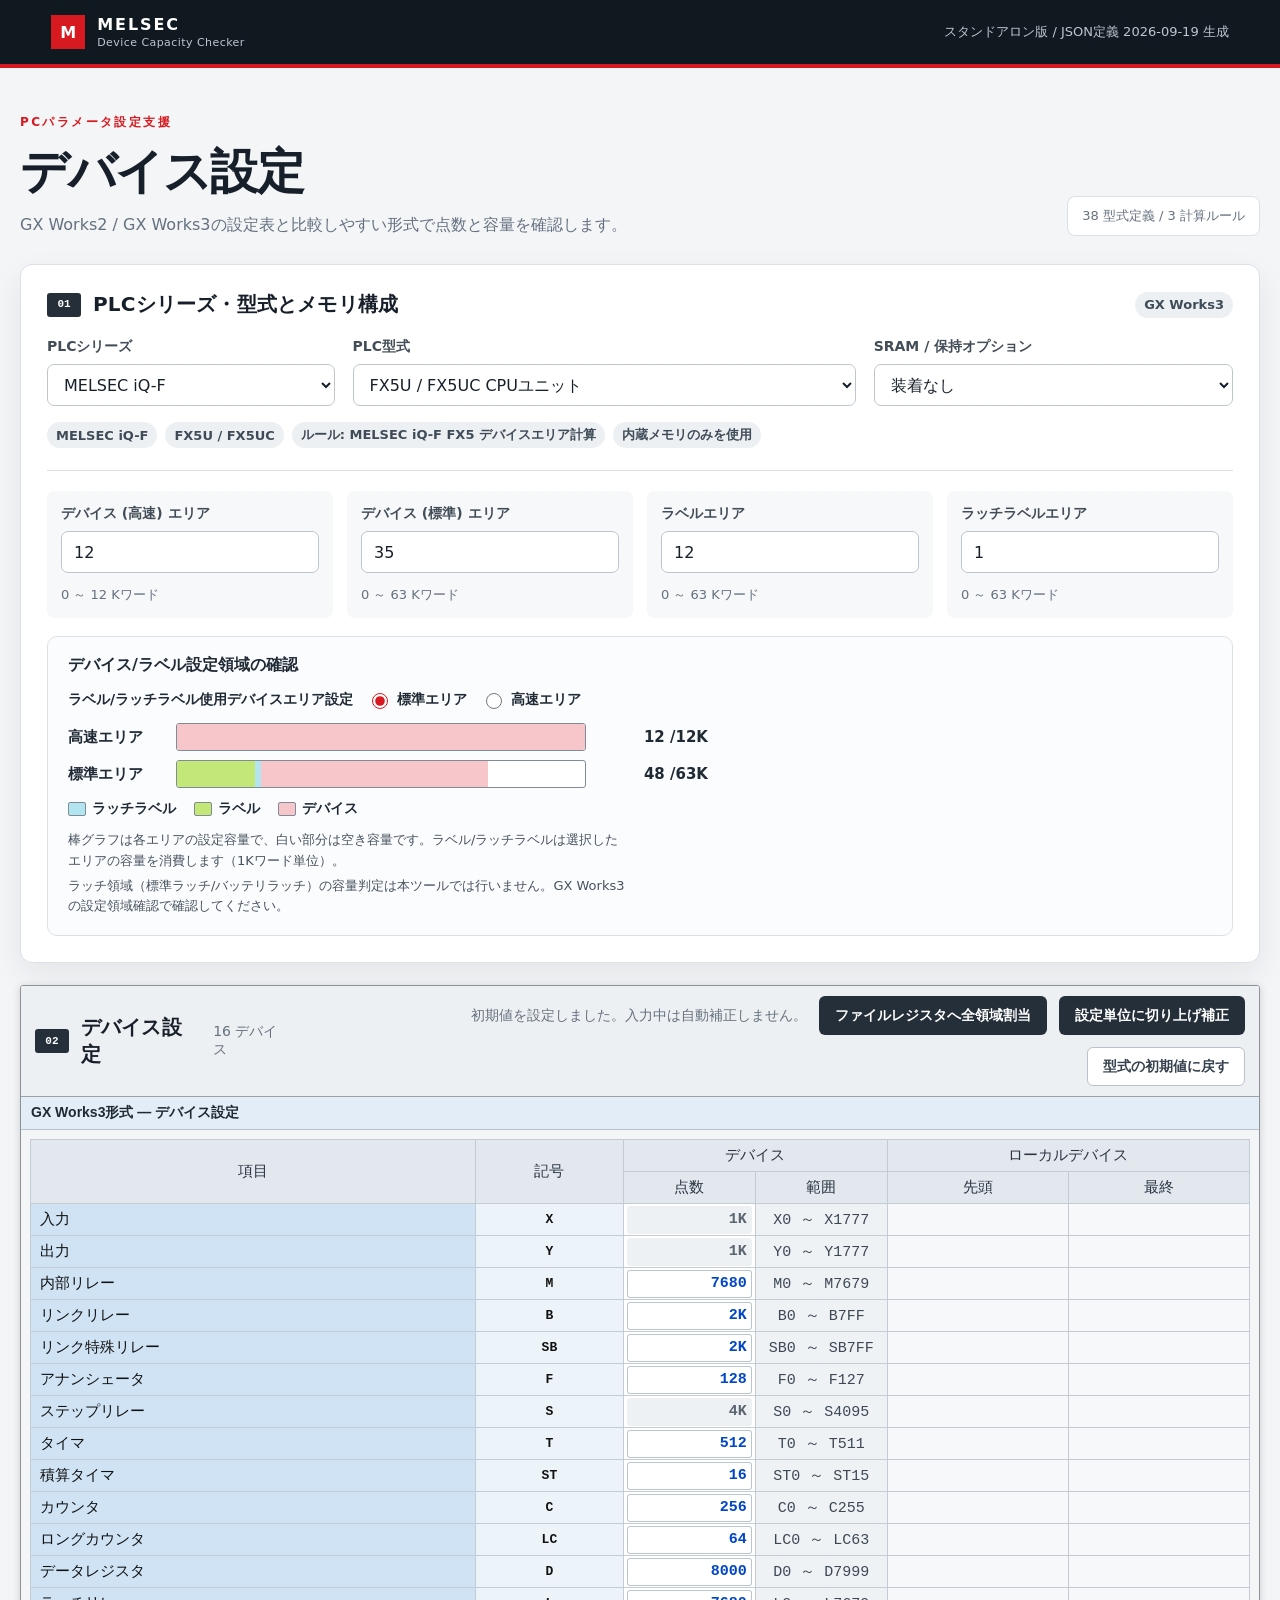
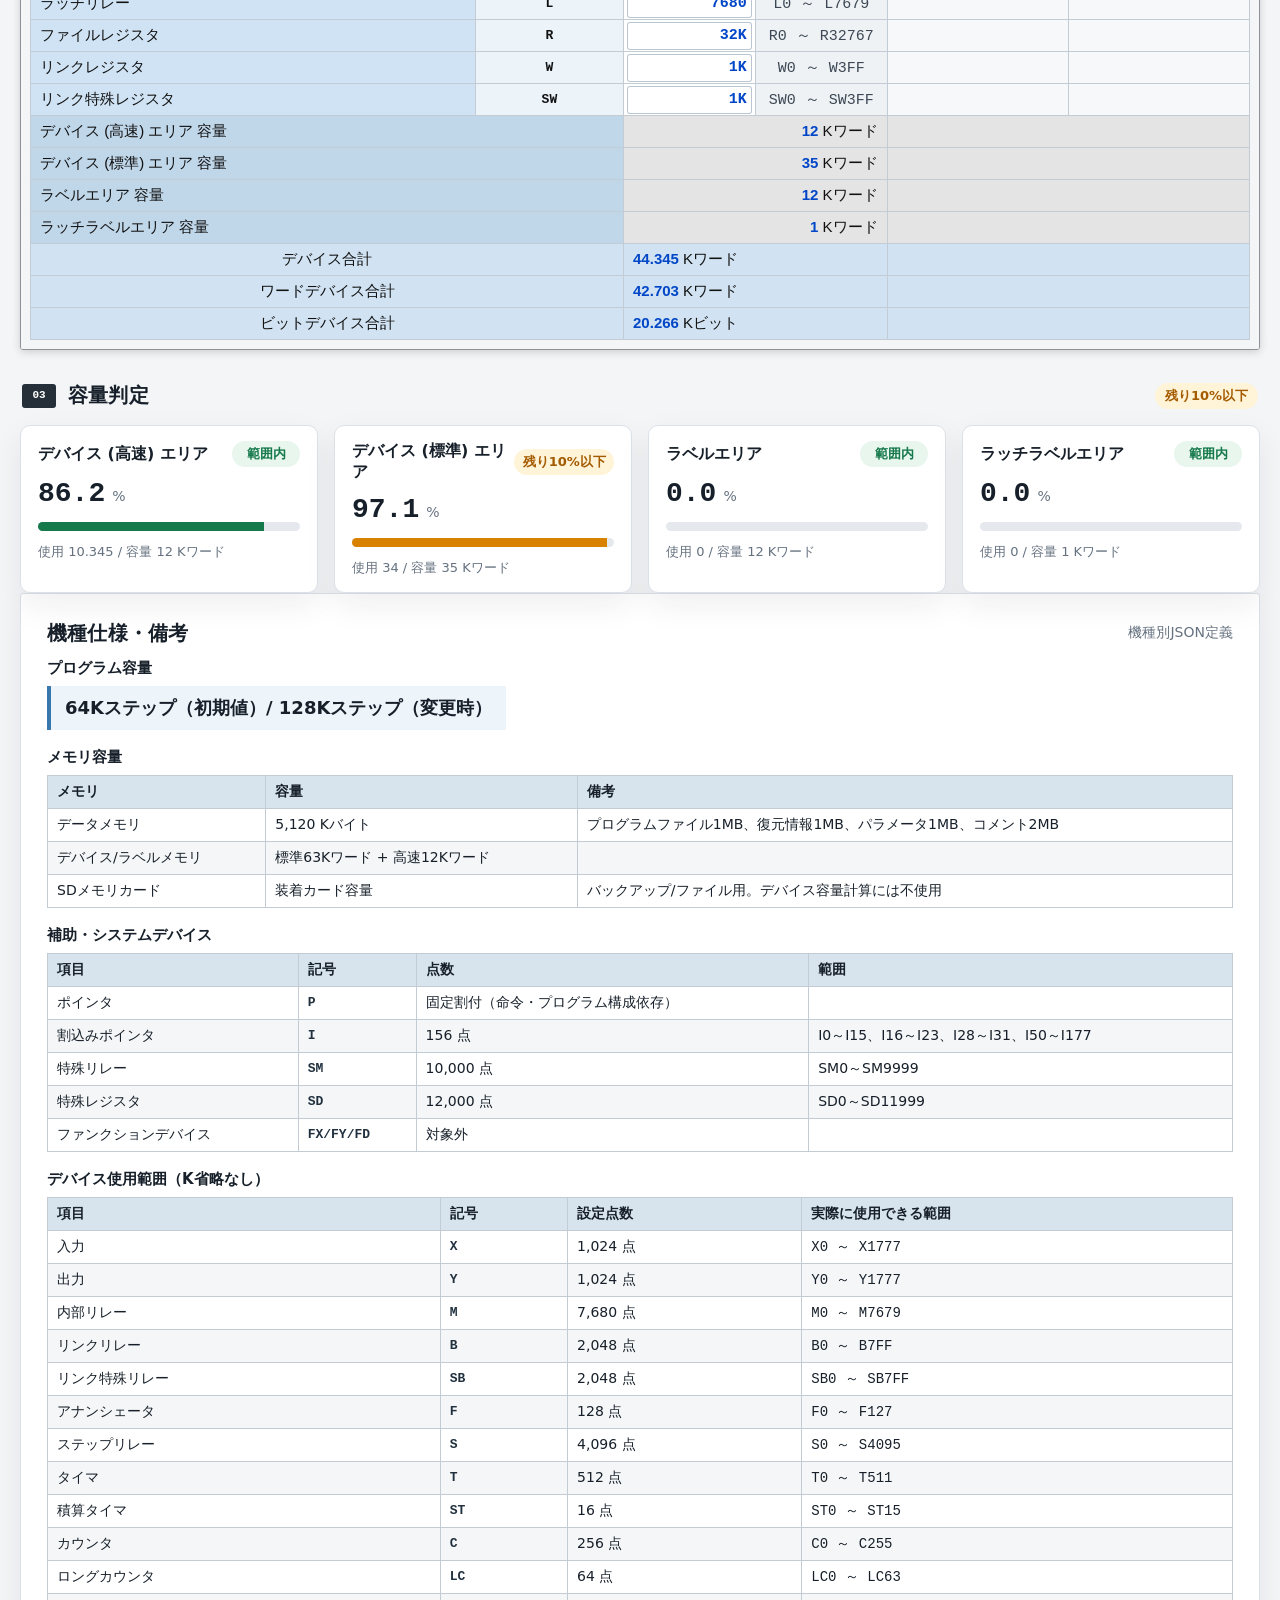
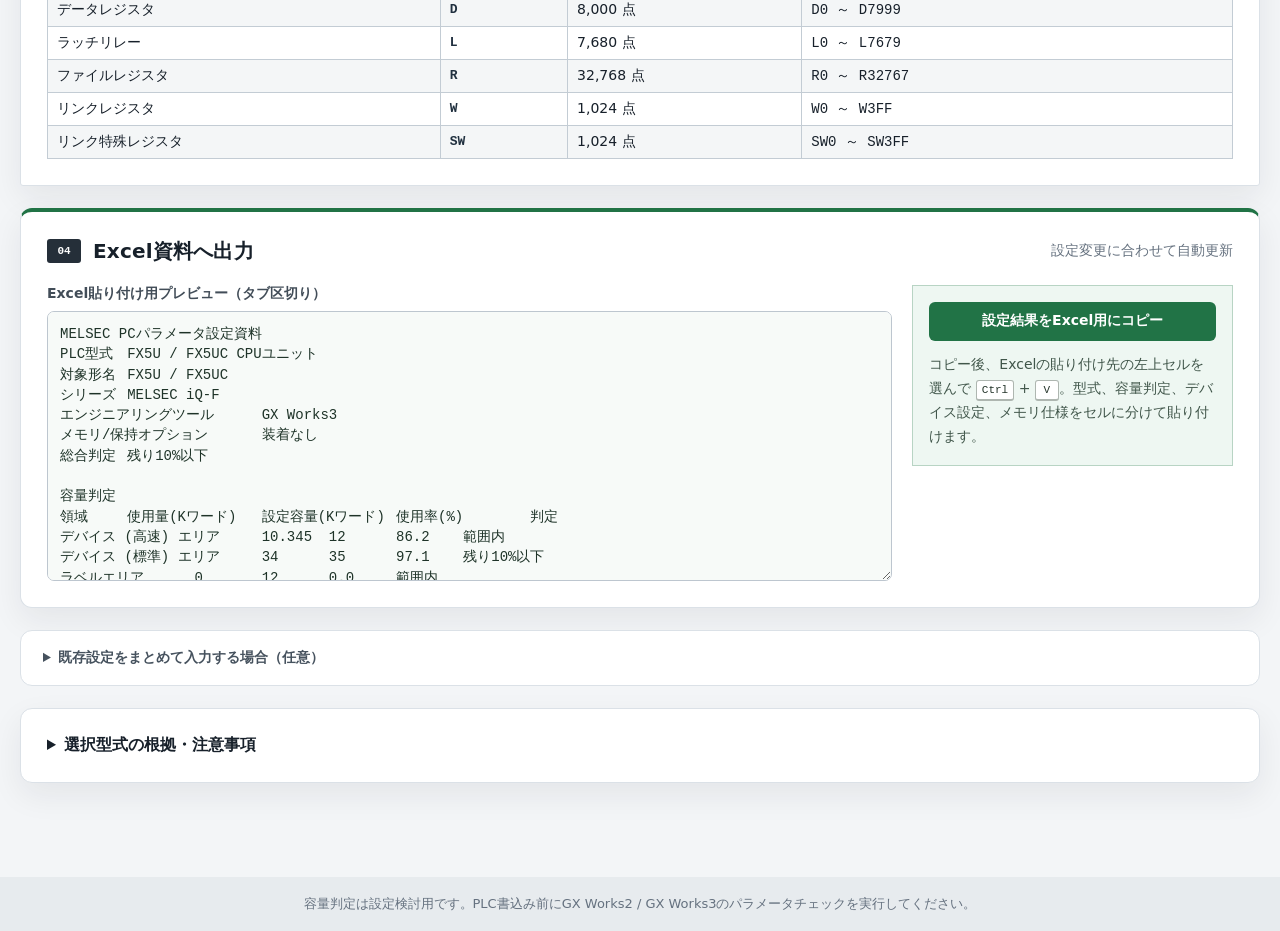
<file: docs/index.html>
<!DOCTYPE html>
<html lang="ja">
<head>
    <meta charset="utf-8" />
    <meta name="viewport" content="width=device-width, initial-scale=1.0" />
    <title>デバイス容量チェック - MELSEC Device Capacity</title>
    <link rel="icon" href="[data-uri]" />
    <style>
:root {
  color-scheme: light;
  --ink: #17202a;
  --muted: #65717f;
  --line: #dbe1e7;
  --surface: #ffffff;
  --canvas: #f3f5f7;
  --accent: #d71920;
  --accent-dark: #a90e14;
  --ok: #16794b;
  --ok-bg: #e8f6ee;
  --warn: #a45b00;
  --warn-bg: #fff3d8;
  --over: #b42318;
  --over-bg: #feeceb;
  --shadow: 0 12px 32px rgba(23, 32, 42, .07);
  font-family: "Yu Gothic UI", "Meiryo", system-ui, sans-serif;
}

* { box-sizing: border-box; }
body { margin: 0; background: var(--canvas); color: var(--ink); }
button, input, select, textarea { font: inherit; }
button, select { cursor: pointer; }

.app-header {
  height: 68px; padding: 0 clamp(20px, 4vw, 64px); display: flex; align-items: center;
  justify-content: space-between; background: #101820; color: white; border-bottom: 4px solid var(--accent);
}
.brand { color: white; text-decoration: none; display: flex; align-items: center; gap: 12px; }
.brand-mark { width: 34px; height: 34px; display: grid; place-items: center; background: var(--accent); font-weight: 800; }
.brand strong { display: block; font-size: 16px; letter-spacing: .12em; }
.brand small { display: block; margin-top: 2px; color: #bdc6ce; font-size: 11px; letter-spacing: .04em; }
.header-note { color: #bdc6ce; font-size: 13px; }

.app-shell { width: min(1480px, calc(100% - 40px)); margin: 0 auto; padding: 46px 0 72px; }
.app-footer { padding: 18px 24px; text-align: center; color: var(--muted); background: #e7ebee; font-size: 13px; }

.hero { display: flex; align-items: flex-end; justify-content: space-between; gap: 28px; margin-bottom: 28px; }
.eyebrow { color: var(--accent); font-size: 12px; font-weight: 800; letter-spacing: .2em; margin: 0 0 10px; }
.hero h1 { max-width: 920px; margin: 0; font-size: clamp(28px, 4vw, 48px); line-height: 1.25; letter-spacing: -.03em; }
.hero p:not(.eyebrow) { margin: 14px 0 0; color: var(--muted); font-size: 16px; }
.catalog-status { flex: 0 0 auto; padding: 10px 14px; background: white; border: 1px solid var(--line); border-radius: 8px; color: var(--muted); font-size: 13px; }

.panel { margin-bottom: 22px; padding: 26px; background: var(--surface); border: 1px solid var(--line); border-radius: 12px; box-shadow: var(--shadow); }
.section-heading { display: flex; align-items: center; justify-content: space-between; gap: 16px; margin-bottom: 20px; }
.section-heading > div { display: flex; align-items: center; gap: 12px; min-width: 0; }
.section-heading .heading-actions { justify-content: flex-end; flex-wrap: wrap; }
.section-heading h2 { margin: 0; font-size: 20px; letter-spacing: .01em; }
.outside-heading { margin: 32px 2px 16px; }
.step-number { display: inline-grid; place-items: center; width: 34px; height: 24px; background: #252f39; color: white; border-radius: 3px; font: 700 11px/1 ui-monospace, monospace; }
.subtle { color: var(--muted); font-size: 14px; }

.control-grid { display: grid; grid-template-columns: minmax(190px, .8fr) minmax(280px, 1.4fr) minmax(240px, 1fr); gap: 18px; }
.field { display: grid; gap: 8px; min-width: 0; }
.field > span { color: #424d58; font-size: 14px; font-weight: 700; }
select, input[type="number"], textarea {
  width: 100%; border: 1px solid #bdc6cf; border-radius: 7px; background: white; color: var(--ink); outline: none;
}
select, input[type="number"] { min-height: 42px; padding: 8px 12px; }
textarea { padding: 12px; line-height: 1.5; resize: vertical; }
select:focus, input:focus, textarea:focus { border-color: #586a7c; box-shadow: 0 0 0 3px rgba(88, 106, 124, .12); }
select:disabled, input:disabled { cursor: not-allowed; background: #f0f2f4; color: #727d87; }

.model-meta { display: flex; flex-wrap: wrap; gap: 8px; margin-top: 16px; }
.meta-chip, .badge { display: inline-flex; align-items: center; min-height: 26px; padding: 4px 9px; border-radius: 999px; font-size: 13px; font-weight: 700; }
.meta-chip { background: #edf0f3; color: #3f4c58; }
.badge-neutral { background: #edf0f3; color: #3f4c58; }

.allocation-grid { display: grid; grid-template-columns: repeat(auto-fit, minmax(190px, 1fr)); gap: 14px; margin-top: 22px; padding-top: 20px; border-top: 1px solid var(--line); }
.capacity-field { padding: 14px; background: #f7f8f9; border-radius: 8px; }
.capacity-field .limit { margin-top: 5px; color: var(--muted); font-size: 13px; }
.shared-memory { margin-top: 18px; padding: 18px 20px; border: 1px solid var(--line); border-radius: 10px; background: #fbfcfd; font-size: 15px; }
.shared-memory.over { border-color: var(--over); background: var(--over-bg); }

.memmap-heading { margin: 0 0 14px; font-size: 16px; font-weight: 800; color: #1f2a35; }
.memmap-stack { display: flex; flex-direction: column; gap: 5px; max-width: 560px; }
.memmap-row { display: flex; align-items: stretch; gap: 12px; }
.memmap-box { flex: 1; display: flex; align-items: center; justify-content: center; min-height: 46px; padding: 8px 12px; border: 1px solid #7f8b97; border-radius: 4px; font-size: 15px; font-weight: 700; color: #1f2a35; text-align: center; }
.memmap-kwords { flex: 0 0 120px; display: flex; align-items: center; justify-content: flex-end; font-size: 15px; font-weight: 700; color: #1f2a35; white-space: nowrap; }
.memmap-device .memmap-box { background: #f7c6cb; }
.memmap-label .memmap-box { background: #c4e878; }
.memmap-latch .memmap-box { background: #b3e5f0; }
.memmap-file .memmap-box { background: #e0ba82; }
.memmap-local .memmap-box { background: #f1f3f5; border-style: dashed; }
.memmap-group { display: flex; gap: 5px; }
.memmap-group-side { flex: 0 0 auto; display: flex; align-items: center; justify-content: center; padding: 10px 8px; border: 1px solid #7f8b97; border-radius: 4px; background: #f5efa0; font-size: 14px; font-weight: 700; color: #1f2a35; writing-mode: vertical-rl; text-orientation: upright; letter-spacing: .12em; }
.memmap-group-rows { flex: 1; display: flex; flex-direction: column; gap: 5px; }
.memmap-summary { margin-top: 14px; padding-top: 12px; border-top: 1px solid #c3ccd4; max-width: 560px; display: flex; flex-direction: column; gap: 6px; }
.memmap-summary-line { display: flex; justify-content: space-between; gap: 16px; font-size: 15px; color: #1f2a35; }
.memmap-summary-line strong { font-size: 15px; }
.memmap-summary-line.memmap-over { color: var(--over); font-weight: 800; }
.memmap-notes { margin-top: 12px; max-width: 560px; }
.memmap-notes p { margin: 4px 0 0; font-size: 13px; line-height: 1.6; color: #46525e; }

.membar-placement { display: flex; flex-wrap: wrap; align-items: center; gap: 14px; margin: 0 0 14px; font-size: 14px; font-weight: 700; color: #1f2a35; }
.membar-placement label { display: inline-flex; align-items: center; gap: 6px; cursor: pointer; }
.membar-placement input { width: 16px; height: 16px; accent-color: var(--accent); }
.membar-list { display: flex; flex-direction: column; gap: 9px; max-width: 640px; }
.membar-row { display: flex; align-items: center; gap: 12px; }
.membar-name { flex: 0 0 96px; font-size: 15px; font-weight: 700; color: #1f2a35; }
.membar-track { flex: 1; display: flex; height: 28px; background: white; border: 1px solid #7f8b97; border-radius: 3px; overflow: hidden; }
.membar-seg { display: inline-block; height: 100%; }
.seg-device { background: #f7c6cb; }
.seg-label { background: #c4e878; }
.seg-latch { background: #b3e5f0; }
.membar-over .membar-track { border-color: var(--over); box-shadow: 0 0 0 2px rgba(180, 35, 24, .25); }
.membar-over .membar-kwords { color: var(--over); }
.membar-kwords { flex: 0 0 110px; text-align: right; font-size: 15px; font-weight: 700; color: #1f2a35; white-space: nowrap; }
.membar-legend { display: flex; flex-wrap: wrap; gap: 18px; margin-top: 12px; font-size: 14px; font-weight: 700; color: #1f2a35; }
.membar-legend span { display: inline-flex; align-items: center; gap: 6px; }
.membar-legend i.membar-seg { width: 18px; height: 14px; border: 1px solid #7f8b97; border-radius: 2px; }

.paste-layout { display: grid; grid-template-columns: minmax(360px, 1.4fr) minmax(240px, .6fr); gap: 20px; }
.paste-actions { display: flex; flex-direction: column; align-items: flex-start; gap: 10px; }
.paste-actions p { margin: 4px 0 0; color: var(--muted); font-size: 14px; line-height: 1.6; }
code { padding: 2px 5px; background: #edf0f3; border-radius: 4px; color: #27333f; }
.button { min-height: 39px; padding: 8px 15px; border: 1px solid transparent; border-radius: 6px; font-size: 14px; font-weight: 800; }
.button-primary { background: var(--accent); color: white; }
.button-primary:hover { background: var(--accent-dark); }
.button-secondary { background: #252f39; color: white; }
.button-ghost { background: white; border-color: #b9c2cb; color: #35414d; }

.summary-grid { display: grid; grid-template-columns: repeat(auto-fit, minmax(250px, 1fr)); gap: 16px; }
.summary-card { overflow: hidden; background: white; border: 1px solid var(--line); border-radius: 10px; box-shadow: var(--shadow); }
.summary-card-head { display: flex; justify-content: space-between; align-items: center; padding: 15px 17px 8px; }
.summary-card h3 { margin: 0; font-size: 16px; }
.summary-numbers { display: flex; align-items: baseline; gap: 7px; padding: 4px 17px 12px; }
.summary-numbers strong { font: 700 28px/1.1 ui-monospace, "SFMono-Regular", monospace; }
.summary-numbers span { color: var(--muted); font-size: 14px; }
.meter { height: 9px; margin: 0 17px 12px; border-radius: 99px; background: #e5e9ed; overflow: hidden; }
.meter > span { display: block; height: 100%; width: 0; background: var(--ok); transition: width .2s ease; }
.summary-foot { padding: 0 17px 15px; color: var(--muted); font-size: 13px; }
.summary-card.warning .meter > span { background: #d98200; }
.summary-card.over .meter > span { background: var(--over); }

.status-pill { display: inline-flex; align-items: center; justify-content: center; min-width: 68px; min-height: 26px; padding: 4px 10px; border-radius: 999px; font-size: 13px; font-weight: 800; white-space: nowrap; }
.status-ok { background: var(--ok-bg); color: var(--ok); }
.status-warning { background: var(--warn-bg); color: var(--warn); }
.status-over, .status-error { background: var(--over-bg); color: var(--over); }
.status-neutral { background: #e9edf0; color: #5d6974; }
.error-panel { margin: 16px 0; padding: 14px 18px; border-left: 4px solid var(--over); background: var(--over-bg); color: #8f1d15; font-size: 15px; line-height: 1.65; }
.error-panel ul { margin: 6px 0 0; padding-left: 20px; }

.table-panel { padding: 0; overflow: hidden; }
.table-panel .section-heading { padding: 22px 24px 0; }
.table-scroll { overflow: auto; max-height: 720px; }
.device-table { width: 100%; border-collapse: collapse; min-width: 920px; font-size: 14px; }
.device-table th { position: sticky; top: 0; z-index: 2; padding: 11px 12px; background: #252f39; color: white; text-align: left; white-space: nowrap; }
.device-table td { padding: 9px 12px; border-bottom: 1px solid #e3e7ea; vertical-align: middle; }
.device-table tbody tr:nth-child(even) { background: #fafbfc; }
.device-table tbody tr:hover { background: #f0f4f7; }
.device-table input { width: 132px; min-height: 34px; text-align: right; font: 700 14px/1 ui-monospace, monospace; }
.device-symbol { font: 800 13px/1 ui-monospace, monospace; color: #20303f; }
.device-range, .memory-value { font-family: ui-monospace, "SFMono-Regular", monospace; white-space: nowrap; }
.row-error { background: var(--over-bg) !important; }

/* GX Worksのパラメータ画面を参照した、ブラウザー用の連続フォーム */
.gx-parameter-panel { border-radius: 3px; border-color: #8c9298; box-shadow: 0 2px 8px rgba(0, 0, 0, .16); }
.gx-parameter-panel .section-heading { margin: 0; padding: 10px 14px; background: #edf0f2; border-bottom: 1px solid #9ca1a6; }
.gx-form-host { background: #f3f5f7; color: #111; font-family: "Yu Gothic UI", Meiryo, sans-serif; }
.gx-dialog-caption { padding: 7px 10px; border-bottom: 1px solid #b9c3cc; background: #e8edf2; color: #1f2a35; font-size: 14px; font-weight: 700; }
.gx-table-scroll { width: 100%; overflow-x: auto; padding: 9px; }
.gx-device-table { width: 100%; min-width: 820px; border-collapse: collapse; table-layout: fixed; font-size: 15px; }
.gx-device-table th, .gx-device-table td { height: 32px; padding: 4px 9px; border: 1px solid #c3ccd4; vertical-align: middle; }
.gx-device-table thead th { background: #e2e8ee; color: #2a3540; text-align: center; font-weight: 500; }
.gx-device-table input[type="text"] { width: 100%; height: 28px; min-height: 0; padding: 1px 5px; border: 0; border-radius: 3px; background: #fff; box-shadow: inset 0 0 0 1px #b9c6d2; color: #0046c7; outline: 0; text-align: right; font: 600 15px/1.2 Consolas, "Yu Gothic UI", monospace; }
.gx-device-table input[type="text"]:focus { background: #fff; box-shadow: inset 0 0 0 2px #2879d0; }
.gx-device-table input[type="text"]:disabled { color: #5a6570; background: #eef1f3; box-shadow: none; opacity: 1; }
.gx-device-name { white-space: nowrap; }
.gx-device-table .device-symbol { color: #111; text-align: center; }
.gx-radix { text-align: center; }
.gx-point-cell { padding: 1px 3px !important; background: #ffffff; }
.gx-latch-cell, .gx-local-cell { background: #f6f8fa; }
.gxworks2-form .gx2-table th:nth-child(1) { width: 22%; }
.gxworks2-form .gx2-table th:nth-child(2) { width: 8%; }
.gxworks2-form .gx2-table th:nth-child(3) { width: 6%; }
.gxworks2-form .gx2-table th:nth-child(4) { width: 13%; }
.gxworks2-form .gx2-table th:nth-child(5) { width: 23%; }
.gxworks2-form .gx2-table th:nth-child(6), .gxworks2-form .gx2-table th:nth-child(7) { width: 14%; }
.gxworks2-form .gx2-table tbody td:first-child { background: #e6ebef; }
.gxworks2-form .gx2-table tbody td:nth-child(2), .gxworks2-form .gx2-table tbody td:nth-child(3) { background: #eef2f5; }
.gxworks2-form .gx2-table tbody .device-range { background: #f0f3f5; color: #3d4854; text-align: center; }
.gxworks2-form .gx2-table tbody tr:hover td { filter: brightness(.98); }
.gx2-device-total { display: flex; flex-wrap: wrap; align-items: center; column-gap: 8px; min-width: 820px; min-height: 31px; border: 1px solid #6d7378; border-top: 0; background: #e2e8ee; padding: 4px 10px; }
.gx2-device-total strong { margin-left: 26px; }
.gx2-device-total strong:first-child { margin-left: 0; }
.gx2-device-total output { width: 110px; padding: 4px 8px; border: 1px solid #6d7378; background: #eef1f3; color: #5a6570; text-align: right; }
.gx2-subtitle { min-width: 820px; margin-top: 14px; padding: 6px 8px; border: 1px solid #6d7378; background: #dfe6ec; font-weight: 700; }
.gx2-capacity-line { display: grid; grid-template-columns: 180px 110px 1fr; align-items: center; min-width: 820px; border: 1px solid #6d7378; border-top: 0; background: #e2e8ee; }
.gx2-capacity-line > * { padding: 5px 8px; }
.gx2-capacity-line output { background: #fff; color: #0046c7; text-align: right; }
.gx2-file-table { margin-top: 7px; }

.gxworks3-form { background: #f3f5f7; }
.gxworks3-form .gx-dialog-caption { background: #e2edf7; }
.gxworks3-form .gx3-table th:nth-child(1) { width: 27%; }
.gxworks3-form .gx3-table th:nth-child(2) { width: 9%; }
.gxworks3-form .gx3-table th:nth-child(3) { width: 16%; }
.gxworks3-form .gx3-table th:nth-child(4) { width: 22%; }
.gxworks3-form .gx3-table th:nth-child(5), .gxworks3-form .gx3-table th:nth-child(6) { width: 13%; }
.gxworks3-form .gx3-table tbody td:first-child { background: #cfe3f4; }
.gxworks3-form .gx3-table tbody td:nth-child(2) { background: #edf4f9; }
.gxworks3-form .gx3-table tbody .device-range { background: #eef2f5; color: #3d4854; text-align: center; }
.gxworks3-form .gx3-table tbody tr:hover td:first-child { background: #bcd8ee; }
.gx3-table tfoot th, .gx3-table tfoot td { background: #d1e3f2; font-weight: 500; }
.gx3-table tfoot output { color: #0046c7; font-weight: 700; }
.gx3-table .gx3-capacity-row th { background: #c0d7ea; text-align: left; }
.gx3-table .gx3-capacity-row td { background: #e4e4e4; text-align: right; }
.gx-device-table .row-error td { background: #ffd9d5 !important; }

.specification-panel { border-radius: 3px; }
.specification-panel .section-heading { margin-bottom: 12px; }
.spec-block + .spec-block { margin-top: 18px; }
.spec-block h3 { margin: 0 0 8px; font-size: 15px; }
.spec-primary-value { display: inline-flex; align-items: baseline; min-width: 280px; padding: 10px 14px; border-left: 4px solid #3978ad; background: #edf4fa; }
.spec-primary-value strong { font-size: 18px; }
.spec-table-scroll { overflow-x: auto; }
.spec-table { width: 100%; min-width: 650px; border-collapse: collapse; font-size: 14px; }
.spec-table th, .spec-table td { padding: 7px 9px; border: 1px solid #c3ccd4; text-align: left; }
.spec-table th { background: #d7e4ee; font-weight: 600; }
.spec-table tbody tr:nth-child(even) td { background: #f4f6f7; }

.excel-output-panel { border-top: 4px solid #217346; }
.excel-output-layout { display: grid; grid-template-columns: minmax(460px, 1.45fr) minmax(250px, .55fr); gap: 20px; align-items: start; }
.excel-output-field textarea { min-height: 260px; background: #f7faf8; color: #1e3328; font: 14px/1.45 Consolas, "Yu Gothic UI", monospace; white-space: pre; }
.excel-output-actions { display: flex; flex-direction: column; align-items: flex-start; gap: 12px; padding: 16px; border: 1px solid #b8d4c4; background: #eef7f2; }
.excel-output-actions .button-primary { width: 100%; background: #217346; }
.excel-output-actions .button-primary:hover { background: #185c37; }
.excel-output-actions p { margin: 0; color: #40564a; font-size: 14px; line-height: 1.7; }
kbd { display: inline-block; min-width: 24px; padding: 1px 5px; border: 1px solid #aeb6b0; border-bottom-width: 2px; border-radius: 3px; background: white; color: #26362c; font: 11px/1.5 Consolas, monospace; text-align: center; }
.optional-input-panel { padding: 18px 22px; box-shadow: none; }
.optional-input-panel summary { cursor: pointer; color: #46525e; font-size: 14px; font-weight: 700; }
.optional-input-content { margin-top: 18px; padding-top: 18px; border-top: 1px solid var(--line); }

.source-panel details > summary { cursor: pointer; font-weight: 800; }
.source-content { padding-top: 16px; color: #46525e; font-size: 14px; line-height: 1.7; }
.source-content ul { margin: 8px 0; padding-left: 22px; }

@media (max-width: 760px) {
  .app-shell { width: min(100% - 24px, 1480px); padding-top: 28px; }
  .header-note { display: none; }
  .hero { align-items: flex-start; flex-direction: column; }
  .control-grid, .paste-layout, .excel-output-layout { grid-template-columns: 1fr; }
  .panel { padding: 18px; }
  .section-heading { align-items: flex-start; }
  .outside-heading { padding: 0 2px; }
  .gx-table-scroll { padding: 5px; }
  .section-heading .heading-actions { align-items: flex-end; flex-direction: column; }
}

    </style>
</head>
<body>
    <header class="app-header">
        <a class="brand" href="#">
            <span class="brand-mark" aria-hidden="true">M</span>
            <span><strong>MELSEC</strong><small>Device Capacity Checker</small></span>
        </a>
        <span class="header-note">スタンドアロン版 / JSON定義 2026-09-19 生成</span>
    </header>
    <main role="main" class="app-shell">
<section class="hero">
    <div>
        <p class="eyebrow">PCパラメータ設定支援</p>
        <h1>デバイス設定</h1>
        <p>GX Works2 / GX Works3の設定表と比較しやすい形式で点数と容量を確認します。</p>
    </div>
    <div id="catalogStatus" class="catalog-status" role="status">定義を読み込み中...</div>
</section>

<section class="panel selector-panel" aria-labelledby="selectionHeading">
    <div class="section-heading">
        <div><span class="step-number">01</span><h2 id="selectionHeading">PLCシリーズ・型式とメモリ構成</h2></div>
        <span id="toolBadge" class="badge badge-neutral">-</span>
    </div>
    <div class="control-grid">
        <label class="field">
            <span>PLCシリーズ</span>
            <select id="seriesSelect" disabled><option>読み込み中...</option></select>
        </label>
        <label class="field">
            <span>PLC型式</span>
            <select id="modelSelect" disabled><option>読み込み中...</option></select>
        </label>
        <label class="field">
            <span>SRAM / 保持オプション</span>
            <select id="memorySelect" disabled></select>
        </label>
    </div>
    <div id="modelMeta" class="model-meta"></div>
    <div id="allocationFields" class="allocation-grid"></div>
    <div id="sharedMemoryPanel" class="shared-memory" hidden></div>
</section>

<section class="panel table-panel gx-parameter-panel" aria-labelledby="deviceHeading">
    <div class="section-heading">
        <div><span class="step-number">02</span><h2 id="deviceHeading">デバイス設定</h2><span id="deviceCount" class="subtle"></span></div>
        <div class="heading-actions">
            <span id="deviceActionStatus" class="subtle" role="status">青文字セルを直接編集します（入力中は自動補正しません）</span>
            <button id="allocateFileRegisterButton" type="button" class="button button-secondary">ファイルレジスタへ全領域割当</button>
            <button id="correctUnitsButton" type="button" class="button button-secondary">設定単位に切り上げ補正</button>
            <button id="resetButton" type="button" class="button button-ghost">型式の初期値に戻す</button>
        </div>
    </div>
    <div id="deviceFormHost" class="gx-form-host" aria-live="polite"></div>
</section>

<section aria-labelledby="summaryHeading">
    <div class="section-heading outside-heading">
        <div><span class="step-number">03</span><h2 id="summaryHeading">容量判定</h2></div>
        <span id="overallStatus" class="status-pill status-neutral">-</span>
    </div>
    <div id="summaryCards" class="summary-grid"></div>
    <div id="errorPanel" class="error-panel" hidden></div>
</section>

<section id="specificationPanel" class="panel specification-panel" aria-labelledby="specificationHeading" hidden>
    <div class="section-heading">
        <div><h2 id="specificationHeading">機種仕様・備考</h2></div>
        <span class="subtle">機種別JSON定義</span>
    </div>
    <div id="specificationContent"></div>
</section>

<section class="panel excel-output-panel" aria-labelledby="excelOutputHeading">
    <div class="section-heading">
        <div><span class="step-number">04</span><h2 id="excelOutputHeading">Excel資料へ出力</h2></div>
        <span id="copyStatus" class="subtle" role="status">設定変更に合わせて自動更新</span>
    </div>
    <div class="excel-output-layout">
        <label class="field excel-output-field">
            <span>Excel貼り付け用プレビュー（タブ区切り）</span>
            <textarea id="excelOutput" rows="12" readonly></textarea>
        </label>
        <div class="excel-output-actions">
            <button id="copyExcelButton" type="button" class="button button-primary">設定結果をExcel用にコピー</button>
            <p>コピー後、Excelの貼り付け先の左上セルを選んで <kbd>Ctrl</kbd> + <kbd>V</kbd>。型式、容量判定、デバイス設定、メモリ仕様をセルに分けて貼り付けます。</p>
        </div>
    </div>
</section>

<section class="panel optional-input-panel" aria-labelledby="pasteHeading">
    <details>
        <summary id="pasteHeading">既存設定をまとめて入力する場合（任意）</summary>
        <div class="paste-layout optional-input-content">
            <label class="field paste-field">
                <span>数値1列、または「記号＋数値」の2列</span>
                <textarea id="pasteInput" rows="4" placeholder="1列: 8K&#10;15K&#10;8K&#10;&#10;または2列:&#10;M&#9;15K&#10;D&#9;22K"></textarea>
            </label>
            <div class="paste-actions">
                <button id="applyPasteButton" type="button" class="button button-secondary">入力値を表へ反映</button>
                <button id="clearPasteButton" type="button" class="button button-ghost">入力欄をクリア</button>
                <p>新規設定では使用不要です。既存資料の数値を再利用するときだけ使用します。</p>
            </div>
        </div>
    </details>
</section>

<section class="panel source-panel" aria-labelledby="sourceHeading">
    <details>
        <summary id="sourceHeading">選択型式の根拠・注意事項</summary>
        <div id="sourceContent" class="source-content"></div>
    </details>
</section>

<noscript><div class="error-panel">このアプリは計算にJavaScriptを使用します。ブラウザーのJavaScriptを有効にしてください。</div></noscript>
    </main>
    <footer class="app-footer">容量判定は設定検討用です。PLC書込み前にGX Works2 / GX Works3のパラメータチェックを実行してください。</footer>
    <script id="catalog-data" type="application/json">{"models":[{"modelNames":["FX5U","FX5UC"],"areas":[{"defaultKWords":12,"minKWords":0,"maxKWords":12,"absoluteMaxKWords":null,"configurable":true,"expandWithMemory":false,"capacityFromMemoryOption":false,"overheadWords":0,"unitLabel":"Kワード","id":"high","displayName":"デバイス (高速) エリア"},{"defaultKWords":35,"minKWords":0,"maxKWords":63,"absoluteMaxKWords":null,"configurable":true,"expandWithMemory":false,"capacityFromMemoryOption":false,"overheadWords":0,"unitLabel":"Kワード","id":"standard","displayName":"デバイス (標準) エリア"},{"defaultKWords":12,"minKWords":0,"maxKWords":63,"absoluteMaxKWords":null,"configurable":true,"expandWithMemory":false,"capacityFromMemoryOption":false,"overheadWords":0,"unitLabel":"Kワード","id":"label","displayName":"ラベルエリア"},{"defaultKWords":1,"minKWords":0,"maxKWords":63,"absoluteMaxKWords":null,"configurable":true,"expandWithMemory":false,"capacityFromMemoryOption":false,"overheadWords":0,"unitLabel":"Kワード","id":"latchLabel","displayName":"ラッチラベルエリア"}],"sharedMemoryBaseKWords":null,"sharedAreaIds":[],"memoryBlocks":[{"totalKWords":12,"areaIds":["high"],"id":"high","displayName":"高速エリア"},{"totalKWords":63,"areaIds":["label","latchLabel","standard"],"id":"standard","displayName":"標準エリア"}],"labelPlacementSelectable":true,"allowedMemoryOptionIds":["none","fx5-battery"],"allowedStorageOptionIds":["none"],"deviceOverrides":{},"sources":[{"pages":["117-122"],"manual":"JY997D54301S - MELSEC iQ-F FX5ユーザーズマニュアル(応用編)"}],"notes":["GX Works3の初期構成相当の点数を入力済み。必要に応じて実プロジェクト値をExcelから上書きする。","ラベル/ラッチラベルを標準エリア配置とした場合はラベル+ラッチラベル+デバイス(標準)が63Kワード以内、高速エリア配置とした場合はラベル+ラッチラベル+デバイス(高速)が12Kワード以内（1Kワード単位）。","ラッチ領域（標準ラッチ12Kワード/バッテリラッチ）の容量判定は未対応。GX Works3の設定領域確認で確認する。"],"programCapacityKSteps":null,"programCapacityText":"64Kステップ（初期値）/ 128Kステップ（変更時）","memoryDrives":[{"drive":"","capacityKBytes":5120,"capacityText":null,"expandWithMemory":false,"note":"プログラムファイル1MB、復元情報1MB、パラメータ1MB、コメント2MB","displayName":"データメモリ"},{"drive":"","capacityKBytes":null,"capacityText":"標準63Kワード + 高速12Kワード","expandWithMemory":false,"note":null,"displayName":"デバイス/ラベルメモリ"},{"drive":"","capacityKBytes":null,"capacityText":"装着カード容量","expandWithMemory":false,"note":"バックアップ/ファイル用。デバイス容量計算には不使用","displayName":"SDメモリカード"}],"systemDeviceProfileId":"fx5","auxiliaryDevices":[],"id":"fx5u-uc","displayName":"FX5U / FX5UC CPUユニット","series":"MELSEC iQ-F","engineeringTool":"GX Works3","ruleSetId":"fx5"},{"modelNames":["FX5UJ"],"areas":[{"defaultKWords":12,"minKWords":12,"maxKWords":12,"absoluteMaxKWords":null,"configurable":false,"expandWithMemory":false,"capacityFromMemoryOption":false,"overheadWords":0,"unitLabel":"Kワード","id":"high","displayName":"デバイス (高速) エリア"},{"defaultKWords":35,"minKWords":35,"maxKWords":35,"absoluteMaxKWords":null,"configurable":false,"expandWithMemory":false,"capacityFromMemoryOption":false,"overheadWords":0,"unitLabel":"Kワード","id":"standard","displayName":"デバイス (標準) エリア"},{"defaultKWords":12,"minKWords":12,"maxKWords":12,"absoluteMaxKWords":null,"configurable":false,"expandWithMemory":false,"capacityFromMemoryOption":false,"overheadWords":0,"unitLabel":"Kワード","id":"label","displayName":"ラベルエリア"},{"defaultKWords":1,"minKWords":1,"maxKWords":1,"absoluteMaxKWords":null,"configurable":false,"expandWithMemory":false,"capacityFromMemoryOption":false,"overheadWords":0,"unitLabel":"Kワード","id":"latchLabel","displayName":"ラッチラベルエリア"}],"sharedMemoryBaseKWords":null,"sharedAreaIds":[],"memoryBlocks":[{"totalKWords":12,"areaIds":["high"],"id":"high","displayName":"高速エリア"},{"totalKWords":48,"areaIds":["label","latchLabel","standard"],"id":"standard","displayName":"標準エリア"}],"labelPlacementSelectable":false,"allowedMemoryOptionIds":["none","fx5-battery"],"allowedStorageOptionIds":["none"],"deviceOverrides":{"M":{"name":null,"areaId":null,"defaultPoints":7680,"settingUnit":1,"maxPoints":7680,"fixed":true,"hidden":null},"B":{"name":null,"areaId":null,"defaultPoints":2048,"settingUnit":1,"maxPoints":2048,"fixed":true,"hidden":null},"SB":{"name":null,"areaId":null,"defaultPoints":2048,"settingUnit":1,"maxPoints":2048,"fixed":true,"hidden":null},"F":{"name":null,"areaId":null,"defaultPoints":128,"settingUnit":1,"maxPoints":128,"fixed":true,"hidden":null},"T":{"name":null,"areaId":null,"defaultPoints":512,"settingUnit":1,"maxPoints":512,"fixed":true,"hidden":null},"ST":{"name":null,"areaId":null,"defaultPoints":16,"settingUnit":1,"maxPoints":16,"fixed":true,"hidden":null},"C":{"name":null,"areaId":null,"defaultPoints":256,"settingUnit":1,"maxPoints":256,"fixed":true,"hidden":null},"LC":{"name":null,"areaId":null,"defaultPoints":64,"settingUnit":1,"maxPoints":64,"fixed":true,"hidden":null},"D":{"name":null,"areaId":null,"defaultPoints":8000,"settingUnit":1,"maxPoints":8000,"fixed":true,"hidden":null},"L":{"name":null,"areaId":null,"defaultPoints":7680,"settingUnit":1,"maxPoints":7680,"fixed":true,"hidden":null},"R":{"name":null,"areaId":null,"defaultPoints":32768,"settingUnit":1,"maxPoints":32768,"fixed":true,"hidden":null},"W":{"name":null,"areaId":null,"defaultPoints":1024,"settingUnit":1,"maxPoints":1024,"fixed":true,"hidden":null},"SW":{"name":null,"areaId":null,"defaultPoints":1024,"settingUnit":1,"maxPoints":1024,"fixed":true,"hidden":null}},"sources":[{"pages":["117-122"],"manual":"JY997D54301S - MELSEC iQ-F FX5ユーザーズマニュアル(応用編)"}],"notes":["FX5UJはデバイス/ラベルメモリエリア設定を変更できない。"],"programCapacityKSteps":48,"programCapacityText":null,"memoryDrives":[{"drive":"","capacityKBytes":5120,"capacityText":null,"expandWithMemory":false,"note":"プログラムファイル1MB、復元情報1MB、パラメータ1MB、コメント2MB","displayName":"データメモリ"},{"drive":"","capacityKBytes":null,"capacityText":"標準48Kワード","expandWithMemory":false,"note":null,"displayName":"デバイス/ラベルメモリ"},{"drive":"","capacityKBytes":null,"capacityText":"装着カード容量","expandWithMemory":false,"note":"バックアップ/ファイル用。デバイス容量計算には不使用","displayName":"SDメモリカード"}],"systemDeviceProfileId":"fx5","auxiliaryDevices":[],"id":"fx5uj","displayName":"FX5UJ CPUユニット","series":"MELSEC iQ-F","engineeringTool":"GX Works3","ruleSetId":"fx5"},{"modelNames":["L04HCPU"],"areas":[{"defaultKWords":40,"minKWords":2,"maxKWords":200,"absoluteMaxKWords":null,"configurable":true,"expandWithMemory":false,"capacityFromMemoryOption":false,"overheadWords":2048,"unitLabel":"Kワード","id":"device","displayName":"デバイスエリア"},{"defaultKWords":30,"minKWords":0,"maxKWords":198,"absoluteMaxKWords":null,"configurable":true,"expandWithMemory":false,"capacityFromMemoryOption":false,"overheadWords":0,"unitLabel":"Kワード","id":"label","displayName":"ラベルエリア"},{"defaultKWords":2,"minKWords":0,"maxKWords":160,"absoluteMaxKWords":null,"configurable":true,"expandWithMemory":false,"capacityFromMemoryOption":false,"overheadWords":0,"unitLabel":"Kワード","id":"latchLabel","displayName":"ラッチラベルエリア"},{"defaultKWords":0,"minKWords":0,"maxKWords":200,"absoluteMaxKWords":null,"configurable":false,"expandWithMemory":false,"capacityFromMemoryOption":false,"overheadWords":0,"unitLabel":"Kワード","id":"local","displayName":"ローカルデバイスエリア (自動残容量)"},{"defaultKWords":128,"minKWords":0,"maxKWords":160,"absoluteMaxKWords":null,"configurable":true,"expandWithMemory":false,"capacityFromMemoryOption":false,"overheadWords":0,"unitLabel":"Kワード","id":"fileStorage","displayName":"ファイル格納エリア"}],"sharedMemoryBaseKWords":200,"sharedAreaIds":["device","label","latchLabel","local","fileStorage"],"memoryBlocks":[],"labelPlacementSelectable":false,"allowedMemoryOptionIds":["none"],"allowedStorageOptionIds":["none"],"deviceOverrides":{},"sources":[{"pages":["69-71","478-480"],"manual":"SH-082170CHN-H - MELSEC iQ-L CPU Module User Manual Application"},{"pages":["20"],"manual":"SH-082160CHN-E - MELSEC iQ-L CPU Module User Manual Startup"}],"notes":["参照マニュアルは中国語版。応用編のエリア表と入門編の性能仕様表を照合。"],"programCapacityKSteps":40,"programCapacityText":null,"memoryDrives":[{"drive":"0","capacityKBytes":160,"capacityText":null,"expandWithMemory":false,"note":null,"displayName":"プログラムメモリ"},{"drive":"2","capacityKBytes":null,"capacityText":"装着カード容量","expandWithMemory":false,"note":"バックアップ用。容量計算には不使用","displayName":"SDメモリカード"},{"drive":"3","capacityKBytes":400,"capacityText":null,"expandWithMemory":false,"note":null,"displayName":"デバイス/ラベルメモリ"},{"drive":"4","capacityKBytes":2048,"capacityText":null,"expandWithMemory":false,"note":null,"displayName":"データメモリ"},{"drive":"5","capacityKBytes":5120,"capacityText":null,"expandWithMemory":false,"note":null,"displayName":"ファンクションメモリ"}],"systemDeviceProfileId":"iqr-standard","auxiliaryDevices":[],"id":"iql-l04","displayName":"L04HCPU","series":"MELSEC iQ-L","engineeringTool":"GX Works3","ruleSetId":"gxworks3"},{"modelNames":["L08HCPU"],"areas":[{"defaultKWords":40,"minKWords":2,"maxKWords":594,"absoluteMaxKWords":null,"configurable":true,"expandWithMemory":false,"capacityFromMemoryOption":false,"overheadWords":2048,"unitLabel":"Kワード","id":"device","displayName":"デバイスエリア"},{"defaultKWords":40,"minKWords":0,"maxKWords":592,"absoluteMaxKWords":null,"configurable":true,"expandWithMemory":false,"capacityFromMemoryOption":false,"overheadWords":0,"unitLabel":"Kワード","id":"label","displayName":"ラベルエリア"},{"defaultKWords":2,"minKWords":0,"maxKWords":544,"absoluteMaxKWords":null,"configurable":true,"expandWithMemory":false,"capacityFromMemoryOption":false,"overheadWords":0,"unitLabel":"Kワード","id":"latchLabel","displayName":"ラッチラベルエリア"},{"defaultKWords":0,"minKWords":0,"maxKWords":594,"absoluteMaxKWords":null,"configurable":false,"expandWithMemory":false,"capacityFromMemoryOption":false,"overheadWords":0,"unitLabel":"Kワード","id":"local","displayName":"ローカルデバイスエリア (自動残容量)"},{"defaultKWords":512,"minKWords":0,"maxKWords":544,"absoluteMaxKWords":null,"configurable":true,"expandWithMemory":false,"capacityFromMemoryOption":false,"overheadWords":0,"unitLabel":"Kワード","id":"fileStorage","displayName":"ファイル格納エリア"}],"sharedMemoryBaseKWords":594,"sharedAreaIds":["device","label","latchLabel","local","fileStorage"],"memoryBlocks":[],"labelPlacementSelectable":false,"allowedMemoryOptionIds":["none"],"allowedStorageOptionIds":["none"],"deviceOverrides":{},"sources":[{"pages":["69-71","478-480"],"manual":"SH-082170CHN-H - MELSEC iQ-L CPU Module User Manual Application"},{"pages":["20"],"manual":"SH-082160CHN-E - MELSEC iQ-L CPU Module User Manual Startup"}],"notes":["参照マニュアルは中国語版。応用編のエリア表と入門編の性能仕様表を照合。"],"programCapacityKSteps":80,"programCapacityText":null,"memoryDrives":[{"drive":"0","capacityKBytes":320,"capacityText":null,"expandWithMemory":false,"note":null,"displayName":"プログラムメモリ"},{"drive":"2","capacityKBytes":null,"capacityText":"装着カード容量","expandWithMemory":false,"note":"バックアップ用。容量計算には不使用","displayName":"SDメモリカード"},{"drive":"3","capacityKBytes":1188,"capacityText":null,"expandWithMemory":false,"note":null,"displayName":"デバイス/ラベルメモリ"},{"drive":"4","capacityKBytes":5120,"capacityText":null,"expandWithMemory":false,"note":null,"displayName":"データメモリ"},{"drive":"5","capacityKBytes":5120,"capacityText":null,"expandWithMemory":false,"note":null,"displayName":"ファンクションメモリ"}],"systemDeviceProfileId":"iqr-standard","auxiliaryDevices":[],"id":"iql-l08","displayName":"L08HCPU","series":"MELSEC iQ-L","engineeringTool":"GX Works3","ruleSetId":"gxworks3"},{"modelNames":["L16HCPU"],"areas":[{"defaultKWords":40,"minKWords":2,"maxKWords":860,"absoluteMaxKWords":null,"configurable":true,"expandWithMemory":false,"capacityFromMemoryOption":false,"overheadWords":2048,"unitLabel":"Kワード","id":"device","displayName":"デバイスエリア"},{"defaultKWords":50,"minKWords":0,"maxKWords":858,"absoluteMaxKWords":null,"configurable":true,"expandWithMemory":false,"capacityFromMemoryOption":false,"overheadWords":0,"unitLabel":"Kワード","id":"label","displayName":"ラベルエリア"},{"defaultKWords":2,"minKWords":0,"maxKWords":800,"absoluteMaxKWords":null,"configurable":true,"expandWithMemory":false,"capacityFromMemoryOption":false,"overheadWords":0,"unitLabel":"Kワード","id":"latchLabel","displayName":"ラッチラベルエリア"},{"defaultKWords":0,"minKWords":0,"maxKWords":860,"absoluteMaxKWords":null,"configurable":false,"expandWithMemory":false,"capacityFromMemoryOption":false,"overheadWords":0,"unitLabel":"Kワード","id":"local","displayName":"ローカルデバイスエリア (自動残容量)"},{"defaultKWords":768,"minKWords":0,"maxKWords":800,"absoluteMaxKWords":null,"configurable":true,"expandWithMemory":false,"capacityFromMemoryOption":false,"overheadWords":0,"unitLabel":"Kワード","id":"fileStorage","displayName":"ファイル格納エリア"}],"sharedMemoryBaseKWords":860,"sharedAreaIds":["device","label","latchLabel","local","fileStorage"],"memoryBlocks":[],"labelPlacementSelectable":false,"allowedMemoryOptionIds":["none"],"allowedStorageOptionIds":["none"],"deviceOverrides":{},"sources":[{"pages":["69-71","478-480"],"manual":"SH-082170CHN-H - MELSEC iQ-L CPU Module User Manual Application"},{"pages":["20"],"manual":"SH-082160CHN-E - MELSEC iQ-L CPU Module User Manual Startup"}],"notes":["参照マニュアルは中国語版。応用編のエリア表と入門編の性能仕様表を照合。"],"programCapacityKSteps":160,"programCapacityText":null,"memoryDrives":[{"drive":"0","capacityKBytes":640,"capacityText":null,"expandWithMemory":false,"note":null,"displayName":"プログラムメモリ"},{"drive":"2","capacityKBytes":null,"capacityText":"装着カード容量","expandWithMemory":false,"note":"バックアップ用。容量計算には不使用","displayName":"SDメモリカード"},{"drive":"3","capacityKBytes":1720,"capacityText":null,"expandWithMemory":false,"note":null,"displayName":"デバイス/ラベルメモリ"},{"drive":"4","capacityKBytes":10240,"capacityText":null,"expandWithMemory":false,"note":null,"displayName":"データメモリ"},{"drive":"5","capacityKBytes":5120,"capacityText":null,"expandWithMemory":false,"note":null,"displayName":"ファンクションメモリ"}],"systemDeviceProfileId":"iqr-standard","auxiliaryDevices":[],"id":"iql-l16","displayName":"L16HCPU","series":"MELSEC iQ-L","engineeringTool":"GX Works3","ruleSetId":"gxworks3"},{"modelNames":["R00CPU","R01CPU","R02CPU"],"areas":[{"defaultKWords":30,"minKWords":1,"maxKWords":126,"absoluteMaxKWords":null,"configurable":true,"expandWithMemory":false,"capacityFromMemoryOption":false,"overheadWords":1024,"unitLabel":"Kワード","id":"device","displayName":"デバイスエリア"},{"defaultKWords":30,"minKWords":0,"maxKWords":125,"absoluteMaxKWords":null,"configurable":true,"expandWithMemory":false,"capacityFromMemoryOption":false,"overheadWords":0,"unitLabel":"Kワード","id":"label","displayName":"ラベルエリア"},{"defaultKWords":2,"minKWords":0,"maxKWords":96,"absoluteMaxKWords":null,"configurable":true,"expandWithMemory":false,"capacityFromMemoryOption":false,"overheadWords":0,"unitLabel":"Kワード","id":"latchLabel","displayName":"ラッチラベルエリア"},{"defaultKWords":0,"minKWords":0,"maxKWords":126,"absoluteMaxKWords":null,"configurable":false,"expandWithMemory":false,"capacityFromMemoryOption":false,"overheadWords":0,"unitLabel":"Kワード","id":"local","displayName":"ローカルデバイスエリア (自動残容量)"},{"defaultKWords":64,"minKWords":0,"maxKWords":96,"absoluteMaxKWords":null,"configurable":true,"expandWithMemory":false,"capacityFromMemoryOption":false,"overheadWords":0,"unitLabel":"Kワード","id":"fileStorage","displayName":"ファイル格納エリア"}],"sharedMemoryBaseKWords":126,"sharedAreaIds":["device","label","latchLabel","local","fileStorage"],"memoryBlocks":[],"labelPlacementSelectable":false,"allowedMemoryOptionIds":["none"],"allowedStorageOptionIds":["none"],"deviceOverrides":{"X":{"name":null,"areaId":null,"defaultPoints":8192,"settingUnit":null,"maxPoints":8192,"fixed":null,"hidden":null},"Y":{"name":null,"areaId":null,"defaultPoints":8192,"settingUnit":null,"maxPoints":8192,"fixed":null,"hidden":null},"M":{"name":null,"areaId":null,"defaultPoints":8192,"settingUnit":null,"maxPoints":null,"fixed":null,"hidden":null},"T":{"name":null,"areaId":null,"defaultPoints":2048,"settingUnit":null,"maxPoints":null,"fixed":null,"hidden":null},"LT":{"name":null,"areaId":null,"defaultPoints":0,"settingUnit":null,"maxPoints":null,"fixed":null,"hidden":null},"C":{"name":null,"areaId":null,"defaultPoints":1024,"settingUnit":null,"maxPoints":null,"fixed":null,"hidden":null},"LC":{"name":null,"areaId":null,"defaultPoints":0,"settingUnit":null,"maxPoints":null,"fixed":null,"hidden":null},"D":{"name":null,"areaId":null,"defaultPoints":12288,"settingUnit":null,"maxPoints":null,"fixed":null,"hidden":null}},"sources":[{"pages":["127-128","406-408"],"manual":"SH-082487-G - MELSEC iQ-R シーケンサCPUユニットユーザーズマニュアル"}],"notes":["R00/R01/R02では拡張SRAMカセット設定なし。","デバイスエリアの固定領域は最小容量1Kワードに合わせて計算。"],"programCapacityKSteps":null,"programCapacityText":"R00CPU: 10K / R01CPU: 15K / R02CPU: 20Kステップ","memoryDrives":[{"drive":"0","capacityKBytes":null,"capacityText":"R00:40 / R01:60 / R02:80 Kバイト","expandWithMemory":false,"note":null,"displayName":"プログラムメモリ"},{"drive":"2","capacityKBytes":null,"capacityText":"装着カード容量","expandWithMemory":false,"note":"バックアップ用。容量計算には不使用","displayName":"SDメモリカード"},{"drive":"3","capacityKBytes":252,"capacityText":null,"expandWithMemory":true,"note":null,"displayName":"デバイス/ラベルメモリ"},{"drive":"4","capacityKBytes":1536,"capacityText":null,"expandWithMemory":false,"note":null,"displayName":"データメモリ"}],"systemDeviceProfileId":"iqr-standard","auxiliaryDevices":[],"id":"iqr-r00-r02","displayName":"R00CPU / R01CPU / R02CPU","series":"MELSEC iQ-R","engineeringTool":"GX Works3","ruleSetId":"gxworks3"},{"modelNames":["R04CPU","R04ENCPU"],"areas":[{"defaultKWords":40,"minKWords":2,"maxKWords":200,"absoluteMaxKWords":null,"configurable":true,"expandWithMemory":true,"capacityFromMemoryOption":false,"overheadWords":2048,"unitLabel":"Kワード","id":"device","displayName":"デバイスエリア"},{"defaultKWords":30,"minKWords":0,"maxKWords":198,"absoluteMaxKWords":null,"configurable":true,"expandWithMemory":true,"capacityFromMemoryOption":false,"overheadWords":0,"unitLabel":"Kワード","id":"label","displayName":"ラベルエリア"},{"defaultKWords":2,"minKWords":0,"maxKWords":160,"absoluteMaxKWords":null,"configurable":true,"expandWithMemory":true,"capacityFromMemoryOption":false,"overheadWords":0,"unitLabel":"Kワード","id":"latchLabel","displayName":"ラッチラベルエリア"},{"defaultKWords":0,"minKWords":0,"maxKWords":200,"absoluteMaxKWords":null,"configurable":false,"expandWithMemory":true,"capacityFromMemoryOption":false,"overheadWords":0,"unitLabel":"Kワード","id":"local","displayName":"ローカルデバイスエリア (自動残容量)"},{"defaultKWords":128,"minKWords":0,"maxKWords":160,"absoluteMaxKWords":null,"configurable":true,"expandWithMemory":true,"capacityFromMemoryOption":false,"overheadWords":0,"unitLabel":"Kワード","id":"fileStorage","displayName":"ファイル格納エリア"}],"sharedMemoryBaseKWords":200,"sharedAreaIds":["device","label","latchLabel","local","fileStorage"],"memoryBlocks":[],"labelPlacementSelectable":false,"allowedMemoryOptionIds":["none","iqr-sram-1mb","iqr-sram-2mb","iqr-sram-4mb","iqr-sram-8mb","iqr-sram-16mb","iqr-batteryless"],"allowedStorageOptionIds":["none"],"deviceOverrides":{},"sources":[{"pages":["127-129","406-408"],"manual":"SH-082487-G - MELSEC iQ-R シーケンサCPUユニットユーザーズマニュアル"}],"notes":[],"programCapacityKSteps":40,"programCapacityText":null,"memoryDrives":[{"drive":"0","capacityKBytes":160,"capacityText":null,"expandWithMemory":false,"note":null,"displayName":"プログラムメモリ"},{"drive":"2","capacityKBytes":null,"capacityText":"装着カード容量","expandWithMemory":false,"note":"バックアップ用。容量計算には不使用","displayName":"SDメモリカード"},{"drive":"3","capacityKBytes":400,"capacityText":null,"expandWithMemory":true,"note":null,"displayName":"デバイス/ラベルメモリ"},{"drive":"4","capacityKBytes":2048,"capacityText":null,"expandWithMemory":false,"note":null,"displayName":"データメモリ"}],"systemDeviceProfileId":"iqr-standard","auxiliaryDevices":[],"id":"iqr-r04","displayName":"R04CPU / R04ENCPU","series":"MELSEC iQ-R","engineeringTool":"GX Works3","ruleSetId":"gxworks3"},{"modelNames":["R08CPU","R08ENCPU"],"areas":[{"defaultKWords":40,"minKWords":2,"maxKWords":594,"absoluteMaxKWords":null,"configurable":true,"expandWithMemory":true,"capacityFromMemoryOption":false,"overheadWords":2048,"unitLabel":"Kワード","id":"device","displayName":"デバイスエリア"},{"defaultKWords":40,"minKWords":0,"maxKWords":592,"absoluteMaxKWords":null,"configurable":true,"expandWithMemory":true,"capacityFromMemoryOption":false,"overheadWords":0,"unitLabel":"Kワード","id":"label","displayName":"ラベルエリア"},{"defaultKWords":2,"minKWords":0,"maxKWords":544,"absoluteMaxKWords":null,"configurable":true,"expandWithMemory":true,"capacityFromMemoryOption":false,"overheadWords":0,"unitLabel":"Kワード","id":"latchLabel","displayName":"ラッチラベルエリア"},{"defaultKWords":0,"minKWords":0,"maxKWords":594,"absoluteMaxKWords":null,"configurable":false,"expandWithMemory":true,"capacityFromMemoryOption":false,"overheadWords":0,"unitLabel":"Kワード","id":"local","displayName":"ローカルデバイスエリア (自動残容量)"},{"defaultKWords":512,"minKWords":0,"maxKWords":544,"absoluteMaxKWords":null,"configurable":true,"expandWithMemory":true,"capacityFromMemoryOption":false,"overheadWords":0,"unitLabel":"Kワード","id":"fileStorage","displayName":"ファイル格納エリア"}],"sharedMemoryBaseKWords":594,"sharedAreaIds":["device","label","latchLabel","local","fileStorage"],"memoryBlocks":[],"labelPlacementSelectable":false,"allowedMemoryOptionIds":["none","iqr-sram-1mb","iqr-sram-2mb","iqr-sram-4mb","iqr-sram-8mb","iqr-sram-16mb","iqr-batteryless"],"allowedStorageOptionIds":["none"],"deviceOverrides":{},"sources":[{"pages":["127-129","406-408"],"manual":"SH-082487-G - MELSEC iQ-R シーケンサCPUユニットユーザーズマニュアル"}],"notes":[],"programCapacityKSteps":80,"programCapacityText":null,"memoryDrives":[{"drive":"0","capacityKBytes":320,"capacityText":null,"expandWithMemory":false,"note":null,"displayName":"プログラムメモリ"},{"drive":"2","capacityKBytes":null,"capacityText":"装着カード容量","expandWithMemory":false,"note":"バックアップ用。容量計算には不使用","displayName":"SDメモリカード"},{"drive":"3","capacityKBytes":1188,"capacityText":null,"expandWithMemory":true,"note":null,"displayName":"デバイス/ラベルメモリ"},{"drive":"4","capacityKBytes":5120,"capacityText":null,"expandWithMemory":false,"note":null,"displayName":"データメモリ"}],"systemDeviceProfileId":"iqr-standard","auxiliaryDevices":[],"id":"iqr-r08","displayName":"R08CPU / R08ENCPU","series":"MELSEC iQ-R","engineeringTool":"GX Works3","ruleSetId":"gxworks3"},{"modelNames":["R120CPU","R120ENCPU"],"areas":[{"defaultKWords":40,"minKWords":2,"maxKWords":1690,"absoluteMaxKWords":null,"configurable":true,"expandWithMemory":true,"capacityFromMemoryOption":false,"overheadWords":2048,"unitLabel":"Kワード","id":"device","displayName":"デバイスエリア"},{"defaultKWords":110,"minKWords":0,"maxKWords":1688,"absoluteMaxKWords":null,"configurable":true,"expandWithMemory":true,"capacityFromMemoryOption":false,"overheadWords":0,"unitLabel":"Kワード","id":"label","displayName":"ラベルエリア"},{"defaultKWords":4,"minKWords":0,"maxKWords":1600,"absoluteMaxKWords":null,"configurable":true,"expandWithMemory":true,"capacityFromMemoryOption":false,"overheadWords":0,"unitLabel":"Kワード","id":"latchLabel","displayName":"ラッチラベルエリア"},{"defaultKWords":0,"minKWords":0,"maxKWords":1690,"absoluteMaxKWords":null,"configurable":false,"expandWithMemory":true,"capacityFromMemoryOption":false,"overheadWords":0,"unitLabel":"Kワード","id":"local","displayName":"ローカルデバイスエリア (自動残容量)"},{"defaultKWords":1536,"minKWords":0,"maxKWords":1600,"absoluteMaxKWords":null,"configurable":true,"expandWithMemory":true,"capacityFromMemoryOption":false,"overheadWords":0,"unitLabel":"Kワード","id":"fileStorage","displayName":"ファイル格納エリア"}],"sharedMemoryBaseKWords":1690,"sharedAreaIds":["device","label","latchLabel","local","fileStorage"],"memoryBlocks":[],"labelPlacementSelectable":false,"allowedMemoryOptionIds":["none","iqr-sram-1mb","iqr-sram-2mb","iqr-sram-4mb","iqr-sram-8mb","iqr-sram-16mb","iqr-batteryless"],"allowedStorageOptionIds":["none"],"deviceOverrides":{},"sources":[{"pages":["127-129","406-408"],"manual":"SH-082487-G - MELSEC iQ-R シーケンサCPUユニットユーザーズマニュアル"}],"notes":[],"programCapacityKSteps":1200,"programCapacityText":null,"memoryDrives":[{"drive":"0","capacityKBytes":4800,"capacityText":null,"expandWithMemory":false,"note":null,"displayName":"プログラムメモリ"},{"drive":"2","capacityKBytes":null,"capacityText":"装着カード容量","expandWithMemory":false,"note":"バックアップ用。容量計算には不使用","displayName":"SDメモリカード"},{"drive":"3","capacityKBytes":3380,"capacityText":null,"expandWithMemory":true,"note":null,"displayName":"デバイス/ラベルメモリ"},{"drive":"4","capacityKBytes":40960,"capacityText":null,"expandWithMemory":false,"note":null,"displayName":"データメモリ"}],"systemDeviceProfileId":"iqr-r120","auxiliaryDevices":[],"id":"iqr-r120","displayName":"R120CPU / R120ENCPU","series":"MELSEC iQ-R","engineeringTool":"GX Works3","ruleSetId":"gxworks3"},{"modelNames":["R16CPU","R16ENCPU"],"areas":[{"defaultKWords":40,"minKWords":2,"maxKWords":860,"absoluteMaxKWords":null,"configurable":true,"expandWithMemory":true,"capacityFromMemoryOption":false,"overheadWords":2048,"unitLabel":"Kワード","id":"device","displayName":"デバイスエリア"},{"defaultKWords":50,"minKWords":0,"maxKWords":858,"absoluteMaxKWords":null,"configurable":true,"expandWithMemory":true,"capacityFromMemoryOption":false,"overheadWords":0,"unitLabel":"Kワード","id":"label","displayName":"ラベルエリア"},{"defaultKWords":2,"minKWords":0,"maxKWords":800,"absoluteMaxKWords":null,"configurable":true,"expandWithMemory":true,"capacityFromMemoryOption":false,"overheadWords":0,"unitLabel":"Kワード","id":"latchLabel","displayName":"ラッチラベルエリア"},{"defaultKWords":0,"minKWords":0,"maxKWords":860,"absoluteMaxKWords":null,"configurable":false,"expandWithMemory":true,"capacityFromMemoryOption":false,"overheadWords":0,"unitLabel":"Kワード","id":"local","displayName":"ローカルデバイスエリア (自動残容量)"},{"defaultKWords":768,"minKWords":0,"maxKWords":800,"absoluteMaxKWords":null,"configurable":true,"expandWithMemory":true,"capacityFromMemoryOption":false,"overheadWords":0,"unitLabel":"Kワード","id":"fileStorage","displayName":"ファイル格納エリア"}],"sharedMemoryBaseKWords":860,"sharedAreaIds":["device","label","latchLabel","local","fileStorage"],"memoryBlocks":[],"labelPlacementSelectable":false,"allowedMemoryOptionIds":["none","iqr-sram-1mb","iqr-sram-2mb","iqr-sram-4mb","iqr-sram-8mb","iqr-sram-16mb","iqr-batteryless"],"allowedStorageOptionIds":["none"],"deviceOverrides":{},"sources":[{"pages":["127-129","406-408"],"manual":"SH-082487-G - MELSEC iQ-R シーケンサCPUユニットユーザーズマニュアル"}],"notes":[],"programCapacityKSteps":160,"programCapacityText":null,"memoryDrives":[{"drive":"0","capacityKBytes":640,"capacityText":null,"expandWithMemory":false,"note":null,"displayName":"プログラムメモリ"},{"drive":"2","capacityKBytes":null,"capacityText":"装着カード容量","expandWithMemory":false,"note":"バックアップ用。容量計算には不使用","displayName":"SDメモリカード"},{"drive":"3","capacityKBytes":1720,"capacityText":null,"expandWithMemory":true,"note":null,"displayName":"デバイス/ラベルメモリ"},{"drive":"4","capacityKBytes":10240,"capacityText":null,"expandWithMemory":false,"note":null,"displayName":"データメモリ"}],"systemDeviceProfileId":"iqr-standard","auxiliaryDevices":[],"id":"iqr-r16","displayName":"R16CPU / R16ENCPU","series":"MELSEC iQ-R","engineeringTool":"GX Works3","ruleSetId":"gxworks3"},{"modelNames":["R32CPU","R32ENCPU"],"areas":[{"defaultKWords":40,"minKWords":2,"maxKWords":1158,"absoluteMaxKWords":null,"configurable":true,"expandWithMemory":true,"capacityFromMemoryOption":false,"overheadWords":2048,"unitLabel":"Kワード","id":"device","displayName":"デバイスエリア"},{"defaultKWords":90,"minKWords":0,"maxKWords":1156,"absoluteMaxKWords":null,"configurable":true,"expandWithMemory":true,"capacityFromMemoryOption":false,"overheadWords":0,"unitLabel":"Kワード","id":"label","displayName":"ラベルエリア"},{"defaultKWords":4,"minKWords":0,"maxKWords":1088,"absoluteMaxKWords":null,"configurable":true,"expandWithMemory":true,"capacityFromMemoryOption":false,"overheadWords":0,"unitLabel":"Kワード","id":"latchLabel","displayName":"ラッチラベルエリア"},{"defaultKWords":0,"minKWords":0,"maxKWords":1158,"absoluteMaxKWords":null,"configurable":false,"expandWithMemory":true,"capacityFromMemoryOption":false,"overheadWords":0,"unitLabel":"Kワード","id":"local","displayName":"ローカルデバイスエリア (自動残容量)"},{"defaultKWords":1024,"minKWords":0,"maxKWords":1088,"absoluteMaxKWords":null,"configurable":true,"expandWithMemory":true,"capacityFromMemoryOption":false,"overheadWords":0,"unitLabel":"Kワード","id":"fileStorage","displayName":"ファイル格納エリア"}],"sharedMemoryBaseKWords":1158,"sharedAreaIds":["device","label","latchLabel","local","fileStorage"],"memoryBlocks":[],"labelPlacementSelectable":false,"allowedMemoryOptionIds":["none","iqr-sram-1mb","iqr-sram-2mb","iqr-sram-4mb","iqr-sram-8mb","iqr-sram-16mb","iqr-batteryless"],"allowedStorageOptionIds":["none"],"deviceOverrides":{},"sources":[{"pages":["127-129","406-408"],"manual":"SH-082487-G - MELSEC iQ-R シーケンサCPUユニットユーザーズマニュアル"}],"notes":[],"programCapacityKSteps":320,"programCapacityText":null,"memoryDrives":[{"drive":"0","capacityKBytes":1280,"capacityText":null,"expandWithMemory":false,"note":null,"displayName":"プログラムメモリ"},{"drive":"2","capacityKBytes":null,"capacityText":"装着カード容量","expandWithMemory":false,"note":"バックアップ用。容量計算には不使用","displayName":"SDメモリカード"},{"drive":"3","capacityKBytes":2316,"capacityText":null,"expandWithMemory":true,"note":null,"displayName":"デバイス/ラベルメモリ"},{"drive":"4","capacityKBytes":20480,"capacityText":null,"expandWithMemory":false,"note":null,"displayName":"データメモリ"}],"systemDeviceProfileId":"iqr-standard","auxiliaryDevices":[],"id":"iqr-r32","displayName":"R32CPU / R32ENCPU","series":"MELSEC iQ-R","engineeringTool":"GX Works3","ruleSetId":"gxworks3"},{"modelNames":["R08PCPU"],"areas":[{"defaultKWords":40,"minKWords":2,"maxKWords":594,"absoluteMaxKWords":null,"configurable":true,"expandWithMemory":true,"capacityFromMemoryOption":false,"overheadWords":2048,"unitLabel":"Kワード","id":"device","displayName":"デバイスエリア"},{"defaultKWords":40,"minKWords":0,"maxKWords":592,"absoluteMaxKWords":null,"configurable":true,"expandWithMemory":true,"capacityFromMemoryOption":false,"overheadWords":0,"unitLabel":"Kワード","id":"label","displayName":"ラベルエリア"},{"defaultKWords":2,"minKWords":0,"maxKWords":544,"absoluteMaxKWords":null,"configurable":true,"expandWithMemory":true,"capacityFromMemoryOption":false,"overheadWords":0,"unitLabel":"Kワード","id":"latchLabel","displayName":"ラッチラベルエリア"},{"defaultKWords":0,"minKWords":0,"maxKWords":594,"absoluteMaxKWords":null,"configurable":false,"expandWithMemory":true,"capacityFromMemoryOption":false,"overheadWords":0,"unitLabel":"Kワード","id":"local","displayName":"ローカルデバイスエリア (自動残容量)"},{"defaultKWords":512,"minKWords":0,"maxKWords":544,"absoluteMaxKWords":null,"configurable":true,"expandWithMemory":true,"capacityFromMemoryOption":false,"overheadWords":0,"unitLabel":"Kワード","id":"fileStorage","displayName":"ファイル格納エリア"}],"sharedMemoryBaseKWords":594,"sharedAreaIds":["device","label","latchLabel","local","fileStorage"],"memoryBlocks":[],"labelPlacementSelectable":false,"allowedMemoryOptionIds":["none","process-sram-2mb","process-sram-8mb"],"allowedStorageOptionIds":["none"],"deviceOverrides":{},"sources":[{"pages":["145-147","454-456"],"manual":"SH-082492-E - MELSEC iQ-R プロセスCPUユニットユーザーズマニュアル"}],"notes":[],"programCapacityKSteps":80,"programCapacityText":null,"memoryDrives":[{"drive":"0","capacityKBytes":320,"capacityText":null,"expandWithMemory":false,"note":null,"displayName":"プログラムメモリ"},{"drive":"2","capacityKBytes":null,"capacityText":"装着カード容量","expandWithMemory":false,"note":"バックアップ用。容量計算には不使用","displayName":"SDメモリカード"},{"drive":"3","capacityKBytes":1188,"capacityText":null,"expandWithMemory":true,"note":null,"displayName":"デバイス/ラベルメモリ"},{"drive":"4","capacityKBytes":5120,"capacityText":null,"expandWithMemory":false,"note":null,"displayName":"データメモリ"}],"systemDeviceProfileId":"iqr-standard","auxiliaryDevices":[],"id":"process-r08","displayName":"R08PCPU","series":"MELSEC iQ-R プロセスCPU","engineeringTool":"GX Works3","ruleSetId":"gxworks3"},{"modelNames":["R120PCPU"],"areas":[{"defaultKWords":40,"minKWords":2,"maxKWords":1690,"absoluteMaxKWords":null,"configurable":true,"expandWithMemory":true,"capacityFromMemoryOption":false,"overheadWords":2048,"unitLabel":"Kワード","id":"device","displayName":"デバイスエリア"},{"defaultKWords":110,"minKWords":0,"maxKWords":1688,"absoluteMaxKWords":null,"configurable":true,"expandWithMemory":true,"capacityFromMemoryOption":false,"overheadWords":0,"unitLabel":"Kワード","id":"label","displayName":"ラベルエリア"},{"defaultKWords":4,"minKWords":0,"maxKWords":1600,"absoluteMaxKWords":null,"configurable":true,"expandWithMemory":true,"capacityFromMemoryOption":false,"overheadWords":0,"unitLabel":"Kワード","id":"latchLabel","displayName":"ラッチラベルエリア"},{"defaultKWords":0,"minKWords":0,"maxKWords":1690,"absoluteMaxKWords":null,"configurable":false,"expandWithMemory":true,"capacityFromMemoryOption":false,"overheadWords":0,"unitLabel":"Kワード","id":"local","displayName":"ローカルデバイスエリア (自動残容量)"},{"defaultKWords":1536,"minKWords":0,"maxKWords":1600,"absoluteMaxKWords":null,"configurable":true,"expandWithMemory":true,"capacityFromMemoryOption":false,"overheadWords":0,"unitLabel":"Kワード","id":"fileStorage","displayName":"ファイル格納エリア"}],"sharedMemoryBaseKWords":1690,"sharedAreaIds":["device","label","latchLabel","local","fileStorage"],"memoryBlocks":[],"labelPlacementSelectable":false,"allowedMemoryOptionIds":["none","process-sram-2mb","process-sram-8mb"],"allowedStorageOptionIds":["none"],"deviceOverrides":{},"sources":[{"pages":["145-147","454-456"],"manual":"SH-082492-E - MELSEC iQ-R プロセスCPUユニットユーザーズマニュアル"}],"notes":[],"programCapacityKSteps":1200,"programCapacityText":null,"memoryDrives":[{"drive":"0","capacityKBytes":4800,"capacityText":null,"expandWithMemory":false,"note":null,"displayName":"プログラムメモリ"},{"drive":"2","capacityKBytes":null,"capacityText":"装着カード容量","expandWithMemory":false,"note":"バックアップ用。容量計算には不使用","displayName":"SDメモリカード"},{"drive":"3","capacityKBytes":3380,"capacityText":null,"expandWithMemory":true,"note":null,"displayName":"デバイス/ラベルメモリ"},{"drive":"4","capacityKBytes":40960,"capacityText":null,"expandWithMemory":false,"note":null,"displayName":"データメモリ"}],"systemDeviceProfileId":"iqr-r120","auxiliaryDevices":[],"id":"process-r120","displayName":"R120PCPU","series":"MELSEC iQ-R プロセスCPU","engineeringTool":"GX Works3","ruleSetId":"gxworks3"},{"modelNames":["R16PCPU"],"areas":[{"defaultKWords":40,"minKWords":2,"maxKWords":860,"absoluteMaxKWords":null,"configurable":true,"expandWithMemory":true,"capacityFromMemoryOption":false,"overheadWords":2048,"unitLabel":"Kワード","id":"device","displayName":"デバイスエリア"},{"defaultKWords":50,"minKWords":0,"maxKWords":858,"absoluteMaxKWords":null,"configurable":true,"expandWithMemory":true,"capacityFromMemoryOption":false,"overheadWords":0,"unitLabel":"Kワード","id":"label","displayName":"ラベルエリア"},{"defaultKWords":2,"minKWords":0,"maxKWords":800,"absoluteMaxKWords":null,"configurable":true,"expandWithMemory":true,"capacityFromMemoryOption":false,"overheadWords":0,"unitLabel":"Kワード","id":"latchLabel","displayName":"ラッチラベルエリア"},{"defaultKWords":0,"minKWords":0,"maxKWords":860,"absoluteMaxKWords":null,"configurable":false,"expandWithMemory":true,"capacityFromMemoryOption":false,"overheadWords":0,"unitLabel":"Kワード","id":"local","displayName":"ローカルデバイスエリア (自動残容量)"},{"defaultKWords":768,"minKWords":0,"maxKWords":800,"absoluteMaxKWords":null,"configurable":true,"expandWithMemory":true,"capacityFromMemoryOption":false,"overheadWords":0,"unitLabel":"Kワード","id":"fileStorage","displayName":"ファイル格納エリア"}],"sharedMemoryBaseKWords":860,"sharedAreaIds":["device","label","latchLabel","local","fileStorage"],"memoryBlocks":[],"labelPlacementSelectable":false,"allowedMemoryOptionIds":["none","process-sram-2mb","process-sram-8mb"],"allowedStorageOptionIds":["none"],"deviceOverrides":{},"sources":[{"pages":["145-147","454-456"],"manual":"SH-082492-E - MELSEC iQ-R プロセスCPUユニットユーザーズマニュアル"}],"notes":[],"programCapacityKSteps":160,"programCapacityText":null,"memoryDrives":[{"drive":"0","capacityKBytes":640,"capacityText":null,"expandWithMemory":false,"note":null,"displayName":"プログラムメモリ"},{"drive":"2","capacityKBytes":null,"capacityText":"装着カード容量","expandWithMemory":false,"note":"バックアップ用。容量計算には不使用","displayName":"SDメモリカード"},{"drive":"3","capacityKBytes":1720,"capacityText":null,"expandWithMemory":true,"note":null,"displayName":"デバイス/ラベルメモリ"},{"drive":"4","capacityKBytes":10240,"capacityText":null,"expandWithMemory":false,"note":null,"displayName":"データメモリ"}],"systemDeviceProfileId":"iqr-standard","auxiliaryDevices":[],"id":"process-r16","displayName":"R16PCPU","series":"MELSEC iQ-R プロセスCPU","engineeringTool":"GX Works3","ruleSetId":"gxworks3"},{"modelNames":["R32PCPU"],"areas":[{"defaultKWords":40,"minKWords":2,"maxKWords":1158,"absoluteMaxKWords":null,"configurable":true,"expandWithMemory":true,"capacityFromMemoryOption":false,"overheadWords":2048,"unitLabel":"Kワード","id":"device","displayName":"デバイスエリア"},{"defaultKWords":90,"minKWords":0,"maxKWords":1156,"absoluteMaxKWords":null,"configurable":true,"expandWithMemory":true,"capacityFromMemoryOption":false,"overheadWords":0,"unitLabel":"Kワード","id":"label","displayName":"ラベルエリア"},{"defaultKWords":4,"minKWords":0,"maxKWords":1088,"absoluteMaxKWords":null,"configurable":true,"expandWithMemory":true,"capacityFromMemoryOption":false,"overheadWords":0,"unitLabel":"Kワード","id":"latchLabel","displayName":"ラッチラベルエリア"},{"defaultKWords":0,"minKWords":0,"maxKWords":1158,"absoluteMaxKWords":null,"configurable":false,"expandWithMemory":true,"capacityFromMemoryOption":false,"overheadWords":0,"unitLabel":"Kワード","id":"local","displayName":"ローカルデバイスエリア (自動残容量)"},{"defaultKWords":1024,"minKWords":0,"maxKWords":1088,"absoluteMaxKWords":null,"configurable":true,"expandWithMemory":true,"capacityFromMemoryOption":false,"overheadWords":0,"unitLabel":"Kワード","id":"fileStorage","displayName":"ファイル格納エリア"}],"sharedMemoryBaseKWords":1158,"sharedAreaIds":["device","label","latchLabel","local","fileStorage"],"memoryBlocks":[],"labelPlacementSelectable":false,"allowedMemoryOptionIds":["none","process-sram-2mb","process-sram-8mb"],"allowedStorageOptionIds":["none"],"deviceOverrides":{},"sources":[{"pages":["145-147","454-456"],"manual":"SH-082492-E - MELSEC iQ-R プロセスCPUユニットユーザーズマニュアル"}],"notes":[],"programCapacityKSteps":320,"programCapacityText":null,"memoryDrives":[{"drive":"0","capacityKBytes":1280,"capacityText":null,"expandWithMemory":false,"note":null,"displayName":"プログラムメモリ"},{"drive":"2","capacityKBytes":null,"capacityText":"装着カード容量","expandWithMemory":false,"note":"バックアップ用。容量計算には不使用","displayName":"SDメモリカード"},{"drive":"3","capacityKBytes":2316,"capacityText":null,"expandWithMemory":true,"note":null,"displayName":"デバイス/ラベルメモリ"},{"drive":"4","capacityKBytes":20480,"capacityText":null,"expandWithMemory":false,"note":null,"displayName":"データメモリ"}],"systemDeviceProfileId":"iqr-standard","auxiliaryDevices":[],"id":"process-r32","displayName":"R32PCPU","series":"MELSEC iQ-R プロセスCPU","engineeringTool":"GX Works3","ruleSetId":"gxworks3"},{"modelNames":["MXF100-8-N32","MXF100-8-P32","MXF100-16-N32","MXF100-16-P32"],"areas":[{"defaultKWords":192,"minKWords":2,"maxKWords":4096,"absoluteMaxKWords":null,"configurable":true,"expandWithMemory":false,"capacityFromMemoryOption":false,"overheadWords":2048,"unitLabel":"Kワード","id":"device","displayName":"デバイスエリア"},{"defaultKWords":1854,"minKWords":0,"maxKWords":4094,"absoluteMaxKWords":null,"configurable":true,"expandWithMemory":false,"capacityFromMemoryOption":false,"overheadWords":0,"unitLabel":"Kワード","id":"label","displayName":"ラベルエリア"},{"defaultKWords":2,"minKWords":0,"maxKWords":168,"absoluteMaxKWords":null,"configurable":true,"expandWithMemory":false,"capacityFromMemoryOption":false,"overheadWords":0,"unitLabel":"Kワード","id":"latchLabel","displayName":"ラッチラベルエリア"},{"defaultKWords":0,"minKWords":0,"maxKWords":4096,"absoluteMaxKWords":null,"configurable":false,"expandWithMemory":false,"capacityFromMemoryOption":false,"overheadWords":0,"unitLabel":"Kワード","id":"local","displayName":"ローカルデバイスエリア (自動残容量)"},{"defaultKWords":2048,"minKWords":2,"maxKWords":4064,"absoluteMaxKWords":null,"configurable":true,"expandWithMemory":false,"capacityFromMemoryOption":false,"overheadWords":0,"unitLabel":"Kワード","id":"fileStorage","displayName":"ファイル格納エリア"}],"sharedMemoryBaseKWords":4096,"sharedAreaIds":["device","label","latchLabel","local","fileStorage"],"memoryBlocks":[],"labelPlacementSelectable":false,"allowedMemoryOptionIds":["none"],"allowedStorageOptionIds":["none"],"deviceOverrides":{"M":{"name":null,"areaId":null,"defaultPoints":65536,"settingUnit":null,"maxPoints":67084288,"fixed":null,"hidden":null},"B":{"name":null,"areaId":null,"defaultPoints":32768,"settingUnit":null,"maxPoints":67084288,"fixed":null,"hidden":null},"S":{"name":null,"areaId":null,"defaultPoints":null,"settingUnit":null,"maxPoints":null,"fixed":null,"hidden":true},"LT":{"name":null,"areaId":null,"defaultPoints":4096,"settingUnit":null,"maxPoints":1048192,"fixed":null,"hidden":null},"D":{"name":null,"areaId":null,"defaultPoints":65536,"settingUnit":null,"maxPoints":4192768,"fixed":null,"hidden":null},"W":{"name":null,"areaId":null,"defaultPoints":32768,"settingUnit":null,"maxPoints":4192768,"fixed":null,"hidden":null}},"sources":[{"pages":["272","277-278","387-392"],"manual":"SH-082633-E - MELSEC MXコントローラ MX-Fモデルユーザーズマニュアル"}],"notes":[],"programCapacityKSteps":null,"programCapacityText":"プログラムメモリ30Mバイト（実行部はプログラムキャッシュ12Mバイト以内）","memoryDrives":[{"drive":"0","capacityKBytes":30720,"capacityText":null,"expandWithMemory":false,"note":null,"displayName":"プログラムメモリ"},{"drive":"2","capacityKBytes":null,"capacityText":"装着カード容量","expandWithMemory":false,"note":"バックアップ用。デバイス容量計算には不使用","displayName":"SDメモリカード"},{"drive":"3","capacityKBytes":8192,"capacityText":null,"expandWithMemory":false,"note":null,"displayName":"デバイス/ラベルメモリ"},{"drive":"4","capacityKBytes":15360,"capacityText":null,"expandWithMemory":false,"note":null,"displayName":"データメモリ"},{"drive":"5","capacityKBytes":172032,"capacityText":null,"expandWithMemory":false,"note":null,"displayName":"ファンクションメモリ"},{"drive":"6","capacityKBytes":256,"capacityText":null,"expandWithMemory":false,"note":null,"displayName":"モーションデータメモリ"}],"systemDeviceProfileId":"mx-f","auxiliaryDevices":[],"id":"mx-f","displayName":"MX-Fモデル","series":"MELSEC MX","engineeringTool":"GX Works3","ruleSetId":"gxworks3"},{"modelNames":["MXR300-16","MXR300-32","MXR300-64"],"areas":[{"defaultKWords":192,"minKWords":2,"maxKWords":8192,"absoluteMaxKWords":null,"configurable":true,"expandWithMemory":false,"capacityFromMemoryOption":false,"overheadWords":2048,"unitLabel":"Kワード","id":"device","displayName":"デバイスエリア"},{"defaultKWords":1852,"minKWords":0,"maxKWords":65534,"absoluteMaxKWords":null,"configurable":true,"expandWithMemory":false,"capacityFromMemoryOption":false,"overheadWords":0,"unitLabel":"Kワード","id":"label","displayName":"ラベルエリア"},{"defaultKWords":4,"minKWords":0,"maxKWords":896,"absoluteMaxKWords":null,"configurable":true,"expandWithMemory":false,"capacityFromMemoryOption":false,"overheadWords":0,"unitLabel":"Kワード","id":"latchLabel","displayName":"ラッチラベルエリア"},{"defaultKWords":57344,"minKWords":0,"maxKWords":65536,"absoluteMaxKWords":null,"configurable":false,"expandWithMemory":false,"capacityFromMemoryOption":false,"overheadWords":0,"unitLabel":"Kワード","id":"local","displayName":"ローカルデバイスエリア (自動残容量)"},{"defaultKWords":6144,"minKWords":0,"maxKWords":8160,"absoluteMaxKWords":null,"configurable":true,"expandWithMemory":false,"capacityFromMemoryOption":false,"overheadWords":0,"unitLabel":"Kワード","id":"fileStorage","displayName":"ファイル格納エリア"}],"sharedMemoryBaseKWords":65536,"sharedAreaIds":["device","label","latchLabel","local","fileStorage"],"memoryBlocks":[],"labelPlacementSelectable":false,"allowedMemoryOptionIds":["none"],"allowedStorageOptionIds":["none"],"deviceOverrides":{"M":{"name":null,"areaId":null,"defaultPoints":65536,"settingUnit":null,"maxPoints":null,"fixed":null,"hidden":null},"B":{"name":null,"areaId":null,"defaultPoints":32768,"settingUnit":null,"maxPoints":null,"fixed":null,"hidden":null},"S":{"name":null,"areaId":null,"defaultPoints":null,"settingUnit":null,"maxPoints":null,"fixed":null,"hidden":true},"LT":{"name":null,"areaId":null,"defaultPoints":4096,"settingUnit":null,"maxPoints":null,"fixed":null,"hidden":null},"D":{"name":null,"areaId":null,"defaultPoints":65536,"settingUnit":null,"maxPoints":null,"fixed":null,"hidden":null},"W":{"name":null,"areaId":null,"defaultPoints":32768,"settingUnit":null,"maxPoints":null,"fixed":null,"hidden":null}},"sources":[{"pages":["218-221","322-323","351以降"],"manual":"SH-082640-D - MELSEC MXコントローラ MX-Rモデルユーザーズマニュアル"}],"notes":["SDカードはバックアップ/ファイル用として表示のみ。デバイス容量には加算しない。"],"programCapacityKSteps":null,"programCapacityText":"プログラムメモリ100Mバイト（プログラムキャッシュ40Mバイト）","memoryDrives":[{"drive":"0","capacityKBytes":102400,"capacityText":null,"expandWithMemory":false,"note":null,"displayName":"プログラムメモリ"},{"drive":"2","capacityKBytes":null,"capacityText":"装着カード容量","expandWithMemory":false,"note":"バックアップ用。デバイス容量計算には不使用","displayName":"SDメモリカード"},{"drive":"3","capacityKBytes":131072,"capacityText":null,"expandWithMemory":false,"note":null,"displayName":"デバイス/ラベルメモリ"},{"drive":"4","capacityKBytes":30720,"capacityText":null,"expandWithMemory":false,"note":null,"displayName":"データメモリ"},{"drive":"5","capacityKBytes":172032,"capacityText":null,"expandWithMemory":false,"note":null,"displayName":"ファンクションメモリ"},{"drive":"6","capacityKBytes":512,"capacityText":null,"expandWithMemory":false,"note":null,"displayName":"モーションデータメモリ"}],"systemDeviceProfileId":"mx-r300","auxiliaryDevices":[],"id":"mx-r300","displayName":"MXR300シリーズ","series":"MELSEC MX","engineeringTool":"GX Works3","ruleSetId":"gxworks3"},{"modelNames":["MXR500-128","MXR500-256"],"areas":[{"defaultKWords":192,"minKWords":2,"maxKWords":10240,"absoluteMaxKWords":null,"configurable":true,"expandWithMemory":false,"capacityFromMemoryOption":false,"overheadWords":2048,"unitLabel":"Kワード","id":"device","displayName":"デバイスエリア"},{"defaultKWords":1852,"minKWords":0,"maxKWords":131070,"absoluteMaxKWords":null,"configurable":true,"expandWithMemory":false,"capacityFromMemoryOption":false,"overheadWords":0,"unitLabel":"Kワード","id":"label","displayName":"ラベルエリア"},{"defaultKWords":4,"minKWords":0,"maxKWords":1214,"absoluteMaxKWords":null,"configurable":true,"expandWithMemory":false,"capacityFromMemoryOption":false,"overheadWords":0,"unitLabel":"Kワード","id":"latchLabel","displayName":"ラッチラベルエリア"},{"defaultKWords":120832,"minKWords":0,"maxKWords":131072,"absoluteMaxKWords":null,"configurable":false,"expandWithMemory":false,"capacityFromMemoryOption":false,"overheadWords":0,"unitLabel":"Kワード","id":"local","displayName":"ローカルデバイスエリア (自動残容量)"},{"defaultKWords":8192,"minKWords":0,"maxKWords":10208,"absoluteMaxKWords":null,"configurable":true,"expandWithMemory":false,"capacityFromMemoryOption":false,"overheadWords":0,"unitLabel":"Kワード","id":"fileStorage","displayName":"ファイル格納エリア"}],"sharedMemoryBaseKWords":131072,"sharedAreaIds":["device","label","latchLabel","local","fileStorage"],"memoryBlocks":[],"labelPlacementSelectable":false,"allowedMemoryOptionIds":["none"],"allowedStorageOptionIds":["none"],"deviceOverrides":{"M":{"name":null,"areaId":null,"defaultPoints":65536,"settingUnit":null,"maxPoints":null,"fixed":null,"hidden":null},"B":{"name":null,"areaId":null,"defaultPoints":32768,"settingUnit":null,"maxPoints":null,"fixed":null,"hidden":null},"S":{"name":null,"areaId":null,"defaultPoints":null,"settingUnit":null,"maxPoints":null,"fixed":null,"hidden":true},"LT":{"name":null,"areaId":null,"defaultPoints":4096,"settingUnit":null,"maxPoints":null,"fixed":null,"hidden":null},"D":{"name":null,"areaId":null,"defaultPoints":65536,"settingUnit":null,"maxPoints":null,"fixed":null,"hidden":null},"W":{"name":null,"areaId":null,"defaultPoints":32768,"settingUnit":null,"maxPoints":null,"fixed":null,"hidden":null}},"sources":[{"pages":["218-221","322-323","351以降"],"manual":"SH-082640-D - MELSEC MXコントローラ MX-Rモデルユーザーズマニュアル"}],"notes":["SDカードはバックアップ/ファイル用として表示のみ。デバイス容量には加算しない。"],"programCapacityKSteps":null,"programCapacityText":"プログラムメモリ150Mバイト（プログラムキャッシュ80Mバイト）","memoryDrives":[{"drive":"0","capacityKBytes":153600,"capacityText":null,"expandWithMemory":false,"note":null,"displayName":"プログラムメモリ"},{"drive":"2","capacityKBytes":null,"capacityText":"装着カード容量","expandWithMemory":false,"note":"バックアップ用。デバイス容量計算には不使用","displayName":"SDメモリカード"},{"drive":"3","capacityKBytes":262144,"capacityText":null,"expandWithMemory":false,"note":null,"displayName":"デバイス/ラベルメモリ"},{"drive":"4","capacityKBytes":61440,"capacityText":null,"expandWithMemory":false,"note":null,"displayName":"データメモリ"},{"drive":"5","capacityKBytes":172032,"capacityText":null,"expandWithMemory":false,"note":null,"displayName":"ファンクションメモリ"},{"drive":"6","capacityKBytes":1024,"capacityText":null,"expandWithMemory":false,"note":null,"displayName":"モーションデータメモリ"}],"systemDeviceProfileId":"mx-r500","auxiliaryDevices":[],"id":"mx-r500","displayName":"MXR500シリーズ","series":"MELSEC MX","engineeringTool":"GX Works3","ruleSetId":"gxworks3"},{"modelNames":["L02SCPU","L02SCPU-P","L02CPU","L02CPU-P"],"areas":[{"defaultKWords":29,"minKWords":29,"maxKWords":29,"absoluteMaxKWords":null,"configurable":false,"expandWithMemory":false,"capacityFromMemoryOption":false,"overheadWords":0,"unitLabel":"Kワード","id":"device","displayName":"内部ユーザデバイス"},{"defaultKWords":64,"minKWords":0,"maxKWords":64,"absoluteMaxKWords":null,"configurable":true,"expandWithMemory":false,"capacityFromMemoryOption":true,"overheadWords":0,"unitLabel":"Kワード","id":"file","displayName":"標準RAM (ファイル/ローカル共用)"}],"sharedMemoryBaseKWords":null,"sharedAreaIds":[],"memoryBlocks":[],"labelPlacementSelectable":false,"allowedMemoryOptionIds":["none"],"allowedStorageOptionIds":["none"],"deviceOverrides":{"ZR":{"name":null,"areaId":null,"defaultPoints":null,"settingUnit":null,"maxPoints":65536,"fixed":null,"hidden":null},"D(拡張)":{"name":null,"areaId":null,"defaultPoints":32768,"settingUnit":null,"maxPoints":65536,"fixed":null,"hidden":null},"W(拡張)":{"name":null,"areaId":null,"defaultPoints":null,"settingUnit":null,"maxPoints":65536,"fixed":null,"hidden":null}},"sources":[{"pages":["31-33","286-289"],"manual":"SH-080873-AB - MELSEC-L CPUユニットユーザーズマニュアル(機能解説・プログラム基礎編)"}],"notes":["標準RAM 128Kバイトはファイルレジスタ、ローカルデバイス等で共用。SDカードはデバイス容量へ加算しない。"],"programCapacityKSteps":20,"programCapacityText":null,"memoryDrives":[{"drive":"0","capacityKBytes":80,"capacityText":null,"expandWithMemory":false,"note":null,"displayName":"プログラムメモリ"},{"drive":"2","capacityKBytes":null,"capacityText":"装着カード容量","expandWithMemory":false,"note":"L02SCPUは非対応、L02CPUはバックアップ用。容量計算には不使用","displayName":"メモリカード(SD)"},{"drive":"3","capacityKBytes":128,"capacityText":null,"expandWithMemory":false,"note":null,"displayName":"標準RAM"},{"drive":"4","capacityKBytes":512,"capacityText":null,"expandWithMemory":false,"note":null,"displayName":"標準ROM"}],"systemDeviceProfileId":"q-common","auxiliaryDevices":[],"id":"l02cpu","displayName":"L02SCPU / L02CPU 系","series":"MELSEC-L","engineeringTool":"GX Works2","ruleSetId":"gxworks2"},{"modelNames":["L06CPU","L06CPU-P","L26CPU","L26CPU-P","L26CPU-BT","L26CPU-PBT"],"areas":[{"defaultKWords":29,"minKWords":29,"maxKWords":29,"absoluteMaxKWords":null,"configurable":false,"expandWithMemory":false,"capacityFromMemoryOption":false,"overheadWords":0,"unitLabel":"Kワード","id":"device","displayName":"内部ユーザデバイス"},{"defaultKWords":384,"minKWords":0,"maxKWords":384,"absoluteMaxKWords":null,"configurable":true,"expandWithMemory":false,"capacityFromMemoryOption":true,"overheadWords":0,"unitLabel":"Kワード","id":"file","displayName":"標準RAM (ファイル/ローカル共用)"}],"sharedMemoryBaseKWords":null,"sharedAreaIds":[],"memoryBlocks":[],"labelPlacementSelectable":false,"allowedMemoryOptionIds":["none"],"allowedStorageOptionIds":["none"],"deviceOverrides":{"ZR":{"name":null,"areaId":null,"defaultPoints":null,"settingUnit":null,"maxPoints":393216,"fixed":null,"hidden":null},"D(拡張)":{"name":null,"areaId":null,"defaultPoints":131072,"settingUnit":null,"maxPoints":393216,"fixed":null,"hidden":null},"W(拡張)":{"name":null,"areaId":null,"defaultPoints":null,"settingUnit":null,"maxPoints":393216,"fixed":null,"hidden":null}},"sources":[{"pages":["31-33","286-289"],"manual":"SH-080873-AB - MELSEC-L CPUユニットユーザーズマニュアル(機能解説・プログラム基礎編)"}],"notes":["標準RAM 768Kバイトはファイルレジスタ、ローカルデバイス等で共用。SDカードはデバイス容量へ加算しない。"],"programCapacityKSteps":null,"programCapacityText":"L06CPU: 60K / L26CPU: 260Kステップ","memoryDrives":[{"drive":"0","capacityKBytes":null,"capacityText":"L06:240 / L26:1040 Kバイト","expandWithMemory":false,"note":null,"displayName":"プログラムメモリ"},{"drive":"2","capacityKBytes":null,"capacityText":"装着カード容量","expandWithMemory":false,"note":"バックアップ用。容量計算には不使用","displayName":"メモリカード(SD)"},{"drive":"3","capacityKBytes":768,"capacityText":null,"expandWithMemory":false,"note":null,"displayName":"標準RAM"},{"drive":"4","capacityKBytes":null,"capacityText":"L06:1024 / L26:2048 Kバイト","expandWithMemory":false,"note":null,"displayName":"標準ROM"}],"systemDeviceProfileId":"q-common","auxiliaryDevices":[],"id":"l06-l26cpu","displayName":"L06CPU / L26CPU 系","series":"MELSEC-L","engineeringTool":"GX Works2","ruleSetId":"gxworks2"},{"modelNames":["Q00CPU","Q01CPU"],"areas":[{"defaultKWords":16.4,"minKWords":16.4,"maxKWords":16.4,"absoluteMaxKWords":null,"configurable":false,"expandWithMemory":false,"capacityFromMemoryOption":false,"overheadWords":0,"unitLabel":"Kワード","id":"device","displayName":"内部ユーザデバイス"},{"defaultKWords":64,"minKWords":64,"maxKWords":64,"absoluteMaxKWords":null,"configurable":false,"expandWithMemory":false,"capacityFromMemoryOption":true,"overheadWords":0,"unitLabel":"Kワード","id":"file","displayName":"ファイルレジスタ"}],"sharedMemoryBaseKWords":null,"sharedAreaIds":[],"memoryBlocks":[],"labelPlacementSelectable":false,"allowedMemoryOptionIds":["none"],"allowedStorageOptionIds":["none"],"deviceOverrides":{"X":{"name":null,"areaId":null,"defaultPoints":2048,"settingUnit":null,"maxPoints":2048,"fixed":null,"hidden":null},"Y":{"name":null,"areaId":null,"defaultPoints":2048,"settingUnit":null,"maxPoints":2048,"fixed":null,"hidden":null},"M":{"name":null,"areaId":null,"defaultPoints":null,"settingUnit":null,"maxPoints":32768,"fixed":null,"hidden":null},"L":{"name":null,"areaId":null,"defaultPoints":2048,"settingUnit":null,"maxPoints":null,"fixed":null,"hidden":null},"B":{"name":null,"areaId":null,"defaultPoints":2048,"settingUnit":null,"maxPoints":32768,"fixed":null,"hidden":null},"F":{"name":null,"areaId":null,"defaultPoints":1024,"settingUnit":null,"maxPoints":null,"fixed":null,"hidden":null},"SB":{"name":null,"areaId":null,"defaultPoints":1024,"settingUnit":null,"maxPoints":null,"fixed":true,"hidden":null},"V":{"name":null,"areaId":null,"defaultPoints":1024,"settingUnit":null,"maxPoints":null,"fixed":null,"hidden":null},"S":{"name":null,"areaId":null,"defaultPoints":2048,"settingUnit":null,"maxPoints":2048,"fixed":true,"hidden":null},"T":{"name":null,"areaId":null,"defaultPoints":512,"settingUnit":null,"maxPoints":null,"fixed":null,"hidden":null},"C":{"name":null,"areaId":null,"defaultPoints":512,"settingUnit":null,"maxPoints":null,"fixed":null,"hidden":null},"D":{"name":null,"areaId":null,"defaultPoints":11136,"settingUnit":null,"maxPoints":null,"fixed":null,"hidden":null},"W":{"name":null,"areaId":null,"defaultPoints":2048,"settingUnit":null,"maxPoints":null,"fixed":null,"hidden":null},"SW":{"name":null,"areaId":null,"defaultPoints":1024,"settingUnit":null,"maxPoints":null,"fixed":true,"hidden":null},"Z":{"name":null,"areaId":null,"defaultPoints":10,"settingUnit":null,"maxPoints":10,"fixed":null,"hidden":null},"ZR":{"name":null,"areaId":null,"defaultPoints":65536,"settingUnit":null,"maxPoints":65536,"fixed":true,"hidden":null},"D(拡張)":{"name":null,"areaId":null,"defaultPoints":null,"settingUnit":null,"maxPoints":null,"fixed":null,"hidden":true},"W(拡張)":{"name":null,"areaId":null,"defaultPoints":null,"settingUnit":null,"maxPoints":null,"fixed":null,"hidden":true}},"sources":[{"pages":["9-1～9-6"],"manual":"SH-080803-L - Qn(H)_QnPH_QnPRHCPUユーザーズマニュアル(機能解説・プログラム基礎編)"}],"notes":[],"programCapacityKSteps":null,"programCapacityText":"Q00CPU: 8Kステップ / Q01CPU: 14Kステップ","memoryDrives":[{"drive":"","capacityKBytes":null,"capacityText":"Q00CPU: 32Kバイト / Q01CPU: 56Kバイト","expandWithMemory":false,"note":null,"displayName":"プログラムメモリ"},{"drive":"","capacityKBytes":null,"capacityText":"選択したSRAMカード容量","expandWithMemory":false,"note":"ファイルレジスタ等に使用","displayName":"メモリカード"},{"drive":"","capacityKBytes":128,"capacityText":null,"expandWithMemory":false,"note":null,"displayName":"標準RAM"},{"drive":"","capacityKBytes":94,"capacityText":null,"expandWithMemory":false,"note":null,"displayName":"標準ROM"}],"systemDeviceProfileId":"q-basic","auxiliaryDevices":[],"id":"q-basic","displayName":"Q00CPU / Q01CPU (ベーシックモデル)","series":"MELSEC-Q","engineeringTool":"GX Works2","ruleSetId":"gxworks2"},{"modelNames":["Q02CPU"],"areas":[{"defaultKWords":29,"minKWords":29,"maxKWords":29,"absoluteMaxKWords":null,"configurable":false,"expandWithMemory":false,"capacityFromMemoryOption":false,"overheadWords":0,"unitLabel":"Kワード","id":"device","displayName":"内部ユーザデバイス"},{"defaultKWords":32,"minKWords":0,"maxKWords":32,"absoluteMaxKWords":null,"configurable":true,"expandWithMemory":false,"capacityFromMemoryOption":true,"overheadWords":0,"unitLabel":"Kワード","id":"file","displayName":"ファイルレジスタ (標準RAM / SRAMカード)"}],"sharedMemoryBaseKWords":null,"sharedAreaIds":[],"memoryBlocks":[],"labelPlacementSelectable":false,"allowedMemoryOptionIds":["none","q-sram-card-1mb","q-sram-card-1mb-old","q-sram-card-2mb","q-sram-card-2mb-old","q-sram-card-4mb","q-sram-card-8mb"],"allowedStorageOptionIds":["none"],"deviceOverrides":{"Z":{"name":null,"areaId":null,"defaultPoints":16,"settingUnit":null,"maxPoints":16,"fixed":null,"hidden":null},"M":{"name":null,"areaId":null,"defaultPoints":null,"settingUnit":null,"maxPoints":32768,"fixed":null,"hidden":null},"B":{"name":null,"areaId":null,"defaultPoints":null,"settingUnit":null,"maxPoints":32768,"fixed":null,"hidden":null},"ZR":{"name":null,"areaId":null,"defaultPoints":null,"settingUnit":null,"maxPoints":1042432,"fixed":null,"hidden":null},"D(拡張)":{"name":null,"areaId":null,"defaultPoints":null,"settingUnit":null,"maxPoints":null,"fixed":null,"hidden":true},"W(拡張)":{"name":null,"areaId":null,"defaultPoints":null,"settingUnit":null,"maxPoints":null,"fixed":null,"hidden":true}},"sources":[{"pages":["9-3～9-6","表9.10 (PDF p.437)"],"manual":"SH-080803-O - Qn(H)_QnPH_QnPRHCPUユーザーズマニュアル(機能解説・プログラム基礎編)"}],"notes":["標準RAMのファイルレジスタは32K点（表9.10）。CPUユニットのバージョンにより標準RAM容量が異なる（付2.2）。","SRAMカードの実使用可能点数は他ファイル占有分を差し引く。1ファイル最大1018K点。"],"programCapacityKSteps":28,"programCapacityText":null,"memoryDrives":[{"drive":"","capacityKBytes":112,"capacityText":null,"expandWithMemory":false,"note":null,"displayName":"プログラムメモリ"},{"drive":"","capacityKBytes":null,"capacityText":"選択したSRAMカード容量","expandWithMemory":false,"note":"ファイルレジスタ等に使用","displayName":"メモリカード"},{"drive":"","capacityKBytes":64,"capacityText":null,"expandWithMemory":false,"note":null,"displayName":"標準RAM"},{"drive":"","capacityKBytes":112,"capacityText":null,"expandWithMemory":false,"note":null,"displayName":"標準ROM"}],"systemDeviceProfileId":"q-common","auxiliaryDevices":[],"id":"qnh-q02","displayName":"Q02CPU","series":"MELSEC-Q","engineeringTool":"GX Works2","ruleSetId":"gxworks2"},{"modelNames":["Q02HCPU","Q06HCPU","Q02PHCPU","Q06PHCPU"],"areas":[{"defaultKWords":29,"minKWords":29,"maxKWords":29,"absoluteMaxKWords":null,"configurable":false,"expandWithMemory":false,"capacityFromMemoryOption":false,"overheadWords":0,"unitLabel":"Kワード","id":"device","displayName":"内部ユーザデバイス"},{"defaultKWords":64,"minKWords":0,"maxKWords":64,"absoluteMaxKWords":null,"configurable":true,"expandWithMemory":false,"capacityFromMemoryOption":true,"overheadWords":0,"unitLabel":"Kワード","id":"file","displayName":"ファイルレジスタ (標準RAM / SRAMカード)"}],"sharedMemoryBaseKWords":null,"sharedAreaIds":[],"memoryBlocks":[],"labelPlacementSelectable":false,"allowedMemoryOptionIds":["none","q-sram-card-1mb","q-sram-card-1mb-old","q-sram-card-2mb","q-sram-card-2mb-old","q-sram-card-4mb","q-sram-card-8mb"],"allowedStorageOptionIds":["none"],"deviceOverrides":{"Z":{"name":null,"areaId":null,"defaultPoints":16,"settingUnit":null,"maxPoints":16,"fixed":null,"hidden":null},"M":{"name":null,"areaId":null,"defaultPoints":null,"settingUnit":null,"maxPoints":32768,"fixed":null,"hidden":null},"B":{"name":null,"areaId":null,"defaultPoints":null,"settingUnit":null,"maxPoints":32768,"fixed":null,"hidden":null},"ZR":{"name":null,"areaId":null,"defaultPoints":null,"settingUnit":null,"maxPoints":1042432,"fixed":null,"hidden":null},"D(拡張)":{"name":null,"areaId":null,"defaultPoints":null,"settingUnit":null,"maxPoints":null,"fixed":null,"hidden":true},"W(拡張)":{"name":null,"areaId":null,"defaultPoints":null,"settingUnit":null,"maxPoints":null,"fixed":null,"hidden":true}},"sources":[{"pages":["9-3～9-6","表9.10 (PDF p.437)"],"manual":"SH-080803-O - Qn(H)_QnPH_QnPRHCPUユーザーズマニュアル(機能解説・プログラム基礎編)"}],"notes":["標準RAMのファイルレジスタは64K点（表9.10）。CPUユニットのバージョンにより標準RAM容量が異なる（付2.2）。","SRAMカードの実使用可能点数は他ファイル占有分を差し引く。1ファイル最大1018K点。"],"programCapacityKSteps":null,"programCapacityText":"Q02H/Q02PH: 28K / Q06H/Q06PH: 60Kステップ","memoryDrives":[{"drive":"","capacityKBytes":null,"capacityText":"Q02H:112 / Q06H:240 Kバイト","expandWithMemory":false,"note":null,"displayName":"プログラムメモリ"},{"drive":"","capacityKBytes":null,"capacityText":"選択したSRAMカード容量","expandWithMemory":false,"note":"ファイルレジスタ等に使用","displayName":"メモリカード"},{"drive":"","capacityKBytes":128,"capacityText":null,"expandWithMemory":false,"note":null,"displayName":"標準RAM"},{"drive":"","capacityKBytes":null,"capacityText":"Q02H:112 / Q06H:240 Kバイト","expandWithMemory":false,"note":null,"displayName":"標準ROM"}],"systemDeviceProfileId":"q-common","auxiliaryDevices":[],"id":"qnh-q02h-q06h","displayName":"Q02HCPU / Q06HCPU / Q02PHCPU / Q06PHCPU","series":"MELSEC-Q","engineeringTool":"GX Works2","ruleSetId":"gxworks2"},{"modelNames":["Q12HCPU","Q25HCPU","Q12PHCPU","Q25PHCPU","Q12PRHCPU","Q25PRHCPU"],"areas":[{"defaultKWords":29,"minKWords":29,"maxKWords":29,"absoluteMaxKWords":null,"configurable":false,"expandWithMemory":false,"capacityFromMemoryOption":false,"overheadWords":0,"unitLabel":"Kワード","id":"device","displayName":"内部ユーザデバイス"},{"defaultKWords":128,"minKWords":0,"maxKWords":128,"absoluteMaxKWords":null,"configurable":true,"expandWithMemory":false,"capacityFromMemoryOption":true,"overheadWords":0,"unitLabel":"Kワード","id":"file","displayName":"ファイルレジスタ (標準RAM / SRAMカード)"}],"sharedMemoryBaseKWords":null,"sharedAreaIds":[],"memoryBlocks":[],"labelPlacementSelectable":false,"allowedMemoryOptionIds":["none","q-sram-card-1mb","q-sram-card-1mb-old","q-sram-card-2mb","q-sram-card-2mb-old","q-sram-card-4mb","q-sram-card-8mb"],"allowedStorageOptionIds":["none"],"deviceOverrides":{"Z":{"name":null,"areaId":null,"defaultPoints":16,"settingUnit":null,"maxPoints":16,"fixed":null,"hidden":null},"M":{"name":null,"areaId":null,"defaultPoints":null,"settingUnit":null,"maxPoints":32768,"fixed":null,"hidden":null},"B":{"name":null,"areaId":null,"defaultPoints":null,"settingUnit":null,"maxPoints":32768,"fixed":null,"hidden":null},"ZR":{"name":null,"areaId":null,"defaultPoints":null,"settingUnit":null,"maxPoints":1042432,"fixed":null,"hidden":null},"D(拡張)":{"name":null,"areaId":null,"defaultPoints":null,"settingUnit":null,"maxPoints":null,"fixed":null,"hidden":true},"W(拡張)":{"name":null,"areaId":null,"defaultPoints":null,"settingUnit":null,"maxPoints":null,"fixed":null,"hidden":true}},"sources":[{"pages":["9-3～9-6","表9.10 (PDF p.437)"],"manual":"SH-080803-O - Qn(H)_QnPH_QnPRHCPUユーザーズマニュアル(機能解説・プログラム基礎編)"}],"notes":["標準RAMのファイルレジスタは128K点（表9.10）。CPUユニットのバージョンにより標準RAM容量が異なる（付2.2）。","SRAMカードの実使用可能点数は他ファイル占有分を差し引く。1ファイル最大1018K点。"],"programCapacityKSteps":null,"programCapacityText":"Q12H/Q12PH/Q12PRH: 124K / Q25H/Q25PH/Q25PRH: 252Kステップ","memoryDrives":[{"drive":"","capacityKBytes":null,"capacityText":"Q12:496 / Q25:1008 Kバイト","expandWithMemory":false,"note":null,"displayName":"プログラムメモリ"},{"drive":"","capacityKBytes":null,"capacityText":"選択したSRAMカード容量","expandWithMemory":false,"note":"ファイルレジスタ等に使用","displayName":"メモリカード"},{"drive":"","capacityKBytes":256,"capacityText":null,"expandWithMemory":false,"note":null,"displayName":"標準RAM"},{"drive":"","capacityKBytes":null,"capacityText":"Q12:496 / Q25:1008 Kバイト","expandWithMemory":false,"note":null,"displayName":"標準ROM"}],"systemDeviceProfileId":"q-common","auxiliaryDevices":[],"id":"qnh-q12-q25","displayName":"Q12H / Q25H / Q12PH / Q25PH / Q12PRH / Q25PRHCPU","series":"MELSEC-Q","engineeringTool":"GX Works2","ruleSetId":"gxworks2"},{"modelNames":["Q00UCPU","Q01UCPU"],"areas":[{"defaultKWords":29,"minKWords":29,"maxKWords":29,"absoluteMaxKWords":null,"configurable":false,"expandWithMemory":false,"capacityFromMemoryOption":false,"overheadWords":0,"unitLabel":"Kワード","id":"device","displayName":"内部ユーザデバイス"},{"defaultKWords":64,"minKWords":0,"maxKWords":64,"absoluteMaxKWords":null,"configurable":true,"expandWithMemory":false,"capacityFromMemoryOption":true,"overheadWords":0,"unitLabel":"Kワード","id":"file","displayName":"標準RAM (ファイル等共用)"}],"sharedMemoryBaseKWords":null,"sharedAreaIds":[],"memoryBlocks":[],"labelPlacementSelectable":false,"allowedMemoryOptionIds":["none"],"allowedStorageOptionIds":["none"],"deviceOverrides":{"S":{"name":null,"areaId":null,"defaultPoints":null,"settingUnit":null,"maxPoints":8192,"fixed":null,"hidden":null},"ZR":{"name":null,"areaId":null,"defaultPoints":null,"settingUnit":null,"maxPoints":65536,"fixed":null,"hidden":null}},"sources":[{"pages":["36-39","328-335","383","393"],"manual":"SH-080802-AC - QnUCPUユーザーズマニュアル(機能解説・プログラム基礎編)"}],"notes":["Q00UCPU/Q01UCPUはメモリカードを使用できない（SH-080802 p.393）。ファイルレジスタは標準RAMの最大64K点。"],"programCapacityKSteps":null,"programCapacityText":"Q00UCPU: 10K / Q01UCPU: 15Kステップ","memoryDrives":[{"drive":"0","capacityKBytes":null,"capacityText":"Q00U:40 / Q01U:60 Kバイト","expandWithMemory":false,"note":null,"displayName":"プログラムメモリ"},{"drive":"3","capacityKBytes":128,"capacityText":null,"expandWithMemory":false,"note":null,"displayName":"標準RAM"},{"drive":"4","capacityKBytes":512,"capacityText":null,"expandWithMemory":false,"note":null,"displayName":"標準ROM"}],"systemDeviceProfileId":"qnu-low","auxiliaryDevices":[],"id":"qnu-low","displayName":"Q00UCPU / Q01UCPU","series":"MELSEC-Q ユニバーサルモデル","engineeringTool":"GX Works2","ruleSetId":"gxworks2"},{"modelNames":["Q02UCPU"],"areas":[{"defaultKWords":29,"minKWords":29,"maxKWords":29,"absoluteMaxKWords":null,"configurable":false,"expandWithMemory":false,"capacityFromMemoryOption":false,"overheadWords":0,"unitLabel":"Kワード","id":"device","displayName":"内部ユーザデバイス"},{"defaultKWords":64,"minKWords":0,"maxKWords":64,"absoluteMaxKWords":null,"configurable":true,"expandWithMemory":false,"capacityFromMemoryOption":true,"overheadWords":0,"unitLabel":"Kワード","id":"file","displayName":"標準RAM / SRAMカード"}],"sharedMemoryBaseKWords":null,"sharedAreaIds":[],"memoryBlocks":[],"labelPlacementSelectable":false,"allowedMemoryOptionIds":["none","q-sram-card-1mb","q-sram-card-1mb-old","q-sram-card-2mb","q-sram-card-2mb-old","q-sram-card-4mb","q-sram-card-8mb"],"allowedStorageOptionIds":["none"],"deviceOverrides":{"S":{"name":null,"areaId":null,"defaultPoints":null,"settingUnit":null,"maxPoints":8192,"fixed":null,"hidden":null}},"sources":[{"pages":["36-39","328-335","383","393"],"manual":"SH-080802-AC - QnUCPUユーザーズマニュアル(機能解説・プログラム基礎編)"}],"notes":["Q00UCPU/Q01UCPUと異なりメモリカードI/Fを持ち、SRAMカードをファイルレジスタに使用できる（最大4086K点）。"],"programCapacityKSteps":20,"programCapacityText":null,"memoryDrives":[{"drive":"0","capacityKBytes":80,"capacityText":null,"expandWithMemory":false,"note":null,"displayName":"プログラムメモリ"},{"drive":"2","capacityKBytes":null,"capacityText":"装着カード容量","expandWithMemory":false,"note":"バックアップ用。容量計算には不使用","displayName":"メモリカード(SD)"},{"drive":"3","capacityKBytes":128,"capacityText":null,"expandWithMemory":false,"note":null,"displayName":"標準RAM"},{"drive":"4","capacityKBytes":512,"capacityText":null,"expandWithMemory":false,"note":null,"displayName":"標準ROM"}],"systemDeviceProfileId":"qnu-low","auxiliaryDevices":[],"id":"qnu-q02u","displayName":"Q02UCPU","series":"MELSEC-Q ユニバーサルモデル","engineeringTool":"GX Works2","ruleSetId":"gxworks2"},{"modelNames":["Q03UDCPU","Q03UDECPU"],"areas":[{"defaultKWords":29,"minKWords":29,"maxKWords":29,"absoluteMaxKWords":null,"configurable":false,"expandWithMemory":false,"capacityFromMemoryOption":false,"overheadWords":0,"unitLabel":"Kワード","id":"device","displayName":"内部ユーザデバイス"},{"defaultKWords":96,"minKWords":0,"maxKWords":96,"absoluteMaxKWords":null,"configurable":true,"expandWithMemory":false,"capacityFromMemoryOption":true,"overheadWords":0,"unitLabel":"Kワード","id":"file","displayName":"標準RAM / SRAMカード"}],"sharedMemoryBaseKWords":null,"sharedAreaIds":[],"memoryBlocks":[],"labelPlacementSelectable":false,"allowedMemoryOptionIds":["none","q-sram-card-1mb","q-sram-card-1mb-old","q-sram-card-2mb","q-sram-card-2mb-old","q-sram-card-4mb","q-sram-card-8mb"],"allowedStorageOptionIds":["none"],"deviceOverrides":{},"sources":[{"pages":["36-39","328-335"],"manual":"SH-080802-AC - QnUCPUユーザーズマニュアル(機能解説・プログラム基礎編)"}],"notes":[],"programCapacityKSteps":30,"programCapacityText":null,"memoryDrives":[{"drive":"0","capacityKBytes":120,"capacityText":null,"expandWithMemory":false,"note":null,"displayName":"プログラムメモリ"},{"drive":"2","capacityKBytes":null,"capacityText":"装着カード容量","expandWithMemory":false,"note":"バックアップ用。容量計算には不使用","displayName":"メモリカード(SD)"},{"drive":"3","capacityKBytes":192,"capacityText":null,"expandWithMemory":false,"note":null,"displayName":"標準RAM"},{"drive":"4","capacityKBytes":1024,"capacityText":null,"expandWithMemory":false,"note":null,"displayName":"標準ROM"}],"systemDeviceProfileId":"q-common","auxiliaryDevices":[],"id":"qnu-q03","displayName":"Q03UDCPU / Q03UDECPU","series":"MELSEC-Q ユニバーサルモデル","engineeringTool":"GX Works2","ruleSetId":"gxworks2"},{"modelNames":["Q04UDHCPU","Q04UDEHCPU"],"areas":[{"defaultKWords":29,"minKWords":29,"maxKWords":29,"absoluteMaxKWords":null,"configurable":false,"expandWithMemory":false,"capacityFromMemoryOption":false,"overheadWords":0,"unitLabel":"Kワード","id":"device","displayName":"内部ユーザデバイス"},{"defaultKWords":128,"minKWords":0,"maxKWords":128,"absoluteMaxKWords":null,"configurable":true,"expandWithMemory":false,"capacityFromMemoryOption":true,"overheadWords":0,"unitLabel":"Kワード","id":"file","displayName":"標準RAM / SRAMカード"}],"sharedMemoryBaseKWords":null,"sharedAreaIds":[],"memoryBlocks":[],"labelPlacementSelectable":false,"allowedMemoryOptionIds":["none","q-sram-card-1mb","q-sram-card-1mb-old","q-sram-card-2mb","q-sram-card-2mb-old","q-sram-card-4mb","q-sram-card-8mb"],"allowedStorageOptionIds":["none"],"deviceOverrides":{},"sources":[{"pages":["36-39","328-335"],"manual":"SH-080802-AC - QnUCPUユーザーズマニュアル(機能解説・プログラム基礎編)"}],"notes":[],"programCapacityKSteps":40,"programCapacityText":null,"memoryDrives":[{"drive":"0","capacityKBytes":160,"capacityText":null,"expandWithMemory":false,"note":null,"displayName":"プログラムメモリ"},{"drive":"2","capacityKBytes":null,"capacityText":"装着カード容量","expandWithMemory":false,"note":"バックアップ用。容量計算には不使用","displayName":"メモリカード(SD)"},{"drive":"3","capacityKBytes":256,"capacityText":null,"expandWithMemory":false,"note":null,"displayName":"標準RAM"},{"drive":"4","capacityKBytes":1024,"capacityText":null,"expandWithMemory":false,"note":null,"displayName":"標準ROM"}],"systemDeviceProfileId":"q-common","auxiliaryDevices":[],"id":"qnu-q04","displayName":"Q04UDHCPU / Q04UDEHCPU","series":"MELSEC-Q ユニバーサルモデル","engineeringTool":"GX Works2","ruleSetId":"gxworks2"},{"modelNames":["Q06UDHCPU","Q06UDEHCPU"],"areas":[{"defaultKWords":29,"minKWords":29,"maxKWords":29,"absoluteMaxKWords":null,"configurable":false,"expandWithMemory":false,"capacityFromMemoryOption":false,"overheadWords":0,"unitLabel":"Kワード","id":"device","displayName":"内部ユーザデバイス"},{"defaultKWords":384,"minKWords":0,"maxKWords":384,"absoluteMaxKWords":null,"configurable":true,"expandWithMemory":false,"capacityFromMemoryOption":true,"overheadWords":0,"unitLabel":"Kワード","id":"file","displayName":"標準RAM / SRAMカード"}],"sharedMemoryBaseKWords":null,"sharedAreaIds":[],"memoryBlocks":[],"labelPlacementSelectable":false,"allowedMemoryOptionIds":["none","q-sram-card-1mb","q-sram-card-1mb-old","q-sram-card-2mb","q-sram-card-2mb-old","q-sram-card-4mb","q-sram-card-8mb"],"allowedStorageOptionIds":["none"],"deviceOverrides":{},"sources":[{"pages":["36-39","328-335"],"manual":"SH-080802-AC - QnUCPUユーザーズマニュアル(機能解説・プログラム基礎編)"}],"notes":[],"programCapacityKSteps":60,"programCapacityText":null,"memoryDrives":[{"drive":"0","capacityKBytes":240,"capacityText":null,"expandWithMemory":false,"note":null,"displayName":"プログラムメモリ"},{"drive":"2","capacityKBytes":null,"capacityText":"装着カード容量","expandWithMemory":false,"note":"バックアップ用。容量計算には不使用","displayName":"メモリカード(SD)"},{"drive":"3","capacityKBytes":768,"capacityText":null,"expandWithMemory":false,"note":null,"displayName":"標準RAM"},{"drive":"4","capacityKBytes":1024,"capacityText":null,"expandWithMemory":false,"note":null,"displayName":"標準ROM"}],"systemDeviceProfileId":"q-common","auxiliaryDevices":[],"id":"qnu-q06","displayName":"Q06UDHCPU / Q06UDEHCPU","series":"MELSEC-Q ユニバーサルモデル","engineeringTool":"GX Works2","ruleSetId":"gxworks2"},{"modelNames":["Q100UDEHCPU"],"areas":[{"defaultKWords":29,"minKWords":29,"maxKWords":29,"absoluteMaxKWords":null,"configurable":false,"expandWithMemory":false,"capacityFromMemoryOption":false,"overheadWords":0,"unitLabel":"Kワード","id":"device","displayName":"内部ユーザデバイス"},{"defaultKWords":896,"minKWords":0,"maxKWords":896,"absoluteMaxKWords":null,"configurable":true,"expandWithMemory":false,"capacityFromMemoryOption":true,"overheadWords":0,"unitLabel":"Kワード","id":"file","displayName":"標準RAM / SRAMカード"}],"sharedMemoryBaseKWords":null,"sharedAreaIds":[],"memoryBlocks":[],"labelPlacementSelectable":false,"allowedMemoryOptionIds":["none","q-sram-card-1mb","q-sram-card-1mb-old","q-sram-card-2mb","q-sram-card-2mb-old","q-sram-card-4mb","q-sram-card-8mb"],"allowedStorageOptionIds":["none"],"deviceOverrides":{},"sources":[{"pages":["36-39","328-335"],"manual":"SH-080802-AC - QnUCPUユーザーズマニュアル(機能解説・プログラム基礎編)"}],"notes":[],"programCapacityKSteps":1000,"programCapacityText":null,"memoryDrives":[{"drive":"0","capacityKBytes":4000,"capacityText":null,"expandWithMemory":false,"note":null,"displayName":"プログラムメモリ"},{"drive":"2","capacityKBytes":null,"capacityText":"装着カード容量","expandWithMemory":false,"note":"バックアップ用。容量計算には不使用","displayName":"メモリカード(SD)"},{"drive":"3","capacityKBytes":1792,"capacityText":null,"expandWithMemory":false,"note":null,"displayName":"標準RAM"},{"drive":"4","capacityKBytes":16384,"capacityText":null,"expandWithMemory":false,"note":null,"displayName":"標準ROM"}],"systemDeviceProfileId":"q-common","auxiliaryDevices":[],"id":"qnu-q100","displayName":"Q100UDEHCPU","series":"MELSEC-Q ユニバーサルモデル","engineeringTool":"GX Works2","ruleSetId":"gxworks2"},{"modelNames":["Q10UDHCPU","Q10UDEHCPU","Q13UDHCPU","Q13UDEHCPU"],"areas":[{"defaultKWords":29,"minKWords":29,"maxKWords":29,"absoluteMaxKWords":null,"configurable":false,"expandWithMemory":false,"capacityFromMemoryOption":false,"overheadWords":0,"unitLabel":"Kワード","id":"device","displayName":"内部ユーザデバイス"},{"defaultKWords":512,"minKWords":0,"maxKWords":512,"absoluteMaxKWords":null,"configurable":true,"expandWithMemory":false,"capacityFromMemoryOption":true,"overheadWords":0,"unitLabel":"Kワード","id":"file","displayName":"標準RAM / SRAMカード"}],"sharedMemoryBaseKWords":null,"sharedAreaIds":[],"memoryBlocks":[],"labelPlacementSelectable":false,"allowedMemoryOptionIds":["none","q-sram-card-1mb","q-sram-card-1mb-old","q-sram-card-2mb","q-sram-card-2mb-old","q-sram-card-4mb","q-sram-card-8mb"],"allowedStorageOptionIds":["none"],"deviceOverrides":{},"sources":[{"pages":["36-39","328-335"],"manual":"SH-080802-AC - QnUCPUユーザーズマニュアル(機能解説・プログラム基礎編)"}],"notes":[],"programCapacityKSteps":null,"programCapacityText":"Q10UD(E)HCPU: 100K / Q13UD(E)HCPU: 130Kステップ","memoryDrives":[{"drive":"0","capacityKBytes":null,"capacityText":"Q10:400 / Q13:520 Kバイト","expandWithMemory":false,"note":null,"displayName":"プログラムメモリ"},{"drive":"2","capacityKBytes":null,"capacityText":"装着カード容量","expandWithMemory":false,"note":"バックアップ用。容量計算には不使用","displayName":"メモリカード(SD)"},{"drive":"3","capacityKBytes":1024,"capacityText":null,"expandWithMemory":false,"note":null,"displayName":"標準RAM"},{"drive":"4","capacityKBytes":2048,"capacityText":null,"expandWithMemory":false,"note":null,"displayName":"標準ROM"}],"systemDeviceProfileId":"q-common","auxiliaryDevices":[],"id":"qnu-q10-q13","displayName":"Q10UD(E)HCPU / Q13UD(E)HCPU","series":"MELSEC-Q ユニバーサルモデル","engineeringTool":"GX Works2","ruleSetId":"gxworks2"},{"modelNames":["Q20UDHCPU","Q20UDEHCPU","Q26UDHCPU","Q26UDEHCPU"],"areas":[{"defaultKWords":29,"minKWords":29,"maxKWords":29,"absoluteMaxKWords":null,"configurable":false,"expandWithMemory":false,"capacityFromMemoryOption":false,"overheadWords":0,"unitLabel":"Kワード","id":"device","displayName":"内部ユーザデバイス"},{"defaultKWords":640,"minKWords":0,"maxKWords":640,"absoluteMaxKWords":null,"configurable":true,"expandWithMemory":false,"capacityFromMemoryOption":true,"overheadWords":0,"unitLabel":"Kワード","id":"file","displayName":"標準RAM / SRAMカード"}],"sharedMemoryBaseKWords":null,"sharedAreaIds":[],"memoryBlocks":[],"labelPlacementSelectable":false,"allowedMemoryOptionIds":["none","q-sram-card-1mb","q-sram-card-1mb-old","q-sram-card-2mb","q-sram-card-2mb-old","q-sram-card-4mb","q-sram-card-8mb"],"allowedStorageOptionIds":["none"],"deviceOverrides":{},"sources":[{"pages":["36-39","328-335"],"manual":"SH-080802-AC - QnUCPUユーザーズマニュアル(機能解説・プログラム基礎編)"}],"notes":[],"programCapacityKSteps":null,"programCapacityText":"Q20UD(E)HCPU: 200K / Q26UD(E)HCPU: 260Kステップ","memoryDrives":[{"drive":"0","capacityKBytes":null,"capacityText":"Q20:800 / Q26:1040 Kバイト","expandWithMemory":false,"note":null,"displayName":"プログラムメモリ"},{"drive":"2","capacityKBytes":null,"capacityText":"装着カード容量","expandWithMemory":false,"note":"バックアップ用。容量計算には不使用","displayName":"メモリカード(SD)"},{"drive":"3","capacityKBytes":1280,"capacityText":null,"expandWithMemory":false,"note":null,"displayName":"標準RAM"},{"drive":"4","capacityKBytes":4096,"capacityText":null,"expandWithMemory":false,"note":null,"displayName":"標準ROM"}],"systemDeviceProfileId":"q-common","auxiliaryDevices":[],"id":"qnu-q20-q26","displayName":"Q20UD(E)HCPU / Q26UD(E)HCPU","series":"MELSEC-Q ユニバーサルモデル","engineeringTool":"GX Works2","ruleSetId":"gxworks2"},{"modelNames":["Q50UDEHCPU"],"areas":[{"defaultKWords":29,"minKWords":29,"maxKWords":29,"absoluteMaxKWords":null,"configurable":false,"expandWithMemory":false,"capacityFromMemoryOption":false,"overheadWords":0,"unitLabel":"Kワード","id":"device","displayName":"内部ユーザデバイス"},{"defaultKWords":768,"minKWords":0,"maxKWords":768,"absoluteMaxKWords":null,"configurable":true,"expandWithMemory":false,"capacityFromMemoryOption":true,"overheadWords":0,"unitLabel":"Kワード","id":"file","displayName":"標準RAM / SRAMカード"}],"sharedMemoryBaseKWords":null,"sharedAreaIds":[],"memoryBlocks":[],"labelPlacementSelectable":false,"allowedMemoryOptionIds":["none","q-sram-card-1mb","q-sram-card-1mb-old","q-sram-card-2mb","q-sram-card-2mb-old","q-sram-card-4mb","q-sram-card-8mb"],"allowedStorageOptionIds":["none"],"deviceOverrides":{},"sources":[{"pages":["36-39","328-335"],"manual":"SH-080802-AC - QnUCPUユーザーズマニュアル(機能解説・プログラム基礎編)"}],"notes":[],"programCapacityKSteps":500,"programCapacityText":null,"memoryDrives":[{"drive":"0","capacityKBytes":2000,"capacityText":null,"expandWithMemory":false,"note":null,"displayName":"プログラムメモリ"},{"drive":"2","capacityKBytes":null,"capacityText":"装着カード容量","expandWithMemory":false,"note":"バックアップ用。容量計算には不使用","displayName":"メモリカード(SD)"},{"drive":"3","capacityKBytes":1536,"capacityText":null,"expandWithMemory":false,"note":null,"displayName":"標準RAM"},{"drive":"4","capacityKBytes":8192,"capacityText":null,"expandWithMemory":false,"note":null,"displayName":"標準ROM"}],"systemDeviceProfileId":"q-common","auxiliaryDevices":[],"id":"qnu-q50","displayName":"Q50UDEHCPU","series":"MELSEC-Q ユニバーサルモデル","engineeringTool":"GX Works2","ruleSetId":"gxworks2"},{"modelNames":["Q03UDVCPU"],"areas":[{"defaultKWords":30,"minKWords":30,"maxKWords":30,"absoluteMaxKWords":null,"configurable":false,"expandWithMemory":false,"capacityFromMemoryOption":false,"overheadWords":0,"unitLabel":"Kワード","id":"device","displayName":"内部ユーザデバイス"},{"defaultKWords":96,"minKWords":0,"maxKWords":96,"absoluteMaxKWords":null,"configurable":true,"expandWithMemory":false,"capacityFromMemoryOption":true,"overheadWords":0,"unitLabel":"Kワード","id":"file","displayName":"標準RAM + 拡張SRAM"}],"sharedMemoryBaseKWords":null,"sharedAreaIds":[],"memoryBlocks":[],"labelPlacementSelectable":false,"allowedMemoryOptionIds":["none","q-sram-cassette-1mb","q-sram-cassette-2mb","q-sram-cassette-4mb","q-sram-cassette-8mb"],"allowedStorageOptionIds":["none"],"deviceOverrides":{"M":{"name":null,"areaId":null,"defaultPoints":9216,"settingUnit":null,"maxPoints":null,"fixed":null,"hidden":null},"D":{"name":null,"areaId":null,"defaultPoints":13312,"settingUnit":null,"maxPoints":null,"fixed":null,"hidden":null},"ZR":{"name":null,"areaId":null,"defaultPoints":null,"settingUnit":null,"maxPoints":4292608,"fixed":null,"hidden":null}},"sources":[{"pages":["37-39","332-335"],"manual":"SH-080802-AC - QnUCPUユーザーズマニュアル(機能解説・プログラム基礎編)"}],"notes":[],"programCapacityKSteps":30,"programCapacityText":null,"memoryDrives":[{"drive":"0","capacityKBytes":120,"capacityText":null,"expandWithMemory":false,"note":"30Kステップ","displayName":"プログラムメモリ"},{"drive":"2","capacityKBytes":null,"capacityText":"装着カード容量","expandWithMemory":false,"note":"バックアップ用途のみ。デバイス容量計算対象外","displayName":"メモリカード(SD)"},{"drive":"3","capacityKBytes":192,"capacityText":null,"expandWithMemory":true,"note":null,"displayName":"標準RAM"},{"drive":"4","capacityKBytes":1025.5,"capacityText":null,"expandWithMemory":false,"note":null,"displayName":"標準ROM"}],"systemDeviceProfileId":null,"auxiliaryDevices":[{"points":4096,"pointsText":null,"range":"P0～P4095","symbol":"P","displayName":"ポインタ"},{"points":256,"pointsText":null,"range":"I0～I255","symbol":"I","displayName":"割込みポインタ"},{"points":2048,"pointsText":null,"range":"SM0～SM2047","symbol":"SM","displayName":"特殊リレー"},{"points":2048,"pointsText":null,"range":"SD0～SD2047","symbol":"SD","displayName":"特殊レジスタ"},{"points":16,"pointsText":null,"range":"FX0～FXF","symbol":"FX","displayName":"ファンクション入力"},{"points":16,"pointsText":null,"range":"FY0～FYF","symbol":"FY","displayName":"ファンクション出力"},{"points":null,"pointsText":"5点×4ワード","range":"FD0～FD4","symbol":"FD","displayName":"ファンクションレジスタ"}],"id":"qnudv-q03","displayName":"Q03UDVCPU","series":"MELSEC-Q ユニバーサル高速タイプ","engineeringTool":"GX Works2","ruleSetId":"gxworks2"},{"modelNames":["Q04UDVCPU","Q04UDPVCPU"],"areas":[{"defaultKWords":40,"minKWords":40,"maxKWords":40,"absoluteMaxKWords":null,"configurable":false,"expandWithMemory":false,"capacityFromMemoryOption":false,"overheadWords":0,"unitLabel":"Kワード","id":"device","displayName":"内部ユーザデバイス"},{"defaultKWords":128,"minKWords":0,"maxKWords":128,"absoluteMaxKWords":null,"configurable":true,"expandWithMemory":false,"capacityFromMemoryOption":true,"overheadWords":0,"unitLabel":"Kワード","id":"file","displayName":"標準RAM + 拡張SRAM"}],"sharedMemoryBaseKWords":null,"sharedAreaIds":[],"memoryBlocks":[],"labelPlacementSelectable":false,"allowedMemoryOptionIds":["none","q-sram-cassette-1mb","q-sram-cassette-2mb","q-sram-cassette-4mb","q-sram-cassette-8mb"],"allowedStorageOptionIds":["none"],"deviceOverrides":{"M":{"name":null,"areaId":null,"defaultPoints":15360,"settingUnit":null,"maxPoints":null,"fixed":null,"hidden":null},"D":{"name":null,"areaId":null,"defaultPoints":22528,"settingUnit":null,"maxPoints":null,"fixed":null,"hidden":null},"ZR":{"name":null,"areaId":null,"defaultPoints":null,"settingUnit":null,"maxPoints":4325376,"fixed":null,"hidden":null}},"sources":[{"pages":["37-39","332-335"],"manual":"SH-080802-AC - QnUCPUユーザーズマニュアル(機能解説・プログラム基礎編)"}],"notes":["image.xlsxのGX Works2例と同じ40Kワード級プロファイル。"],"programCapacityKSteps":40,"programCapacityText":null,"memoryDrives":[{"drive":"0","capacityKBytes":160,"capacityText":null,"expandWithMemory":false,"note":"40Kステップ","displayName":"プログラムメモリ"},{"drive":"2","capacityKBytes":null,"capacityText":"装着カード容量","expandWithMemory":false,"note":"バックアップ用途のみ。デバイス容量計算対象外","displayName":"メモリカード(SD)"},{"drive":"3","capacityKBytes":256,"capacityText":null,"expandWithMemory":true,"note":null,"displayName":"標準RAM"},{"drive":"4","capacityKBytes":1025.5,"capacityText":null,"expandWithMemory":false,"note":null,"displayName":"標準ROM"}],"systemDeviceProfileId":null,"auxiliaryDevices":[{"points":4096,"pointsText":null,"range":"P0～P4095","symbol":"P","displayName":"ポインタ"},{"points":256,"pointsText":null,"range":"I0～I255","symbol":"I","displayName":"割込みポインタ"},{"points":2048,"pointsText":null,"range":"SM0～SM2047","symbol":"SM","displayName":"特殊リレー"},{"points":2048,"pointsText":null,"range":"SD0～SD2047","symbol":"SD","displayName":"特殊レジスタ"},{"points":16,"pointsText":null,"range":"FX0～FXF","symbol":"FX","displayName":"ファンクション入力"},{"points":16,"pointsText":null,"range":"FY0～FYF","symbol":"FY","displayName":"ファンクション出力"},{"points":null,"pointsText":"5点×4ワード","range":"FD0～FD4","symbol":"FD","displayName":"ファンクションレジスタ"}],"id":"qnudv-q04","displayName":"Q04UDVCPU / Q04UDPVCPU","series":"MELSEC-Q ユニバーサル高速タイプ","engineeringTool":"GX Works2","ruleSetId":"gxworks2"},{"modelNames":["Q06UDVCPU","Q06UDPVCPU"],"areas":[{"defaultKWords":40,"minKWords":40,"maxKWords":40,"absoluteMaxKWords":null,"configurable":false,"expandWithMemory":false,"capacityFromMemoryOption":false,"overheadWords":0,"unitLabel":"Kワード","id":"device","displayName":"内部ユーザデバイス"},{"defaultKWords":384,"minKWords":0,"maxKWords":384,"absoluteMaxKWords":null,"configurable":true,"expandWithMemory":false,"capacityFromMemoryOption":true,"overheadWords":0,"unitLabel":"Kワード","id":"file","displayName":"標準RAM + 拡張SRAM"}],"sharedMemoryBaseKWords":null,"sharedAreaIds":[],"memoryBlocks":[],"labelPlacementSelectable":false,"allowedMemoryOptionIds":["none","q-sram-cassette-1mb","q-sram-cassette-2mb","q-sram-cassette-4mb","q-sram-cassette-8mb"],"allowedStorageOptionIds":["none"],"deviceOverrides":{"M":{"name":null,"areaId":null,"defaultPoints":15360,"settingUnit":null,"maxPoints":null,"fixed":null,"hidden":null},"D":{"name":null,"areaId":null,"defaultPoints":22528,"settingUnit":null,"maxPoints":null,"fixed":null,"hidden":null},"ZR":{"name":null,"areaId":null,"defaultPoints":null,"settingUnit":null,"maxPoints":4587520,"fixed":null,"hidden":null}},"sources":[{"pages":["37-39","332-335"],"manual":"SH-080802-AC - QnUCPUユーザーズマニュアル(機能解説・プログラム基礎編)"}],"notes":[],"programCapacityKSteps":60,"programCapacityText":null,"memoryDrives":[{"drive":"0","capacityKBytes":240,"capacityText":null,"expandWithMemory":false,"note":"60Kステップ","displayName":"プログラムメモリ"},{"drive":"2","capacityKBytes":null,"capacityText":"装着カード容量","expandWithMemory":false,"note":"バックアップ用途のみ。デバイス容量計算対象外","displayName":"メモリカード(SD)"},{"drive":"3","capacityKBytes":768,"capacityText":null,"expandWithMemory":true,"note":null,"displayName":"標準RAM"},{"drive":"4","capacityKBytes":1025.5,"capacityText":null,"expandWithMemory":false,"note":null,"displayName":"標準ROM"}],"systemDeviceProfileId":null,"auxiliaryDevices":[{"points":4096,"pointsText":null,"range":"P0～P4095","symbol":"P","displayName":"ポインタ"},{"points":256,"pointsText":null,"range":"I0～I255","symbol":"I","displayName":"割込みポインタ"},{"points":2048,"pointsText":null,"range":"SM0～SM2047","symbol":"SM","displayName":"特殊リレー"},{"points":2048,"pointsText":null,"range":"SD0～SD2047","symbol":"SD","displayName":"特殊レジスタ"},{"points":16,"pointsText":null,"range":"FX0～FXF","symbol":"FX","displayName":"ファンクション入力"},{"points":16,"pointsText":null,"range":"FY0～FYF","symbol":"FY","displayName":"ファンクション出力"},{"points":null,"pointsText":"5点×4ワード","range":"FD0～FD4","symbol":"FD","displayName":"ファンクションレジスタ"}],"id":"qnudv-q06","displayName":"Q06UDVCPU / Q06UDPVCPU","series":"MELSEC-Q ユニバーサル高速タイプ","engineeringTool":"GX Works2","ruleSetId":"gxworks2"},{"modelNames":["Q13UDVCPU","Q13UDPVCPU"],"areas":[{"defaultKWords":60,"minKWords":60,"maxKWords":60,"absoluteMaxKWords":null,"configurable":false,"expandWithMemory":false,"capacityFromMemoryOption":false,"overheadWords":0,"unitLabel":"Kワード","id":"device","displayName":"内部ユーザデバイス"},{"defaultKWords":512,"minKWords":0,"maxKWords":512,"absoluteMaxKWords":null,"configurable":true,"expandWithMemory":false,"capacityFromMemoryOption":true,"overheadWords":0,"unitLabel":"Kワード","id":"file","displayName":"標準RAM + 拡張SRAM"}],"sharedMemoryBaseKWords":null,"sharedAreaIds":[],"memoryBlocks":[],"labelPlacementSelectable":false,"allowedMemoryOptionIds":["none","q-sram-cassette-1mb","q-sram-cassette-2mb","q-sram-cassette-4mb","q-sram-cassette-8mb"],"allowedStorageOptionIds":["none"],"deviceOverrides":{"M":{"name":null,"areaId":null,"defaultPoints":28672,"settingUnit":null,"maxPoints":null,"fixed":null,"hidden":null},"D":{"name":null,"areaId":null,"defaultPoints":41984,"settingUnit":null,"maxPoints":null,"fixed":null,"hidden":null},"ZR":{"name":null,"areaId":null,"defaultPoints":null,"settingUnit":null,"maxPoints":4718592,"fixed":null,"hidden":null}},"sources":[{"pages":["37-39","332-335"],"manual":"SH-080802-AC - QnUCPUユーザーズマニュアル(機能解説・プログラム基礎編)"}],"notes":[],"programCapacityKSteps":130,"programCapacityText":null,"memoryDrives":[{"drive":"0","capacityKBytes":520,"capacityText":null,"expandWithMemory":false,"note":"130Kステップ","displayName":"プログラムメモリ"},{"drive":"2","capacityKBytes":null,"capacityText":"装着カード容量","expandWithMemory":false,"note":"バックアップ用途のみ。デバイス容量計算対象外","displayName":"メモリカード(SD)"},{"drive":"3","capacityKBytes":1024,"capacityText":null,"expandWithMemory":true,"note":null,"displayName":"標準RAM"},{"drive":"4","capacityKBytes":2051,"capacityText":null,"expandWithMemory":false,"note":null,"displayName":"標準ROM"}],"systemDeviceProfileId":null,"auxiliaryDevices":[{"points":4096,"pointsText":null,"range":"P0～P4095","symbol":"P","displayName":"ポインタ"},{"points":256,"pointsText":null,"range":"I0～I255","symbol":"I","displayName":"割込みポインタ"},{"points":2048,"pointsText":null,"range":"SM0～SM2047","symbol":"SM","displayName":"特殊リレー"},{"points":2048,"pointsText":null,"range":"SD0～SD2047","symbol":"SD","displayName":"特殊レジスタ"},{"points":16,"pointsText":null,"range":"FX0～FXF","symbol":"FX","displayName":"ファンクション入力"},{"points":16,"pointsText":null,"range":"FY0～FYF","symbol":"FY","displayName":"ファンクション出力"},{"points":null,"pointsText":"5点×4ワード","range":"FD0～FD4","symbol":"FD","displayName":"ファンクションレジスタ"}],"id":"qnudv-q13","displayName":"Q13UDVCPU / Q13UDPVCPU","series":"MELSEC-Q ユニバーサル高速タイプ","engineeringTool":"GX Works2","ruleSetId":"gxworks2"},{"modelNames":["Q26UDVCPU","Q26UDPVCPU"],"areas":[{"defaultKWords":60,"minKWords":60,"maxKWords":60,"absoluteMaxKWords":null,"configurable":false,"expandWithMemory":false,"capacityFromMemoryOption":false,"overheadWords":0,"unitLabel":"Kワード","id":"device","displayName":"内部ユーザデバイス"},{"defaultKWords":640,"minKWords":0,"maxKWords":640,"absoluteMaxKWords":null,"configurable":true,"expandWithMemory":false,"capacityFromMemoryOption":true,"overheadWords":0,"unitLabel":"Kワード","id":"file","displayName":"標準RAM + 拡張SRAM"}],"sharedMemoryBaseKWords":null,"sharedAreaIds":[],"memoryBlocks":[],"labelPlacementSelectable":false,"allowedMemoryOptionIds":["none","q-sram-cassette-1mb","q-sram-cassette-2mb","q-sram-cassette-4mb","q-sram-cassette-8mb"],"allowedStorageOptionIds":["none"],"deviceOverrides":{"M":{"name":null,"areaId":null,"defaultPoints":28672,"settingUnit":null,"maxPoints":null,"fixed":null,"hidden":null},"D":{"name":null,"areaId":null,"defaultPoints":41984,"settingUnit":null,"maxPoints":null,"fixed":null,"hidden":null},"ZR":{"name":null,"areaId":null,"defaultPoints":null,"settingUnit":null,"maxPoints":4849664,"fixed":null,"hidden":null}},"sources":[{"pages":["37-39","332-335"],"manual":"SH-080802-AC - QnUCPUユーザーズマニュアル(機能解説・プログラム基礎編)"}],"notes":[],"programCapacityKSteps":260,"programCapacityText":null,"memoryDrives":[{"drive":"0","capacityKBytes":1040,"capacityText":null,"expandWithMemory":false,"note":"260Kステップ","displayName":"プログラムメモリ"},{"drive":"2","capacityKBytes":null,"capacityText":"装着カード容量","expandWithMemory":false,"note":"バックアップ用途のみ。デバイス容量計算対象外","displayName":"メモリカード(SD)"},{"drive":"3","capacityKBytes":1280,"capacityText":null,"expandWithMemory":true,"note":null,"displayName":"標準RAM"},{"drive":"4","capacityKBytes":4102,"capacityText":null,"expandWithMemory":false,"note":null,"displayName":"標準ROM"}],"systemDeviceProfileId":null,"auxiliaryDevices":[{"points":4096,"pointsText":null,"range":"P0～P4095","symbol":"P","displayName":"ポインタ"},{"points":256,"pointsText":null,"range":"I0～I255","symbol":"I","displayName":"割込みポインタ"},{"points":2048,"pointsText":null,"range":"SM0～SM2047","symbol":"SM","displayName":"特殊リレー"},{"points":2048,"pointsText":null,"range":"SD0～SD2047","symbol":"SD","displayName":"特殊レジスタ"},{"points":16,"pointsText":null,"range":"FX0～FXF","symbol":"FX","displayName":"ファンクション入力"},{"points":16,"pointsText":null,"range":"FY0～FYF","symbol":"FY","displayName":"ファンクション出力"},{"points":null,"pointsText":"5点×4ワード","range":"FD0～FD4","symbol":"FD","displayName":"ファンクションレジスタ"}],"id":"qnudv-q26","displayName":"Q26UDVCPU / Q26UDPVCPU","series":"MELSEC-Q ユニバーサル高速タイプ","engineeringTool":"GX Works2","ruleSetId":"gxworks2"}],"ruleSets":[{"devices":[{"kind":"bit","radix":8,"defaultPoints":1024,"settingUnit":1,"maxPoints":1024,"fixed":true,"bitCostPerPoint":1,"wordCostPerPoint":0,"symbol":"X","name":"入力","areaId":"high"},{"kind":"bit","radix":8,"defaultPoints":1024,"settingUnit":1,"maxPoints":1024,"fixed":true,"bitCostPerPoint":1,"wordCostPerPoint":0,"symbol":"Y","name":"出力","areaId":"high"},{"kind":"bit","radix":10,"defaultPoints":7680,"settingUnit":64,"maxPoints":32768,"fixed":false,"bitCostPerPoint":1,"wordCostPerPoint":0,"symbol":"M","name":"内部リレー","areaId":"high"},{"kind":"bit","radix":16,"defaultPoints":2048,"settingUnit":64,"maxPoints":32768,"fixed":false,"bitCostPerPoint":1,"wordCostPerPoint":0,"symbol":"B","name":"リンクリレー","areaId":"high"},{"kind":"bit","radix":16,"defaultPoints":2048,"settingUnit":64,"maxPoints":32768,"fixed":false,"bitCostPerPoint":1,"wordCostPerPoint":0,"symbol":"SB","name":"リンク特殊リレー","areaId":"high"},{"kind":"bit","radix":10,"defaultPoints":128,"settingUnit":64,"maxPoints":32768,"fixed":false,"bitCostPerPoint":1,"wordCostPerPoint":0,"symbol":"F","name":"アナンシェータ","areaId":"high"},{"kind":"bit","radix":10,"defaultPoints":4096,"settingUnit":1,"maxPoints":4096,"fixed":true,"bitCostPerPoint":1,"wordCostPerPoint":0,"symbol":"S","name":"ステップリレー","areaId":"high"},{"kind":"timer","radix":10,"defaultPoints":512,"settingUnit":16,"maxPoints":1024,"fixed":false,"bitCostPerPoint":1,"wordCostPerPoint":1,"symbol":"T","name":"タイマ","areaId":"high"},{"kind":"timer","radix":10,"defaultPoints":16,"settingUnit":16,"maxPoints":1024,"fixed":false,"bitCostPerPoint":1,"wordCostPerPoint":1,"symbol":"ST","name":"積算タイマ","areaId":"high"},{"kind":"counter","radix":10,"defaultPoints":256,"settingUnit":16,"maxPoints":1024,"fixed":false,"bitCostPerPoint":2,"wordCostPerPoint":1,"symbol":"C","name":"カウンタ","areaId":"high"},{"kind":"long-counter","radix":10,"defaultPoints":64,"settingUnit":16,"maxPoints":1024,"fixed":false,"bitCostPerPoint":2,"wordCostPerPoint":2,"symbol":"LC","name":"ロングカウンタ","areaId":"high"},{"kind":"word","radix":10,"defaultPoints":8000,"settingUnit":4,"maxPoints":8000,"fixed":false,"bitCostPerPoint":0,"wordCostPerPoint":1,"symbol":"D","name":"データレジスタ","areaId":"high"},{"kind":"bit","radix":10,"defaultPoints":7680,"settingUnit":64,"maxPoints":32768,"fixed":false,"bitCostPerPoint":1,"wordCostPerPoint":0,"symbol":"L","name":"ラッチリレー","areaId":"high"},{"kind":"word","radix":10,"defaultPoints":32768,"settingUnit":4,"maxPoints":32768,"fixed":false,"bitCostPerPoint":0,"wordCostPerPoint":1,"symbol":"R","name":"ファイルレジスタ","areaId":"standard"},{"kind":"word","radix":16,"defaultPoints":1024,"settingUnit":4,"maxPoints":32768,"fixed":false,"bitCostPerPoint":0,"wordCostPerPoint":1,"symbol":"W","name":"リンクレジスタ","areaId":"standard"},{"kind":"word","radix":16,"defaultPoints":1024,"settingUnit":4,"maxPoints":32768,"fixed":false,"bitCostPerPoint":0,"wordCostPerPoint":1,"symbol":"SW","name":"リンク特殊レジスタ","areaId":"standard"}],"id":"fx5","displayName":"MELSEC iQ-F FX5 デバイスエリア計算"},{"devices":[{"kind":"bit","radix":16,"defaultPoints":8192,"settingUnit":16,"maxPoints":8192,"fixed":true,"bitCostPerPoint":1,"wordCostPerPoint":0,"symbol":"X","name":"入力リレー","areaId":"device"},{"kind":"bit","radix":16,"defaultPoints":8192,"settingUnit":16,"maxPoints":8192,"fixed":true,"bitCostPerPoint":1,"wordCostPerPoint":0,"symbol":"Y","name":"出力リレー","areaId":"device"},{"kind":"bit","radix":10,"defaultPoints":8192,"settingUnit":16,"maxPoints":61440,"fixed":false,"bitCostPerPoint":1,"wordCostPerPoint":0,"symbol":"M","name":"内部リレー","areaId":"device"},{"kind":"bit","radix":10,"defaultPoints":8192,"settingUnit":16,"maxPoints":32768,"fixed":false,"bitCostPerPoint":1,"wordCostPerPoint":0,"symbol":"L","name":"ラッチリレー","areaId":"device"},{"kind":"bit","radix":16,"defaultPoints":8192,"settingUnit":16,"maxPoints":61440,"fixed":false,"bitCostPerPoint":1,"wordCostPerPoint":0,"symbol":"B","name":"リンクリレー","areaId":"device"},{"kind":"bit","radix":10,"defaultPoints":2048,"settingUnit":16,"maxPoints":32768,"fixed":false,"bitCostPerPoint":1,"wordCostPerPoint":0,"symbol":"F","name":"アナンシェータ","areaId":"device"},{"kind":"bit","radix":16,"defaultPoints":2048,"settingUnit":16,"maxPoints":32768,"fixed":false,"bitCostPerPoint":1,"wordCostPerPoint":0,"symbol":"SB","name":"リンク特殊リレー","areaId":"device"},{"kind":"bit","radix":10,"defaultPoints":2048,"settingUnit":16,"maxPoints":32768,"fixed":false,"bitCostPerPoint":1,"wordCostPerPoint":0,"symbol":"V","name":"エッジリレー","areaId":"device"},{"kind":"bit","radix":10,"defaultPoints":8192,"settingUnit":1024,"maxPoints":16384,"fixed":false,"bitCostPerPoint":1,"wordCostPerPoint":0,"symbol":"S","name":"ステップリレー","areaId":"device"},{"kind":"timer","radix":10,"defaultPoints":2048,"settingUnit":16,"maxPoints":32768,"fixed":false,"bitCostPerPoint":2,"wordCostPerPoint":1,"symbol":"T","name":"タイマ","areaId":"device"},{"kind":"timer","radix":10,"defaultPoints":0,"settingUnit":16,"maxPoints":32768,"fixed":false,"bitCostPerPoint":2,"wordCostPerPoint":1,"symbol":"ST","name":"積算タイマ","areaId":"device"},{"kind":"counter","radix":10,"defaultPoints":1024,"settingUnit":16,"maxPoints":32768,"fixed":false,"bitCostPerPoint":2,"wordCostPerPoint":1,"symbol":"C","name":"カウンタ","areaId":"device"},{"kind":"word","radix":10,"defaultPoints":12288,"settingUnit":16,"maxPoints":4194304,"fixed":false,"bitCostPerPoint":0,"wordCostPerPoint":1,"symbol":"D","name":"データレジスタ","areaId":"device"},{"kind":"word","radix":16,"defaultPoints":8192,"settingUnit":16,"maxPoints":4194304,"fixed":false,"bitCostPerPoint":0,"wordCostPerPoint":1,"symbol":"W","name":"リンクレジスタ","areaId":"device"},{"kind":"word","radix":16,"defaultPoints":2048,"settingUnit":16,"maxPoints":4194304,"fixed":false,"bitCostPerPoint":0,"wordCostPerPoint":1,"symbol":"SW","name":"リンク特殊レジスタ","areaId":"device"},{"kind":"word","radix":10,"defaultPoints":20,"settingUnit":1,"maxPoints":20,"fixed":true,"bitCostPerPoint":0,"wordCostPerPoint":1,"symbol":"Z","name":"インデックスレジスタ","areaId":"device"},{"kind":"word","radix":10,"defaultPoints":0,"settingUnit":1024,"maxPoints":4184064,"fixed":false,"bitCostPerPoint":0,"wordCostPerPoint":1,"symbol":"ZR","name":"ファイルレジスタ","areaId":"file"},{"kind":"word","radix":10,"defaultPoints":0,"settingUnit":1024,"maxPoints":4184064,"fixed":false,"bitCostPerPoint":0,"wordCostPerPoint":1,"symbol":"D(拡張)","name":"拡張データレジスタ","areaId":"file"},{"kind":"word","radix":16,"defaultPoints":0,"settingUnit":1024,"maxPoints":4184064,"fixed":false,"bitCostPerPoint":0,"wordCostPerPoint":1,"symbol":"W(拡張)","name":"拡張リンクレジスタ","areaId":"file"}],"id":"gxworks2","displayName":"GX Works2 デバイスエリア計算"},{"devices":[{"kind":"bit","radix":16,"defaultPoints":12288,"settingUnit":1,"maxPoints":12288,"fixed":true,"bitCostPerPoint":1,"wordCostPerPoint":0,"symbol":"X","name":"入力","areaId":"device"},{"kind":"bit","radix":16,"defaultPoints":12288,"settingUnit":1,"maxPoints":12288,"fixed":true,"bitCostPerPoint":1,"wordCostPerPoint":0,"symbol":"Y","name":"出力","areaId":"device"},{"kind":"bit","radix":10,"defaultPoints":12288,"settingUnit":64,"maxPoints":161882112,"fixed":false,"bitCostPerPoint":1,"wordCostPerPoint":0,"symbol":"M","name":"内部リレー","areaId":"device"},{"kind":"bit","radix":16,"defaultPoints":8192,"settingUnit":64,"maxPoints":161882112,"fixed":false,"bitCostPerPoint":1,"wordCostPerPoint":0,"symbol":"B","name":"リンクリレー","areaId":"device"},{"kind":"bit","radix":16,"defaultPoints":2048,"settingUnit":64,"maxPoints":161882112,"fixed":false,"bitCostPerPoint":1,"wordCostPerPoint":0,"symbol":"SB","name":"リンク特殊リレー","areaId":"device"},{"kind":"bit","radix":10,"defaultPoints":2048,"settingUnit":64,"maxPoints":32768,"fixed":false,"bitCostPerPoint":1,"wordCostPerPoint":0,"symbol":"F","name":"アナンシェータ","areaId":"device"},{"kind":"bit","radix":10,"defaultPoints":2048,"settingUnit":64,"maxPoints":32768,"fixed":false,"bitCostPerPoint":1,"wordCostPerPoint":0,"symbol":"V","name":"エッジリレー","areaId":"device"},{"kind":"bit","radix":10,"defaultPoints":0,"settingUnit":1024,"maxPoints":16384,"fixed":false,"bitCostPerPoint":1,"wordCostPerPoint":0,"symbol":"S","name":"ステップリレー","areaId":"device"},{"kind":"timer","radix":10,"defaultPoints":1024,"settingUnit":32,"maxPoints":8993440,"fixed":false,"bitCostPerPoint":1,"wordCostPerPoint":1,"symbol":"T","name":"タイマ","areaId":"device"},{"kind":"long-timer","radix":10,"defaultPoints":1024,"settingUnit":1,"maxPoints":2529408,"fixed":false,"bitCostPerPoint":1,"wordCostPerPoint":2,"symbol":"LT","name":"ロングタイマ","areaId":"device"},{"kind":"timer","radix":10,"defaultPoints":0,"settingUnit":32,"maxPoints":8993440,"fixed":false,"bitCostPerPoint":1,"wordCostPerPoint":1,"symbol":"ST","name":"積算タイマ","areaId":"device"},{"kind":"long-timer","radix":10,"defaultPoints":0,"settingUnit":1,"maxPoints":2529408,"fixed":false,"bitCostPerPoint":1,"wordCostPerPoint":2,"symbol":"LST","name":"ロング積算タイマ","areaId":"device"},{"kind":"counter","radix":10,"defaultPoints":512,"settingUnit":32,"maxPoints":8993440,"fixed":false,"bitCostPerPoint":2,"wordCostPerPoint":1,"symbol":"C","name":"カウンタ","areaId":"device"},{"kind":"long-counter","radix":10,"defaultPoints":512,"settingUnit":32,"maxPoints":4761216,"fixed":false,"bitCostPerPoint":2,"wordCostPerPoint":2,"symbol":"LC","name":"ロングカウンタ","areaId":"device"},{"kind":"word","radix":10,"defaultPoints":18432,"settingUnit":4,"maxPoints":10117632,"fixed":false,"bitCostPerPoint":0,"wordCostPerPoint":1,"symbol":"D","name":"データレジスタ","areaId":"device"},{"kind":"word","radix":16,"defaultPoints":8192,"settingUnit":4,"maxPoints":10117632,"fixed":false,"bitCostPerPoint":0,"wordCostPerPoint":1,"symbol":"W","name":"リンクレジスタ","areaId":"device"},{"kind":"word","radix":16,"defaultPoints":2048,"settingUnit":4,"maxPoints":10117632,"fixed":false,"bitCostPerPoint":0,"wordCostPerPoint":1,"symbol":"SW","name":"リンク特殊レジスタ","areaId":"device"},{"kind":"bit","radix":10,"defaultPoints":8192,"settingUnit":64,"maxPoints":32768,"fixed":false,"bitCostPerPoint":1,"wordCostPerPoint":0,"symbol":"L","name":"ラッチリレー","areaId":"device"},{"kind":"word","radix":10,"defaultPoints":0,"settingUnit":1,"maxPoints":10000000,"fixed":false,"bitCostPerPoint":0,"wordCostPerPoint":1,"symbol":"ZR","name":"ファイルレジスタ","areaId":"fileStorage"}],"id":"gxworks3","displayName":"GX Works3 デバイスエリア計算"}],"systemDeviceProfiles":[{"devices":[{"points":null,"pointsText":"固定割付（命令・プログラム構成依存）","range":null,"symbol":"P","displayName":"ポインタ"},{"points":156,"pointsText":null,"range":"I0～I15、I16～I23、I28～I31、I50～I177","symbol":"I","displayName":"割込みポインタ"},{"points":10000,"pointsText":null,"range":"SM0～SM9999","symbol":"SM","displayName":"特殊リレー"},{"points":12000,"pointsText":null,"range":"SD0～SD11999","symbol":"SD","displayName":"特殊レジスタ"},{"points":null,"pointsText":"対象外","range":null,"symbol":"FX/FY/FD","displayName":"ファンクションデバイス"}],"id":"fx5","displayName":"FX5"},{"devices":[{"points":16384,"pointsText":null,"range":"最大32768点","symbol":"P","displayName":"ポインタ"},{"points":1024,"pointsText":null,"range":null,"symbol":"I","displayName":"割込みポインタ"},{"points":4096,"pointsText":null,"range":null,"symbol":"SM","displayName":"特殊リレー"},{"points":4096,"pointsText":null,"range":null,"symbol":"SD","displayName":"特殊レジスタ"},{"points":16,"pointsText":null,"range":null,"symbol":"FX","displayName":"ファンクション入力"},{"points":16,"pointsText":null,"range":null,"symbol":"FY","displayName":"ファンクション出力"},{"points":null,"pointsText":"5点×4ワード","range":null,"symbol":"FD","displayName":"ファンクションレジスタ"}],"id":"iqr-r120","displayName":"iQ-R R120"},{"devices":[{"points":8192,"pointsText":null,"range":"最大16384点","symbol":"P","displayName":"ポインタ"},{"points":1024,"pointsText":null,"range":null,"symbol":"I","displayName":"割込みポインタ"},{"points":4096,"pointsText":null,"range":null,"symbol":"SM","displayName":"特殊リレー"},{"points":4096,"pointsText":null,"range":null,"symbol":"SD","displayName":"特殊レジスタ"},{"points":16,"pointsText":null,"range":null,"symbol":"FX","displayName":"ファンクション入力"},{"points":16,"pointsText":null,"range":null,"symbol":"FY","displayName":"ファンクション出力"},{"points":null,"pointsText":"5点×4ワード","range":null,"symbol":"FD","displayName":"ファンクションレジスタ"}],"id":"iqr-standard","displayName":"iQ-R/iQ-L標準"},{"devices":[{"points":8192,"pointsText":null,"range":"最大16384点","symbol":"P","displayName":"ポインタ"},{"points":256,"pointsText":null,"range":null,"symbol":"I","displayName":"割込みポインタ"},{"points":10000,"pointsText":null,"range":null,"symbol":"SM","displayName":"特殊リレー"},{"points":10000,"pointsText":null,"range":null,"symbol":"SD","displayName":"特殊レジスタ"},{"points":16,"pointsText":null,"range":null,"symbol":"FX","displayName":"ファンクション入力"},{"points":16,"pointsText":null,"range":null,"symbol":"FY","displayName":"ファンクション出力"},{"points":null,"pointsText":"5点×4ワード","range":null,"symbol":"FD","displayName":"ファンクションレジスタ"}],"id":"mx-f","displayName":"MX-F"},{"devices":[{"points":8192,"pointsText":null,"range":"最大16384点","symbol":"P","displayName":"ポインタ"},{"points":1024,"pointsText":null,"range":null,"symbol":"I","displayName":"割込みポインタ"},{"points":4496,"pointsText":null,"range":null,"symbol":"SM","displayName":"特殊リレー"},{"points":4496,"pointsText":null,"range":null,"symbol":"SD","displayName":"特殊レジスタ"},{"points":16,"pointsText":null,"range":null,"symbol":"FX","displayName":"ファンクション入力"},{"points":16,"pointsText":null,"range":null,"symbol":"FY","displayName":"ファンクション出力"},{"points":null,"pointsText":"5点×4ワード","range":null,"symbol":"FD","displayName":"ファンクションレジスタ"}],"id":"mx-r300","displayName":"MX-R MXR300"},{"devices":[{"points":16384,"pointsText":null,"range":"最大32768点","symbol":"P","displayName":"ポインタ"},{"points":1024,"pointsText":null,"range":null,"symbol":"I","displayName":"割込みポインタ"},{"points":4496,"pointsText":null,"range":null,"symbol":"SM","displayName":"特殊リレー"},{"points":4496,"pointsText":null,"range":null,"symbol":"SD","displayName":"特殊レジスタ"},{"points":16,"pointsText":null,"range":null,"symbol":"FX","displayName":"ファンクション入力"},{"points":16,"pointsText":null,"range":null,"symbol":"FY","displayName":"ファンクション出力"},{"points":null,"pointsText":"5点×4ワード","range":null,"symbol":"FD","displayName":"ファンクションレジスタ"}],"id":"mx-r500","displayName":"MX-R MXR500"},{"devices":[{"points":300,"pointsText":null,"range":"P0～P299","symbol":"P","displayName":"ポインタ"},{"points":128,"pointsText":null,"range":"I0～I127","symbol":"I","displayName":"割込みポインタ"},{"points":1024,"pointsText":null,"range":null,"symbol":"SM","displayName":"特殊リレー"},{"points":1024,"pointsText":null,"range":null,"symbol":"SD","displayName":"特殊レジスタ"},{"points":16,"pointsText":null,"range":null,"symbol":"FX","displayName":"ファンクション入力"},{"points":16,"pointsText":null,"range":null,"symbol":"FY","displayName":"ファンクション出力"},{"points":null,"pointsText":"5点×4ワード","range":null,"symbol":"FD","displayName":"ファンクションレジスタ"}],"id":"q-basic","displayName":"Qベーシックモデル"},{"devices":[{"points":4096,"pointsText":null,"range":"P0～P4095","symbol":"P","displayName":"ポインタ"},{"points":256,"pointsText":null,"range":"I0～I255","symbol":"I","displayName":"割込みポインタ"},{"points":2048,"pointsText":null,"range":null,"symbol":"SM","displayName":"特殊リレー"},{"points":2048,"pointsText":null,"range":null,"symbol":"SD","displayName":"特殊レジスタ"},{"points":16,"pointsText":null,"range":null,"symbol":"FX","displayName":"ファンクション入力"},{"points":16,"pointsText":null,"range":null,"symbol":"FY","displayName":"ファンクション出力"},{"points":null,"pointsText":"5点×4ワード","range":null,"symbol":"FD","displayName":"ファンクションレジスタ"}],"id":"q-common","displayName":"Q高機能・ユニバーサル/L"},{"devices":[{"points":null,"pointsText":"Q00U/Q01U: 512点、Q02U: 4096点","range":null,"symbol":"P","displayName":"ポインタ"},{"points":null,"pointsText":"Q00U/Q01U: 128点、Q02U: 256点","range":null,"symbol":"I","displayName":"割込みポインタ"},{"points":2048,"pointsText":null,"range":null,"symbol":"SM","displayName":"特殊リレー"},{"points":2048,"pointsText":null,"range":null,"symbol":"SD","displayName":"特殊レジスタ"},{"points":16,"pointsText":null,"range":null,"symbol":"FX","displayName":"ファンクション入力"},{"points":16,"pointsText":null,"range":null,"symbol":"FY","displayName":"ファンクション出力"},{"points":null,"pointsText":"5点×4ワード","range":null,"symbol":"FD","displayName":"ファンクションレジスタ"}],"id":"qnu-low","displayName":"Q00U/Q01U/Q02U"}],"memoryOptions":[{"sizeMBytes":0,"sharedMemoryAddedKWords":0,"fileCapacityAddedKPoints":0,"fileCapacityOverrideKPoints":null,"productName":null,"supersedesProductName":null,"note":"内蔵メモリのみを使用","id":"none","displayName":"装着なし","kind":"none"},{"sizeMBytes":1,"sharedMemoryAddedKWords":0,"fileCapacityAddedKPoints":0,"fileCapacityOverrideKPoints":512,"productName":"Q2MEM-1MBSN","supersedesProductName":"Q2MEM-1MBS","note":"ファイル等の占有分を差し引く前の理論容量","id":"q-sram-card-1mb","displayName":"Q2MEM-1MBSN (SRAMカード 1MB)","kind":"sram-card"},{"sizeMBytes":1,"sharedMemoryAddedKWords":0,"fileCapacityAddedKPoints":0,"fileCapacityOverrideKPoints":512,"productName":"Q2MEM-1MBS","supersedesProductName":null,"note":"ファイル等の占有分を差し引く前の理論容量","id":"q-sram-card-1mb-old","displayName":"Q2MEM-1MBS (SRAMカード 1MB)","kind":"sram-card"},{"sizeMBytes":2,"sharedMemoryAddedKWords":0,"fileCapacityAddedKPoints":0,"fileCapacityOverrideKPoints":1024,"productName":"Q2MEM-2MBSN","supersedesProductName":"Q2MEM-2MBS","note":"ファイル等の占有分を差し引く前の理論容量","id":"q-sram-card-2mb","displayName":"Q2MEM-2MBSN (SRAMカード 2MB)","kind":"sram-card"},{"sizeMBytes":2,"sharedMemoryAddedKWords":0,"fileCapacityAddedKPoints":0,"fileCapacityOverrideKPoints":1024,"productName":"Q2MEM-2MBS","supersedesProductName":null,"note":"ファイル等の占有分を差し引く前の理論容量","id":"q-sram-card-2mb-old","displayName":"Q2MEM-2MBS (SRAMカード 2MB)","kind":"sram-card"},{"sizeMBytes":4,"sharedMemoryAddedKWords":0,"fileCapacityAddedKPoints":0,"fileCapacityOverrideKPoints":2048,"productName":"Q3MEM-4MBS","supersedesProductName":null,"note":"ファイル等の占有分を差し引く前の理論容量","id":"q-sram-card-4mb","displayName":"Q3MEM-4MBS (SRAMカード 4MB)","kind":"sram-card"},{"sizeMBytes":8,"sharedMemoryAddedKWords":0,"fileCapacityAddedKPoints":0,"fileCapacityOverrideKPoints":4086,"productName":"Q3MEM-8MBS","supersedesProductName":null,"note":"物理容量は4096Kワード相当。CPU上限4086K点を適用し、さらにファイル等の占有分を差し引く必要あり","id":"q-sram-card-8mb","displayName":"Q3MEM-8MBS (SRAMカード 8MB)","kind":"sram-card"},{"sizeMBytes":1,"sharedMemoryAddedKWords":0,"fileCapacityAddedKPoints":512,"fileCapacityOverrideKPoints":null,"productName":"Q4MCA-1MBS","supersedesProductName":null,"note":null,"id":"q-sram-cassette-1mb","displayName":"Q4MCA-1MBS (拡張SRAM 1MB)","kind":"sram-cassette"},{"sizeMBytes":2,"sharedMemoryAddedKWords":0,"fileCapacityAddedKPoints":1024,"fileCapacityOverrideKPoints":null,"productName":"Q4MCA-2MBS","supersedesProductName":null,"note":null,"id":"q-sram-cassette-2mb","displayName":"Q4MCA-2MBS (拡張SRAM 2MB)","kind":"sram-cassette"},{"sizeMBytes":4,"sharedMemoryAddedKWords":0,"fileCapacityAddedKPoints":2048,"fileCapacityOverrideKPoints":null,"productName":"Q4MCA-4MBS","supersedesProductName":null,"note":null,"id":"q-sram-cassette-4mb","displayName":"Q4MCA-4MBS (拡張SRAM 4MB)","kind":"sram-cassette"},{"sizeMBytes":8,"sharedMemoryAddedKWords":0,"fileCapacityAddedKPoints":4096,"fileCapacityOverrideKPoints":null,"productName":"Q4MCA-8MBS","supersedesProductName":null,"note":null,"id":"q-sram-cassette-8mb","displayName":"Q4MCA-8MBS (拡張SRAM 8MB)","kind":"sram-cassette"},{"sizeMBytes":1,"sharedMemoryAddedKWords":512,"fileCapacityAddedKPoints":0,"fileCapacityOverrideKPoints":null,"productName":"NZ2MC-1MBS","supersedesProductName":null,"note":null,"id":"iqr-sram-1mb","displayName":"NZ2MC-1MBS (拡張SRAM 1MB)","kind":"sram-cassette"},{"sizeMBytes":2,"sharedMemoryAddedKWords":1024,"fileCapacityAddedKPoints":0,"fileCapacityOverrideKPoints":null,"productName":"NZ2MC-2MBS","supersedesProductName":null,"note":null,"id":"iqr-sram-2mb","displayName":"NZ2MC-2MBS (拡張SRAM 2MB)","kind":"sram-cassette"},{"sizeMBytes":4,"sharedMemoryAddedKWords":2048,"fileCapacityAddedKPoints":0,"fileCapacityOverrideKPoints":null,"productName":"NZ2MC-4MBS","supersedesProductName":null,"note":null,"id":"iqr-sram-4mb","displayName":"NZ2MC-4MBS (拡張SRAM 4MB)","kind":"sram-cassette"},{"sizeMBytes":8,"sharedMemoryAddedKWords":4096,"fileCapacityAddedKPoints":0,"fileCapacityOverrideKPoints":null,"productName":"NZ2MC-8MBS","supersedesProductName":null,"note":null,"id":"iqr-sram-8mb","displayName":"NZ2MC-8MBS (拡張SRAM 8MB)","kind":"sram-cassette"},{"sizeMBytes":16,"sharedMemoryAddedKWords":8192,"fileCapacityAddedKPoints":0,"fileCapacityOverrideKPoints":null,"productName":"NZ2MC-16MBS","supersedesProductName":null,"note":null,"id":"iqr-sram-16mb","displayName":"NZ2MC-16MBS (拡張SRAM 16MB)","kind":"sram-cassette"},{"sizeMBytes":2,"sharedMemoryAddedKWords":1024,"fileCapacityAddedKPoints":0,"fileCapacityOverrideKPoints":null,"productName":"NZ2MC-2MBSE","supersedesProductName":null,"note":"ECC対応品","id":"process-sram-2mb","displayName":"NZ2MC-2MBSE (拡張SRAM 2MB・ECC対応品)","kind":"sram-cassette"},{"sizeMBytes":8,"sharedMemoryAddedKWords":4096,"fileCapacityAddedKPoints":0,"fileCapacityOverrideKPoints":null,"productName":"NZ2MC-8MBSE","supersedesProductName":null,"note":"ECC対応品","id":"process-sram-8mb","displayName":"NZ2MC-8MBSE (拡張SRAM 8MB・ECC対応品)","kind":"sram-cassette"},{"sizeMBytes":0,"sharedMemoryAddedKWords":0,"fileCapacityAddedKPoints":0,"fileCapacityOverrideKPoints":null,"productName":"NZ1BLC","supersedesProductName":null,"note":"容量増設ではなく、対応CPUのデバイス/ラベル停電保持に使用","id":"iqr-batteryless","displayName":"NZ1BLC (バッテリレスオプションカセット)","kind":"retention"},{"sizeMBytes":0,"sharedMemoryAddedKWords":0,"fileCapacityAddedKPoints":0,"fileCapacityOverrideKPoints":null,"productName":null,"supersedesProductName":null,"note":"容量増設ではなく、標準エリアの停電保持範囲を拡張","id":"fx5-battery","displayName":"オプションバッテリ装着","kind":"retention"}],"storageOptions":[{"capacityGBytes":0,"productName":null,"note":null,"id":"none","displayName":"SDメモリーカードなし"},{"capacityGBytes":2,"productName":"NZ1MEM-2GBSD","note":"デバイスエリア容量には加算されない","id":"sd-2gb","displayName":"NZ1MEM-2GBSD (2GB)"},{"capacityGBytes":4,"productName":"NZ1MEM-4GBSD","note":"デバイスエリア容量には加算されない","id":"sd-4gb","displayName":"NZ1MEM-4GBSD (4GB)"},{"capacityGBytes":8,"productName":"NZ1MEM-8GBSD","note":"デバイスエリア容量には加算されない","id":"sd-8gb","displayName":"NZ1MEM-8GBSD (8GB)"},{"capacityGBytes":16,"productName":"NZ1MEM-16GBSD","note":"デバイスエリア容量には加算されない","id":"sd-16gb","displayName":"NZ1MEM-16GBSD (16GB)"}]}</script>
    <script>
"use strict";

(() => {
  const elements = {
    catalogStatus: document.querySelector("#catalogStatus"),
    seriesSelect: document.querySelector("#seriesSelect"),
    modelSelect: document.querySelector("#modelSelect"),
    memorySelect: document.querySelector("#memorySelect"),
    modelMeta: document.querySelector("#modelMeta"),
    allocationFields: document.querySelector("#allocationFields"),
    sharedMemoryPanel: document.querySelector("#sharedMemoryPanel"),
    toolBadge: document.querySelector("#toolBadge"),
    pasteInput: document.querySelector("#pasteInput"),
    applyPasteButton: document.querySelector("#applyPasteButton"),
    clearPasteButton: document.querySelector("#clearPasteButton"),
    excelOutput: document.querySelector("#excelOutput"),
    copyExcelButton: document.querySelector("#copyExcelButton"),
    copyStatus: document.querySelector("#copyStatus"),
    correctUnitsButton: document.querySelector("#correctUnitsButton"),
    deviceActionStatus: document.querySelector("#deviceActionStatus"),
    allocateFileRegisterButton: document.querySelector("#allocateFileRegisterButton"),
    resetButton: document.querySelector("#resetButton"),
    summaryCards: document.querySelector("#summaryCards"),
    errorPanel: document.querySelector("#errorPanel"),
    overallStatus: document.querySelector("#overallStatus"),
    deviceCount: document.querySelector("#deviceCount"),
    deviceFormHost: document.querySelector("#deviceFormHost"),
    specificationPanel: document.querySelector("#specificationPanel"),
    specificationContent: document.querySelector("#specificationContent"),
    sourceContent: document.querySelector("#sourceContent")
  };

  const state = {
    catalog: null,
    model: null,
    ruleSet: null,
    memoryOption: null,
    devices: [],
    capacities: new Map(),
    sharedMemory: null,
    memoryBlocks: null,
    labelPlacement: "standard",
    pasteErrors: []
  };

  document.addEventListener("DOMContentLoaded", initialise);

  function initialise() {
    wireEvents();
    try {
      const dataElement = document.querySelector("#catalog-data");
      if (!dataElement) throw new Error("埋め込み定義が見つかりません");
      state.catalog = JSON.parse(dataElement.textContent);
      populateSeries();
      populateModels(elements.seriesSelect.value);
      elements.catalogStatus.textContent = `${state.catalog.models.length} 型式定義 / ${state.catalog.ruleSets.length} 計算ルール`;
      selectModel(elements.modelSelect.value);
    } catch (error) {
      elements.catalogStatus.textContent = "定義の読み込みに失敗";
      showErrors([`JSON定義を読み込めませんでした: ${error.message}`]);
    }
  }

  function wireEvents() {
    elements.seriesSelect.addEventListener("change", () => {
      populateModels(elements.seriesSelect.value);
      selectModel(elements.modelSelect.value);
    });
    elements.modelSelect.addEventListener("change", () => selectModel(elements.modelSelect.value));
    elements.memorySelect.addEventListener("change", () => {
      state.memoryOption = findById(state.catalog.memoryOptions, elements.memorySelect.value);
      renderAllocationFields(false);
      renderModelMeta();
      renderModelSpecifications();
      calculate();
    });
    elements.applyPasteButton.addEventListener("click", () => applyPaste(elements.pasteInput.value));
    elements.clearPasteButton.addEventListener("click", () => { elements.pasteInput.value = ""; });
    elements.copyExcelButton.addEventListener("click", copyExcelOutput);
    elements.correctUnitsButton.addEventListener("click", correctSettingUnits);
    elements.allocateFileRegisterButton.addEventListener("click", allocateAllToFileRegister);
    elements.resetButton.addEventListener("click", resetDefaults);
    elements.sharedMemoryPanel.addEventListener("change", event => {
      if (event.target?.name === "labelPlacement") {
        state.labelPlacement = event.target.value;
        calculate();
      }
    });
  }

  function populateSeries() {
    elements.seriesSelect.replaceChildren();
    const seriesNames = [...new Set(state.catalog.models.map(model => model.series))];
    for (const series of seriesNames) elements.seriesSelect.add(new Option(series, series));
    elements.seriesSelect.disabled = seriesNames.length <= 1;
  }

  function populateModels(series) {
    elements.modelSelect.replaceChildren();
    const models = state.catalog.models.filter(model => model.series === series);
    for (const model of models) elements.modelSelect.add(new Option(model.displayName, model.id));
    elements.modelSelect.disabled = models.length === 0;
  }

  function selectModel(id) {
    state.model = findById(state.catalog.models, id);
    state.ruleSet = findById(state.catalog.ruleSets, state.model.ruleSetId);
    state.devices = mergeDevices(state.ruleSet.devices, state.model.deviceOverrides);
    populateMemoryOptions();
    state.labelPlacement = "standard";
    state.capacities = new Map(state.model.areas.map(area => [area.id, area.defaultKWords]));
    renderModelMeta();
    renderAllocationFields(true);
    renderDeviceTable();
    updateFileRegisterButton();
    renderModelSpecifications();
    renderSources();
    calculate();
    elements.deviceActionStatus.textContent = "初期値を設定しました。入力中は自動補正しません。";
  }

  function populateMemoryOptions() {
    elements.memorySelect.replaceChildren();
    const allowed = new Set(state.model.allowedMemoryOptionIds);
    const options = state.catalog.memoryOptions.filter(item => allowed.has(item.id));
    for (const item of options) elements.memorySelect.add(new Option(item.displayName, item.id));
    state.memoryOption = options[0] ?? findById(state.catalog.memoryOptions, "none");
    elements.memorySelect.value = state.memoryOption.id;
    elements.memorySelect.disabled = options.length <= 1;
  }

  function renderModelMeta() {
    const names = state.model.modelNames?.length ? state.model.modelNames.join(" / ") : state.model.displayName;
    const option = state.memoryOption;
    const optionDetails = [];
    if (option.productName) optionDetails.push(option.productName);
    if (option.supersedesProductName) optionDetails.push(`${option.supersedesProductName} の後継`);
    if (option.note) optionDetails.push(option.note);

    elements.toolBadge.textContent = state.model.engineeringTool;
    elements.modelMeta.replaceChildren(
      chip(state.model.series),
      chip(names),
      chip(`ルール: ${state.ruleSet.displayName}`),
      ...(optionDetails.length ? [chip(optionDetails.join(" / "))] : [])
    );
  }

  function renderAllocationFields(reset) {
    elements.allocationFields.replaceChildren();
    const option = state.memoryOption;
    for (const area of state.model.areas) {
      if (area.id === "local") continue;

      const limit = areaLimit(area, option);
      let value = reset ? area.defaultKWords : (state.capacities.get(area.id) ?? area.defaultKWords);
      if (area.capacityFromMemoryOption && option.id !== "none") {
        value = option.fileCapacityOverrideKPoints ?? (area.defaultKWords + option.fileCapacityAddedKPoints);
      }
      value = Math.min(Math.max(value, area.minKWords), limit);
      state.capacities.set(area.id, value);

      const wrapper = document.createElement("label");
      wrapper.className = "field capacity-field";
      wrapper.innerHTML = `<span>${escapeHtml(area.displayName)}</span>`;
      const input = document.createElement("input");
      input.type = "number";
      input.min = String(area.minKWords);
      input.max = String(limit);
      input.step = "1";
      input.value = formatPlain(value);
      input.dataset.areaId = area.id;
      input.disabled = !area.configurable || (area.capacityFromMemoryOption && option.id !== "none");
      input.addEventListener("input", () => {
        state.capacities.set(area.id, Number(input.value));
        calculate();
      });
      wrapper.append(input);
      const limitText = document.createElement("div");
      limitText.className = "limit";
      limitText.textContent = `${formatPlain(area.minKWords)} ～ ${formatPlain(limit)} ${area.unitLabel}`;
      wrapper.append(limitText);
      elements.allocationFields.append(wrapper);
    }
  }

  function renderDeviceTable() {
    const gxWorks2 = state.ruleSet.id === "gxworks2";
    elements.deviceFormHost.className = `gx-form-host ${gxWorks2 ? "gxworks2-form" : "gxworks3-form"}`;
    elements.deviceFormHost.innerHTML = gxWorks2 ? gxWorks2Markup() : gxWorks3Markup();
    for (const device of state.devices) {
      const body = gxWorks2 && device.areaId !== "device"
        ? elements.deviceFormHost.querySelector("[data-device-body='file']")
        : elements.deviceFormHost.querySelector("[data-device-body='main']");
      if (!body) continue;
      body.append(createDeviceRow(device, gxWorks2));
    }
    elements.deviceCount.textContent = `${state.devices.length} デバイス`;
  }

  function gxWorks2Markup() {
    const hasFileDevices = state.devices.some(device => device.areaId !== "device");
    return `
      <div class="gx-dialog-caption">GX Works2形式 ― デバイス設定</div>
      <div class="gx-table-scroll">
        <table class="gx-device-table gx2-table">
          <thead><tr><th></th><th>記号</th><th>進</th><th>デバイス<br>点数</th><th>使用範囲</th><th>ラッチ(1)<br>先頭</th><th>ラッチ(1)<br>最終</th></tr></thead>
          <tbody data-device-body="main"></tbody>
        </table>
        <div class="gx2-device-total">
          <strong>デバイス合計</strong><output data-gx-total="device">0.0</output><span>Kワード</span>
          <strong>ワードデバイス</strong><output data-gx-total="word">0.0</output><span>Kワード</span>
          <strong>ビットデバイス</strong><output data-gx-total="bit">0.0</output><span>Kビット</span>
        </div>
        ${hasFileDevices ? `
          <div class="gx2-subtitle">ファイルレジスタ拡張設定</div>
          <div class="gx2-capacity-line"><span>容量</span><output data-gx-file-capacity>0</output><span>K点</span></div>
          <table class="gx-device-table gx2-table gx2-file-table">
            <thead><tr><th></th><th>記号</th><th>進</th><th>デバイス<br>点数</th><th>使用範囲</th><th>ラッチ(1)<br>先頭</th><th>ラッチ(1)<br>最終</th></tr></thead>
            <tbody data-device-body="file"></tbody>
          </table>` : ""}
      </div>`;
  }

  function gxWorks3Markup() {
    const capacityRows = state.model.areas
      .filter(area => area.id !== "local")
      .map(area => `<tr class="gx3-capacity-row"><th colspan="2">${escapeHtml(area.displayName)} 容量</th><td colspan="2"><output data-area-capacity="${escapeHtml(area.id)}">0</output> Kワード</td><td colspan="2"></td></tr>`)
      .join("");
    return `
      <div class="gx-dialog-caption">GX Works3形式 ― デバイス設定</div>
      <div class="gx-table-scroll">
        <table class="gx-device-table gx3-table">
          <thead>
            <tr><th rowspan="2">項目</th><th rowspan="2">記号</th><th colspan="2">デバイス</th><th colspan="2">ローカルデバイス</th></tr>
            <tr><th>点数</th><th>範囲</th><th>先頭</th><th>最終</th></tr>
          </thead>
          <tbody data-device-body="main"></tbody>
          <tfoot>
            ${capacityRows}
            <tr><th colspan="2">デバイス合計</th><td colspan="2"><output data-gx-total="device">0.0</output> Kワード</td><td colspan="2"></td></tr>
            <tr><th colspan="2">ワードデバイス合計</th><td colspan="2"><output data-gx-total="word">0.0</output> Kワード</td><td colspan="2"></td></tr>
            <tr><th colspan="2">ビットデバイス合計</th><td colspan="2"><output data-gx-total="bit">0.0</output> Kビット</td><td colspan="2"></td></tr>
          </tfoot>
        </table>
      </div>`;
  }

  function createDeviceRow(device, gxWorks2) {
    const row = document.createElement("tr");
    row.dataset.symbol = device.symbol;
    if (gxWorks2) {
      row.innerHTML = `
        <td class="gx-device-name">${escapeHtml(device.name)}</td>
        <td class="device-symbol">${escapeHtml(gx2Symbol(device.symbol))}</td>
        <td class="gx-radix">${device.radix}</td>
        <td class="gx-point-cell"></td>
        <td class="device-range">-</td>
        <td class="gx-latch-cell"></td>
        <td class="gx-latch-cell"></td>`;
    } else {
      row.innerHTML = `
        <td class="gx-device-name">${escapeHtml(device.name)}</td>
        <td class="device-symbol">${escapeHtml(device.symbol)}</td>
        <td class="gx-point-cell"></td>
        <td class="device-range">-</td>
        <td class="gx-local-cell"></td>
        <td class="gx-local-cell"></td>`;
    }

    const input = document.createElement("input");
    input.type = "text";
    input.inputMode = "decimal";
    input.value = formatPointInput(device.defaultPoints);
    input.disabled = device.fixed;
    input.dataset.symbol = device.symbol;
    input.setAttribute("aria-label", `${device.symbol} ${device.name} 点数`);
    input.addEventListener("input", () => {
      state.pasteErrors = [];
      elements.deviceActionStatus.textContent = device.settingUnit > 1
        ? `編集中: ${device.symbol} は ${formatNumber(device.settingUnit)}点単位（必要なら補正ボタンを押してください）`
        : `編集中: ${device.symbol}`;
      calculate();
    });
    input.addEventListener("blur", () => {
      const value = parsePointText(input.value);
      if (value != null) input.value = formatPointInput(value);
      calculate();
    });
    input.addEventListener("paste", event => pasteIntoTable(event, device.symbol));
    row.querySelector(".gx-point-cell").append(input);
    return row;
  }

  function gx2Symbol(symbol) {
    if (symbol === "ZR") return "ZR(R)";
    if (symbol === "D(拡張)") return "D";
    if (symbol === "W(拡張)") return "W";
    return symbol;
  }

  function renderSources() {
    const notes = state.model.notes ?? [];
    const sources = state.model.sources ?? [];
    const sourceItems = sources.map(source => `<li>${escapeHtml(source.manual)} / 掲載ページ ${source.pages.map(escapeHtml).join(", ")}</li>`).join("");
    const noteItems = notes.map(note => `<li>${escapeHtml(note)}</li>`).join("");
    elements.sourceContent.innerHTML = `
      ${noteItems ? `<h3>注意事項</h3><ul>${noteItems}</ul>` : ""}
      <p><strong>SDメモリーカード:</strong> デバイスデータ置き場には使用せず、バックアップ用途のみとして本画面の選択肢から除外しています。</p>
      <h3>参照マニュアル</h3>
      <ul>${sourceItems || "<li>機種定義JSONの注記を参照してください。</li>"}</ul>`;
  }

  function renderModelSpecifications() {
    const drives = state.model.memoryDrives ?? [];
    const auxiliary = auxiliaryDevices();
    const hasSpecifications = state.model.programCapacityKSteps != null || state.model.programCapacityText || drives.length || auxiliary.length;
    elements.specificationPanel.hidden = !hasSpecifications;
    if (!hasSpecifications) {
      elements.specificationContent.replaceChildren();
      return;
    }

    const programText = programCapacityText();
    const program = !programText ? "" : `
      <div class="spec-block spec-program">
        <h3>プログラム容量</h3>
        <div class="spec-primary-value"><strong>${escapeHtml(programText)}</strong></div>
      </div>`;
    const driveRows = drives.map(drive => {
      const capacity = memoryDriveCapacityText(drive);
      return `<tr>
        <td>${escapeHtml(drive.displayName)}${drive.drive ? `（ドライブ${escapeHtml(drive.drive)}）` : ""}</td>
        <td>${escapeHtml(capacity)}</td>
        <td>${escapeHtml(drive.note ?? "")}</td>
      </tr>`;
    }).join("");
    const auxiliaryRows = auxiliary.map(item => `<tr>
      <td>${escapeHtml(item.displayName)}</td>
      <td class="device-symbol">${escapeHtml(item.symbol)}</td>
      <td>${escapeHtml(item.pointsText ?? (item.points == null ? "－" : `${formatNumber(item.points)} 点`))}</td>
      <td>${escapeHtml(item.range ?? "")}</td>
    </tr>`).join("");

    elements.specificationContent.innerHTML = `
      ${program}
      ${driveRows ? `<div class="spec-block"><h3>メモリ容量</h3><div class="spec-table-scroll"><table class="spec-table"><thead><tr><th>メモリ</th><th>容量</th><th>備考</th></tr></thead><tbody>${driveRows}</tbody></table></div></div>` : ""}
      ${auxiliaryRows ? `<div class="spec-block"><h3>補助・システムデバイス</h3><div class="spec-table-scroll"><table class="spec-table"><thead><tr><th>項目</th><th>記号</th><th>点数</th><th>範囲</th></tr></thead><tbody>${auxiliaryRows}</tbody></table></div></div>` : ""}
      <div class="spec-block"><h3>デバイス使用範囲（K省略なし）</h3><div class="spec-table-scroll"><table class="spec-table"><thead><tr><th>項目</th><th>記号</th><th>設定点数</th><th>実際に使用できる範囲</th></tr></thead><tbody data-device-range-spec></tbody></table></div></div>`;
  }

  function calculate() {
    if (!state.model) return;
    const errors = [];
    const areaUsed = new Map(state.model.areas.map(area => [area.id, Number(area.overheadWords || 0)]));
    const areaWordUsed = new Map(state.model.areas.map(area => [area.id, Number(area.overheadWords || 0)]));
    const areaBitUsed = new Map(state.model.areas.map(area => [area.id, 0]));

    for (const device of state.devices) {
      const input = elements.deviceFormHost.querySelector(`input[data-symbol="${cssEscape(device.symbol)}"]`);
      if (!input) continue;
      const row = input.closest("tr");
      const value = parsePointText(input.value);
      const rowErrors = [];
      if (value == null) rowErrors.push("0以上の整数またはK表記");
      const safeValue = value ?? 0;
      if (safeValue > device.maxPoints) rowErrors.push(`最大 ${formatNumber(device.maxPoints)} 点`);
      if (Number.isInteger(safeValue) && safeValue % device.settingUnit !== 0) rowErrors.push(`${formatNumber(device.settingUnit)} 点単位`);
      if (rowErrors.length) errors.push(`${device.symbol}: ${rowErrors.join(" / ")}`);

      const words = safeValue * (device.wordCostPerPoint + device.bitCostPerPoint / 16);
      areaUsed.set(device.areaId, (areaUsed.get(device.areaId) ?? 0) + words);
      // GX Works2/3のワード/ビットデバイス内訳は設定対象デバイスのみ集計する
      // (固定デバイスX/Y/Z等は除外。デバイス合計には含む)
      if (!device.fixed) {
        areaWordUsed.set(device.areaId, (areaWordUsed.get(device.areaId) ?? 0) + safeValue * device.wordCostPerPoint);
        areaBitUsed.set(device.areaId, (areaBitUsed.get(device.areaId) ?? 0) + safeValue * device.bitCostPerPoint);
      }
      row.classList.toggle("row-error", rowErrors.length > 0);
      row.title = rowErrors.join(" / ");
      const range = row.querySelector(".device-range");
      if (range) range.textContent = deviceRange(device, safeValue);
    }

    updateDeviceRangeSpecification();

    validateAreaCapacities(errors);
    validateMemoryComposition(errors);
    updateGxReferenceTotals(areaUsed, areaWordUsed, areaBitUsed);
    renderSummaries(areaUsed, errors);
    showErrors([...state.pasteErrors, ...errors]);
    renderExcelOutput(errors, areaUsed);
  }

  function updateDeviceRangeSpecification() {
    const body = elements.specificationContent.querySelector("[data-device-range-spec]");
    if (!body) return;
    const inputMap = deviceInputMap();
    body.innerHTML = state.devices.map(device => {
      const points = parsePointText(inputMap.get(device.symbol)?.value) ?? 0;
      return `<tr>
        <td>${escapeHtml(device.name)}</td>
        <td class="device-symbol">${escapeHtml(rangeDeviceSymbol(device.symbol))}</td>
        <td>${formatNumber(points)} 点</td>
        <td class="device-range">${escapeHtml(deviceRange(device, points))}</td>
      </tr>`;
    }).join("");
  }

  function updateGxReferenceTotals(areaUsed, areaWordUsed, areaBitUsed) {
    const EXCLUDED = new Set(["file", "fileStorage", "local"]);
    const sumAreas = map => [...map].reduce((sum, [id, value]) => EXCLUDED.has(id) ? sum : sum + value, 0);
    const totalWords = sumAreas(areaUsed);
    const wordWords = sumAreas(areaWordUsed);
    const bitPoints = sumAreas(areaBitUsed);
    setOutput("[data-gx-total='device']", formatWords(totalWords / 1024));
    setOutput("[data-gx-total='word']", formatWords(wordWords / 1024));
    setOutput("[data-gx-total='bit']", formatWords(bitPoints / 1024));

    const fileArea = state.model.areas.find(area => area.id !== "device" && area.id !== "local");
    setOutput("[data-gx-file-capacity]", fileArea ? formatWords(Number(state.capacities.get(fileArea.id)) || 0) : "0");
    for (const area of state.model.areas) {
      setOutput(`[data-area-capacity="${cssEscape(area.id)}"]`, formatWords(Number(state.capacities.get(area.id)) || 0));
    }
  }

  function setOutput(selector, value) {
    const output = elements.deviceFormHost.querySelector(selector);
    if (output) output.textContent = value;
  }

  function validateAreaCapacities(errors) {
    for (const area of state.model.areas) {
      if (area.id === "local") continue;
      const value = Number(state.capacities.get(area.id));
      const limit = areaLimit(area, state.memoryOption);
      if (!Number.isFinite(value) || value < area.minKWords || value > limit) {
        errors.push(`${area.displayName}: ${formatPlain(area.minKWords)}～${formatPlain(limit)} Kワードで入力してください。`);
      }
    }
  }

  function validateMemoryComposition(errors) {
    state.sharedMemory = null;
    state.memoryBlocks = null;
    if (state.model.sharedMemoryBaseKWords != null) {
      validateSharedMemory(errors);
    } else if (state.model.memoryBlocks?.length) {
      validateMemoryBlocks(errors);
    } else {
      elements.sharedMemoryPanel.hidden = true;
    }
  }

  function validateSharedMemory(errors) {
    const base = state.model.sharedMemoryBaseKWords;
    const total = base + (state.memoryOption.sharedMemoryAddedKWords || 0);
    const localArea = state.model.areas.find(area => area.id === "local");
    const allocated = state.model.sharedAreaIds
      .filter(id => id !== "local")
      .reduce((sum, id) => sum + (Number(state.capacities.get(id)) || 0), 0);
    const residual = total - allocated;
    if (localArea) state.capacities.set("local", Math.max(0, residual));
    if (residual < 0) errors.push(`デバイス/ラベルメモリの割付が合計容量を ${formatWords(Math.abs(residual))} Kワード超過しています。`);

    state.sharedMemory = { total, allocated, residual };
    elements.sharedMemoryPanel.hidden = false;
    elements.sharedMemoryPanel.classList.toggle("over", residual < 0);
    elements.sharedMemoryPanel.innerHTML = memoryCompositionMarkup(total, allocated, residual);
  }

  function memoryCompositionMarkup(total, allocated, residual) {
    const findArea = id => state.model.areas.find(area => area.id === id);
    const capacityOf = id => Number(state.capacities.get(id)) || 0;
    const row = (cls, name, kwords) => `
      <div class="memmap-row ${cls}">
        <div class="memmap-box">${escapeHtml(name)}</div>
        <div class="memmap-kwords">${formatWords(kwords)} Kワード</div>
      </div>`;
    const areaRow = (id, cls) => {
      const area = findArea(id);
      return area ? row(cls, area.displayName, capacityOf(id)) : "";
    };

    const labelRows = areaRow("label", "memmap-label") + areaRow("latchLabel", "memmap-latch");
    const localArea = findArea("local");
    const localK = Math.max(0, residual);
    const localRow = localArea && localK > 0 ? row("memmap-local", localArea.displayName, localK) : "";

    return `
      <h3 class="memmap-heading">デバイス/ラベルメモリ構成</h3>
      <div class="memmap-stack">
        ${areaRow("device", "memmap-device")}
        ${labelRows ? `
        <div class="memmap-group">
          <div class="memmap-group-side">ラベルエリア</div>
          <div class="memmap-group-rows">${labelRows}</div>
        </div>` : ""}
        ${areaRow("fileStorage", "memmap-file")}
        ${localRow}
      </div>
      <div class="memmap-summary">
        <div class="memmap-summary-line"><span>使用容量(*1)</span><strong>${formatWords(allocated)} Kワード</strong></div>
        <div class="memmap-summary-line"><span>合計容量(*2)</span><strong>${formatWords(total)} Kワード</strong></div>
        ${residual < 0 ? `<div class="memmap-summary-line memmap-over"><span>合計容量からの超過</span><strong>${formatWords(Math.abs(residual))} Kワード</strong></div>` : ""}
      </div>
      <div class="memmap-notes">
        <p>(*1) 各エリアの設定容量の合計です。合計容量との差分（残容量）はローカルデバイスエリアに割り付きます。</p>
        <p>(*2) 拡張SRAMカセットの容量を含みます。</p>
      </div>`;
  }

  function validateMemoryBlocks(errors) {
    const capacityOf = id => Number(state.capacities.get(id)) || 0;
    const labelIds = ["label", "latchLabel"].filter(id => state.model.areas.some(area => area.id === id));
    const placement = state.model.labelPlacementSelectable && state.labelPlacement === "high" ? "high" : "standard";
    const blocks = state.model.memoryBlocks.map(block => {
      let areaIds = [...block.areaIds];
      if (state.model.labelPlacementSelectable && placement === "high") {
        areaIds = areaIds.filter(id => !labelIds.includes(id));
        if (block.id === "high") areaIds = [...labelIds, ...areaIds];
      }
      const sum = areaIds.reduce((total, id) => total + capacityOf(id), 0);
      return { ...block, areaIds, sum, over: sum > block.totalKWords };
    });
    for (const block of blocks) {
      if (block.over) errors.push(`${block.displayName}: 各エリアの設定合計 ${formatWords(block.sum)} Kワードが上限 ${formatWords(block.totalKWords)} Kワードを超えています。`);
    }

    state.memoryBlocks = { blocks, placement };
    elements.sharedMemoryPanel.hidden = false;
    elements.sharedMemoryPanel.classList.toggle("over", blocks.some(block => block.over));
    elements.sharedMemoryPanel.innerHTML = memoryBlocksMarkup(blocks, placement);
  }

  function memoryBlocksMarkup(blocks, placement) {
    const areaName = id => state.model.areas.find(area => area.id === id)?.displayName ?? id;
    const segmentClass = id => id === "label" ? "seg-label" : id === "latchLabel" ? "seg-latch" : "seg-device";
    const bars = blocks.map(block => {
      const scale = Math.max(block.totalKWords, block.sum) || 1;
      const parts = block.areaIds
        .map(id => ({ id, kwords: Number(state.capacities.get(id)) || 0 }))
        .filter(item => item.kwords > 0)
        .map(item => `<span class="membar-seg ${segmentClass(item.id)}" style="width:${(item.kwords / scale * 100).toFixed(3)}%" title="${escapeHtml(areaName(item.id))} ${formatWords(item.kwords)} Kワード"></span>`)
        .join("");
      return `
        <div class="membar-row${block.over ? " membar-over" : ""}">
          <div class="membar-name">${escapeHtml(block.displayName)}</div>
          <div class="membar-track">${parts}</div>
          <div class="membar-kwords">${formatWords(block.sum)} /${formatWords(block.totalKWords)}K</div>
        </div>`;
    }).join("");
    const placementControl = !state.model.labelPlacementSelectable ? "" : `
      <div class="membar-placement">
        <span>ラベル/ラッチラベル使用デバイスエリア設定</span>
        <label><input type="radio" name="labelPlacement" value="standard"${placement === "standard" ? " checked" : ""}>標準エリア</label>
        <label><input type="radio" name="labelPlacement" value="high"${placement === "high" ? " checked" : ""}>高速エリア</label>
      </div>`;
    return `
      <h3 class="memmap-heading">デバイス/ラベル設定領域の確認</h3>
      ${placementControl}
      <div class="membar-list">${bars}</div>
      <div class="membar-legend">
        <span><i class="membar-seg seg-latch"></i>ラッチラベル</span>
        <span><i class="membar-seg seg-label"></i>ラベル</span>
        <span><i class="membar-seg seg-device"></i>デバイス</span>
      </div>
      <div class="memmap-notes">
        <p>棒グラフは各エリアの設定容量で、白い部分は空き容量です。ラベル/ラッチラベルは選択したエリアの容量を消費します（1Kワード単位）。</p>
        <p>ラッチ領域（標準ラッチ/バッテリラッチ）の容量判定は本ツールでは行いません。GX Works3の設定領域確認で確認してください。</p>
      </div>`;
  }

  function renderSummaries(areaUsed, errors) {
    elements.summaryCards.replaceChildren();
    const statuses = [];
    for (const area of state.model.areas) {
      if (area.id === "local") continue;
      const capacityK = Number(state.capacities.get(area.id)) || 0;
      const capacityWords = capacityK * 1024;
      const usedWords = areaUsed.get(area.id) ?? 0;
      const percent = capacityWords === 0 ? (usedWords === 0 ? 0 : Infinity) : usedWords / capacityWords * 100;
      const status = percent > 100 ? "over" : percent >= 90 ? "warning" : "ok";
      statuses.push(status);

      const card = document.createElement("article");
      card.className = `summary-card ${status}`;
      card.innerHTML = `
        <div class="summary-card-head"><h3>${escapeHtml(area.displayName)}</h3><span class="status-pill status-${status}">${statusLabel(status)}</span></div>
        <div class="summary-numbers"><strong>${formatPercent(percent)}</strong><span>%</span></div>
        <div class="meter"><span style="width:${Math.min(Number.isFinite(percent) ? percent : 100, 100)}%"></span></div>
        <div class="summary-foot">使用 ${formatWords(usedWords / 1024)} / 容量 ${formatWords(capacityK)} Kワード</div>`;
      elements.summaryCards.append(card);
    }
    const overall = errors.length || statuses.includes("over") ? "over" : statuses.includes("warning") ? "warning" : "ok";
    setStatus(elements.overallStatus, overall, overall === "over" ? "容量超過 / 要確認" : statusLabel(overall));
  }

  function auxiliaryDevices() {
    if (state.model.auxiliaryDevices?.length) return state.model.auxiliaryDevices;
    if (!state.model.systemDeviceProfileId) return [];
    return state.catalog.systemDeviceProfiles?.find(item => item.id === state.model.systemDeviceProfileId)?.devices ?? [];
  }

  function programCapacityText() {
    return state.model.programCapacityKSteps == null
      ? (state.model.programCapacityText ?? "")
      : `${formatWords(state.model.programCapacityKSteps)} Kステップ`;
  }

  function memoryDriveCapacityText(drive) {
    if (drive.capacityKBytes == null) return drive.capacityText ?? "－";
    const added = drive.expandWithMemory ? (state.memoryOption.sizeMBytes || 0) * 1024 : 0;
    return `${formatWords(drive.capacityKBytes + added)} Kバイト`;
  }

  function renderExcelOutput(errors, areaUsed) {
    const lines = [];
    const add = (...cells) => lines.push(cells.map(tsvCell).join("\t"));
    const names = state.model.modelNames?.length ? state.model.modelNames.join(" / ") : state.model.displayName;

    add("MELSEC PCパラメータ設定資料");
    add("PLC型式", state.model.displayName);
    add("対象形名", names);
    add("シリーズ", state.model.series);
    add("エンジニアリングツール", state.model.engineeringTool);
    add("メモリ/保持オプション", state.memoryOption.displayName);
    add("総合判定", elements.overallStatus.textContent);
    if (errors.length) add("要確認事項", errors.join(" / "));

    add();
    add("容量判定");
    add("領域", "使用量(Kワード)", "設定容量(Kワード)", "使用率(%)", "判定");
    for (const area of state.model.areas) {
      const capacityK = Number(state.capacities.get(area.id)) || 0;
      if (area.id === "local") {
        add(area.displayName, "", formatPlain(capacityK), "", "自動残容量");
        continue;
      }
      const usedK = (areaUsed.get(area.id) ?? 0) / 1024;
      const percent = capacityK === 0 ? (usedK === 0 ? 0 : Infinity) : usedK / capacityK * 100;
      const status = percent > 100 ? "over" : percent >= 90 ? "warning" : "ok";
      add(area.displayName, formatPlainNumber(usedK), formatPlain(capacityK), Number.isFinite(percent) ? percent.toFixed(1) : "∞", statusLabel(status));
    }
    if (state.sharedMemory) {
      add("使用容量(各エリア設定の合計)", "", formatPlain(state.sharedMemory.allocated), "", state.sharedMemory.residual < 0 ? statusLabel("over") : "");
      add("合計容量(拡張SRAM含む)", "", formatPlain(state.sharedMemory.total), "", "");
    }
    if (state.memoryBlocks) {
      for (const block of state.memoryBlocks.blocks) {
        const percent = block.totalKWords ? block.sum / block.totalKWords * 100 : 0;
        add(`${block.displayName}(各エリア設定の合計)`, formatPlain(block.sum), formatPlain(block.totalKWords), percent.toFixed(1), block.over ? statusLabel("over") : statusLabel("ok"));
      }
      if (state.model.labelPlacementSelectable) {
        add("ラベル/ラッチラベル使用デバイスエリア", state.memoryBlocks.placement === "high" ? "高速エリア" : "標準エリア");
      }
    }

    add();
    add("デバイス設定");
    add("項目", "記号", "進数", "設定単位(点)", "初期点数", "設定点数", "使用範囲", "容量領域", "使用ワード数", "変更");
    const inputMap = deviceInputMap();
    for (const device of state.devices) {
      const input = inputMap.get(device.symbol);
      const points = parsePointText(input?.value) ?? 0;
      const usedWords = points * (device.wordCostPerPoint + device.bitCostPerPoint / 16);
      const areaName = state.model.areas.find(area => area.id === device.areaId)?.displayName ?? device.areaId;
      add(device.name, device.symbol, device.radix, device.settingUnit, device.defaultPoints, points, deviceRange(device, points), areaName, formatPlainNumber(usedWords), device.fixed ? "固定" : "変更可");
    }

    const program = programCapacityText();
    if (program) {
      add();
      add("プログラム容量");
      add("項目", "容量");
      add("プログラム容量", program);
    }

    const drives = state.model.memoryDrives ?? [];
    if (drives.length) {
      add();
      add("メモリ容量");
      add("メモリ", "ドライブ", "容量", "備考");
      for (const drive of drives) add(drive.displayName, drive.drive ? `ドライブ${drive.drive}` : "", memoryDriveCapacityText(drive), drive.note ?? "");
    }

    const auxiliary = auxiliaryDevices();
    if (auxiliary.length) {
      add();
      add("補助・システムデバイス");
      add("項目", "記号", "点数", "範囲");
      for (const item of auxiliary) {
        const points = item.pointsText ?? (item.points == null ? "－" : `${item.points} 点`);
        add(item.displayName, item.symbol, points, item.range ?? "");
      }
    }

    if (state.model.notes?.length) {
      add();
      add("注意事項");
      for (const note of state.model.notes) add(note);
    }

    if (state.model.sources?.length) {
      add();
      add("参照マニュアル", "掲載ページ");
      for (const source of state.model.sources) add(source.manual, source.pages?.join(", ") ?? "");
    }

    elements.excelOutput.value = lines.join("\r\n");
    elements.copyStatus.textContent = "設定変更に合わせて自動更新";
  }

  async function copyExcelOutput() {
    calculate();
    const value = elements.excelOutput.value;
    try {
      if (navigator.clipboard?.writeText) {
        await navigator.clipboard.writeText(value);
      } else {
        elements.excelOutput.focus();
        elements.excelOutput.select();
        if (!document.execCommand("copy")) throw new Error("copy command failed");
        elements.excelOutput.setSelectionRange(0, 0);
      }
      elements.copyStatus.textContent = "コピーしました。Excelの左上セルへ貼り付けてください。";
    } catch {
      elements.excelOutput.focus();
      elements.excelOutput.select();
      elements.copyStatus.textContent = "自動コピーできません。プレビューを選択して Ctrl+C してください。";
    }
  }

  function tsvCell(value) {
    let text = String(value ?? "").replace(/[\t\r\n]+/g, " ").trim();
    if (/^[=+@]/.test(text)) text = `'${text}`;
    return text;
  }

  function formatPlainNumber(value) {
    return Number.isInteger(value) ? String(value) : String(Number(value.toFixed(3)));
  }

  function applyPaste(text) {
    const lines = text.split(/\r?\n/).map(line => line.trim());
    const inputMap = deviceInputMap();
    const pasteErrors = [];
    let lockedCount = 0;

    const apply = (device, value) => {
      const input = inputMap.get(device.symbol);
      if (!input) return;
      if (input.disabled) {
        lockedCount += 1;
        return;
      }
      input.value = formatPointInput(value);
    };

    const twoColumn = lines.some(line => /\t/.test(line));
    if (twoColumn) {
      for (const row of lines) {
        if (row === "") continue;
        const [key, raw] = row.split("\t");
        const device = state.devices.find(item => normalise(item.symbol) === normalise(key) || normalise(item.name) === normalise(key));
        const value = parsePointText(raw);
        if (!device || value == null) {
          pasteErrors.push(`反映できません: ${row}`);
          continue;
        }
        apply(device, value);
      }
    } else {
      const cells = [...lines];
      while (cells.length && cells[cells.length - 1] === "") cells.pop();
      if (!cells.length) return;
      cells.forEach((cell, index) => {
        if (cell === "") return;
        const device = state.devices[index];
        const value = parsePointText(cell);
        if (!device || value == null) {
          pasteErrors.push(`反映できません: ${cell}`);
          return;
        }
        apply(device, value);
      });
    }

    state.pasteErrors = pasteErrors;
    calculate();
    const notes = [];
    if (pasteErrors.length) notes.push(`未反映 ${pasteErrors.length}件`);
    if (lockedCount) notes.push(`固定のため未反映 ${lockedCount}件`);
    elements.deviceActionStatus.textContent = notes.length
      ? `一括入力を反映しました。${notes.join(" / ")}`
      : "一括入力を反映しました。設定単位は補正ボタンで確認できます。";
  }

  function pasteIntoTable(event, startSymbol) {
    const text = event.clipboardData?.getData("text");
    if (!text || !/[\r\n]/.test(text)) return;
    event.preventDefault();
    const cells = text.split(/\r?\n/).map(line => line.split("\t")[0].trim());
    while (cells.length && cells[cells.length - 1] === "") cells.pop();
    const start = state.devices.findIndex(device => device.symbol === startSymbol);
    const inputMap = deviceInputMap();
    cells.forEach((cell, offset) => {
      if (cell === "") return;
      const device = state.devices[start + offset];
      if (!device) return;
      const value = parsePointText(cell);
      if (value == null) return;
      const input = inputMap.get(device.symbol);
      if (!input.disabled) input.value = formatPointInput(value);
    });
    calculate();
    elements.deviceActionStatus.textContent = "表へ貼り付けました。設定単位は補正ボタンで確認できます。";
  }

  function resetDefaults() {
    state.labelPlacement = "standard";
    state.capacities = new Map(state.model.areas.map(area => [area.id, area.defaultKWords]));
    renderAllocationFields(true);
    renderDeviceTable();
    calculate();
    elements.deviceActionStatus.textContent = "型式の初期値へ戻しました。";
  }

  function correctSettingUnits() {
    const inputMap = deviceInputMap();
    let correctedCount = 0;
    let skippedCount = 0;

    for (const device of state.devices) {
      const input = inputMap.get(device.symbol);
      if (!input || input.disabled || device.settingUnit <= 1) continue;
      const value = parsePointText(input.value);
      if (value == null || value % device.settingUnit === 0) continue;

      const corrected = Math.ceil(value / device.settingUnit) * device.settingUnit;
      if (corrected > device.maxPoints) {
        skippedCount += 1;
        continue;
      }
      input.value = formatPointInput(corrected);
      correctedCount += 1;
    }

    calculate();
    if (correctedCount === 0 && skippedCount === 0) {
      elements.deviceActionStatus.textContent = "補正対象はありません。すべて設定単位に一致しています。";
    } else {
      const skipped = skippedCount ? ` / 最大点数を超えるため未補正 ${skippedCount}件` : "";
      elements.deviceActionStatus.textContent = `設定単位へ切り上げ補正 ${correctedCount}件${skipped}`;
    }
  }

  function fileRegisterDevice() {
    return state.devices.find(device => device.symbol === "ZR")
      ?? state.devices.find(device => device.symbol === "R")
      ?? null;
  }

  function updateFileRegisterButton() {
    const target = fileRegisterDevice();
    elements.allocateFileRegisterButton.hidden = !target;
    elements.allocateFileRegisterButton.disabled = !target || target.fixed;
    elements.allocateFileRegisterButton.title = target?.fixed
      ? `${target.symbol}はこの機種では固定設定です。`
      : "同じ容量領域の他デバイスを0点にし、ファイルレジスタへ可能な最大点数を割り当てます。";
  }

  function allocateAllToFileRegister() {
    const target = fileRegisterDevice();
    if (!target || target.fixed) {
      elements.deviceActionStatus.textContent = target ? `${target.symbol}は固定設定のため変更できません。` : "ファイルレジスタがありません。";
      return;
    }

    const area = state.model.areas.find(item => item.id === target.areaId);
    const capacityWords = (Number(state.capacities.get(target.areaId)) || 0) * 1024;
    const inputMap = deviceInputMap();
    let reservedWords = Number(area?.overheadWords || 0);
    let clearedCount = 0;

    for (const device of state.devices.filter(item => item.areaId === target.areaId && item.symbol !== target.symbol)) {
      const input = inputMap.get(device.symbol);
      if (!input) continue;
      if (input.disabled) {
        const points = parsePointText(input.value) ?? 0;
        reservedWords += points * (device.wordCostPerPoint + device.bitCostPerPoint / 16);
      } else {
        if ((parsePointText(input.value) ?? 0) !== 0) clearedCount += 1;
        input.value = "0";
      }
    }

    const costPerPoint = target.wordCostPerPoint + target.bitCostPerPoint / 16;
    const availableWords = Math.max(0, capacityWords - reservedWords);
    const rawPoints = costPerPoint > 0 ? Math.floor(availableWords / costPerPoint) : 0;
    const limitedPoints = Math.min(rawPoints, target.maxPoints);
    const points = Math.floor(limitedPoints / target.settingUnit) * target.settingUnit;
    inputMap.get(target.symbol).value = formatPointInput(points);

    calculate();
    const usedWords = points * costPerPoint + reservedWords;
    const remainingWords = Math.max(0, capacityWords - usedWords);
    const remaining = remainingWords ? ` / 未割当 ${formatWords(remainingWords / 1024)} Kワード` : " / 全容量割当済み";
    const cleared = clearedCount ? ` / 同一領域の他デバイスを0点化 ${clearedCount}件` : "";
    elements.deviceActionStatus.textContent = `${target.symbol}へ ${formatNumber(points)}点を割り当てました${remaining}${cleared}`;
  }

  function mergeDevices(devices, overrides) {
    return devices.flatMap(device => {
      const override = overrides?.[device.symbol] ?? overrides?.[device.symbol.toLowerCase()] ?? null;
      if (override?.hidden === true) return [];
      return [{ ...device, ...withoutUndefined(override ?? {}) }];
    });
  }

  function areaLimit(area, option) {
    let limit;
    if (area.capacityFromMemoryOption && option.id !== "none") {
      limit = option.fileCapacityOverrideKPoints ?? (area.maxKWords + option.fileCapacityAddedKPoints);
    } else {
      limit = area.maxKWords + (area.expandWithMemory ? (option.sharedMemoryAddedKWords || 0) : 0);
    }
    return area.absoluteMaxKWords == null ? limit : Math.min(limit, area.absoluteMaxKWords);
  }

  function deviceRange(device, points, includeSymbol = true) {
    if (!Number.isFinite(points) || points <= 0) return "なし";
    const last = Math.floor(points - 1);
    const suffix = last.toString(device.radix || 10).toUpperCase();
    const symbol = rangeDeviceSymbol(device.symbol);
    return includeSymbol ? `${symbol}0 ～ ${symbol}${suffix}` : `0 ～ ${suffix}`;
  }

  function rangeDeviceSymbol(symbol) {
    if (symbol === "D(拡張)") return "D";
    if (symbol === "W(拡張)") return "W";
    return symbol;
  }

  function parsePointText(value) {
    if (value == null) return null;
    const cleaned = String(value).trim().replace(/[,_，\s]/g, "").replace(/[０-９]/g, c => String.fromCharCode(c.charCodeAt(0) - 0xFEE0));
    const match = cleaned.match(/^([+-]?(?:\d+(?:\.\d+)?|\.\d+))([KkＫｋ])?$/);
    if (!match) return null;
    const parsed = Number(match[1]) * (match[2] ? 1024 : 1);
    return Number.isInteger(parsed) && parsed >= 0 ? parsed : null;
  }

  function deviceInputMap() {
    return new Map([...elements.deviceFormHost.querySelectorAll("input[data-symbol]")].map(input => [input.dataset.symbol, input]));
  }

  function formatPointInput(value) {
    return value >= 1024 && value % 1024 === 0 ? `${value / 1024}K` : String(value);
  }

  function showErrors(errors) {
    elements.errorPanel.hidden = errors.length === 0;
    elements.errorPanel.innerHTML = errors.length ? `<strong>入力を確認してください</strong><ul>${errors.map(error => `<li>${escapeHtml(error)}</li>`).join("")}</ul>` : "";
  }

  function setStatus(element, status, label) {
    element.className = `status-pill status-${status}`;
    element.textContent = label;
  }

  function statusLabel(status) {
    return status === "over" ? "オーバー" : status === "warning" ? "残り10%以下" : "範囲内";
  }

  function findById(items, id) {
    const value = items.find(item => item.id === id);
    if (!value) throw new Error(`定義IDが見つかりません: ${id}`);
    return value;
  }

  function chip(text) {
    const value = document.createElement("span");
    value.className = "meta-chip";
    value.textContent = text;
    return value;
  }

  function withoutUndefined(value) {
    return Object.fromEntries(Object.entries(value).filter(([, item]) => item !== undefined && item !== null));
  }

  function normalise(value) {
    return String(value ?? "").replace(/[\s　()（）・]/g, "").toUpperCase();
  }

  function formatNumber(value) {
    return new Intl.NumberFormat("ja-JP", { maximumFractionDigits: 3 }).format(value);
  }

  function formatWords(value) {
    return Number.isInteger(value) ? formatNumber(value) : formatNumber(Number(value.toFixed(3)));
  }

  function formatPercent(value) {
    return Number.isFinite(value) ? value.toFixed(1) : "∞";
  }

  function formatPlain(value) {
    return Number.isInteger(value) ? String(value) : String(Number(value.toFixed(3)));
  }

  function escapeHtml(value) {
    return String(value ?? "").replace(/[&<>"']/g, char => ({ "&": "&amp;", "<": "&lt;", ">": "&gt;", "\"": "&quot;", "'": "&#39;" })[char]);
  }

  function cssEscape(value) {
    return window.CSS?.escape ? CSS.escape(value) : value.replace(/[^a-zA-Z0-9_-]/g, "\\$&");
  }
})();

    </script>
</body>
</html>
</file>
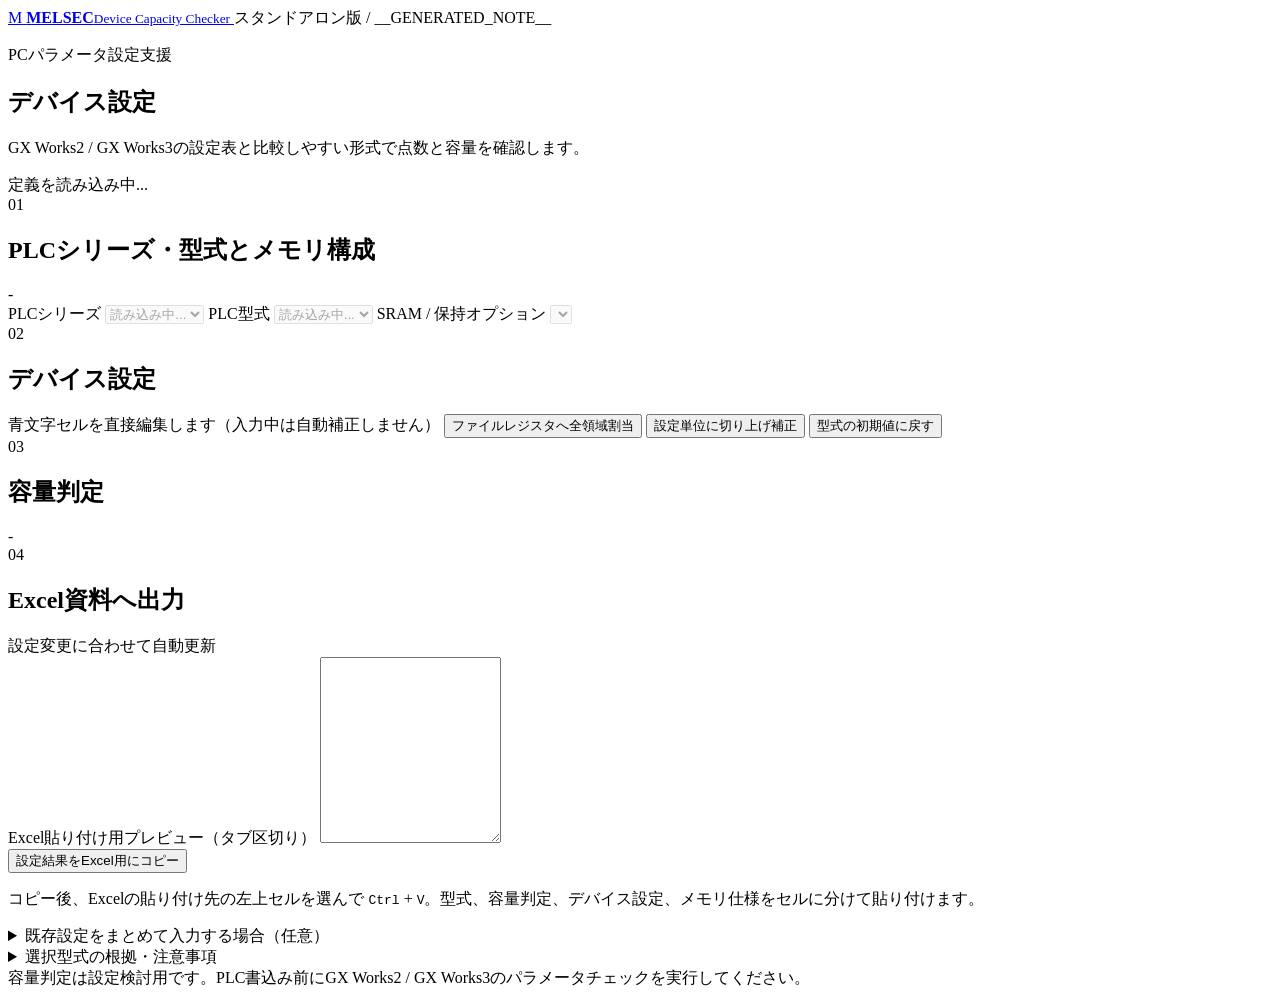
<file: src/site/index.template.html>
<!DOCTYPE html>
<html lang="ja">
<head>
    <meta charset="utf-8" />
    <meta name="viewport" content="width=device-width, initial-scale=1.0" />
    <title>デバイス容量チェック - MELSEC Device Capacity</title>
    <link rel="icon" href="[data-uri]" />
    <style>
__SITE_CSS__
    </style>
</head>
<body>
    <header class="app-header">
        <a class="brand" href="#">
            <span class="brand-mark" aria-hidden="true">M</span>
            <span><strong>MELSEC</strong><small>Device Capacity Checker</small></span>
        </a>
        <span class="header-note">スタンドアロン版 / __GENERATED_NOTE__</span>
    </header>
    <main role="main" class="app-shell">
<section class="hero">
    <div>
        <p class="eyebrow">PCパラメータ設定支援</p>
        <h1>デバイス設定</h1>
        <p>GX Works2 / GX Works3の設定表と比較しやすい形式で点数と容量を確認します。</p>
    </div>
    <div id="catalogStatus" class="catalog-status" role="status">定義を読み込み中...</div>
</section>

<section class="panel selector-panel" aria-labelledby="selectionHeading">
    <div class="section-heading">
        <div><span class="step-number">01</span><h2 id="selectionHeading">PLCシリーズ・型式とメモリ構成</h2></div>
        <span id="toolBadge" class="badge badge-neutral">-</span>
    </div>
    <div class="control-grid">
        <label class="field">
            <span>PLCシリーズ</span>
            <select id="seriesSelect" disabled><option>読み込み中...</option></select>
        </label>
        <label class="field">
            <span>PLC型式</span>
            <select id="modelSelect" disabled><option>読み込み中...</option></select>
        </label>
        <label class="field">
            <span>SRAM / 保持オプション</span>
            <select id="memorySelect" disabled></select>
        </label>
    </div>
    <div id="modelMeta" class="model-meta"></div>
    <div id="allocationFields" class="allocation-grid"></div>
    <div id="sharedMemoryPanel" class="shared-memory" hidden></div>
</section>

<section class="panel table-panel gx-parameter-panel" aria-labelledby="deviceHeading">
    <div class="section-heading">
        <div><span class="step-number">02</span><h2 id="deviceHeading">デバイス設定</h2><span id="deviceCount" class="subtle"></span></div>
        <div class="heading-actions">
            <span id="deviceActionStatus" class="subtle" role="status">青文字セルを直接編集します（入力中は自動補正しません）</span>
            <button id="allocateFileRegisterButton" type="button" class="button button-secondary">ファイルレジスタへ全領域割当</button>
            <button id="correctUnitsButton" type="button" class="button button-secondary">設定単位に切り上げ補正</button>
            <button id="resetButton" type="button" class="button button-ghost">型式の初期値に戻す</button>
        </div>
    </div>
    <div id="deviceFormHost" class="gx-form-host" aria-live="polite"></div>
</section>

<section aria-labelledby="summaryHeading">
    <div class="section-heading outside-heading">
        <div><span class="step-number">03</span><h2 id="summaryHeading">容量判定</h2></div>
        <span id="overallStatus" class="status-pill status-neutral">-</span>
    </div>
    <div id="summaryCards" class="summary-grid"></div>
    <div id="errorPanel" class="error-panel" hidden></div>
</section>

<section id="specificationPanel" class="panel specification-panel" aria-labelledby="specificationHeading" hidden>
    <div class="section-heading">
        <div><h2 id="specificationHeading">機種仕様・備考</h2></div>
        <span class="subtle">機種別JSON定義</span>
    </div>
    <div id="specificationContent"></div>
</section>

<section class="panel excel-output-panel" aria-labelledby="excelOutputHeading">
    <div class="section-heading">
        <div><span class="step-number">04</span><h2 id="excelOutputHeading">Excel資料へ出力</h2></div>
        <span id="copyStatus" class="subtle" role="status">設定変更に合わせて自動更新</span>
    </div>
    <div class="excel-output-layout">
        <label class="field excel-output-field">
            <span>Excel貼り付け用プレビュー（タブ区切り）</span>
            <textarea id="excelOutput" rows="12" readonly></textarea>
        </label>
        <div class="excel-output-actions">
            <button id="copyExcelButton" type="button" class="button button-primary">設定結果をExcel用にコピー</button>
            <p>コピー後、Excelの貼り付け先の左上セルを選んで <kbd>Ctrl</kbd> + <kbd>V</kbd>。型式、容量判定、デバイス設定、メモリ仕様をセルに分けて貼り付けます。</p>
        </div>
    </div>
</section>

<section class="panel optional-input-panel" aria-labelledby="pasteHeading">
    <details>
        <summary id="pasteHeading">既存設定をまとめて入力する場合（任意）</summary>
        <div class="paste-layout optional-input-content">
            <label class="field paste-field">
                <span>数値1列、または「記号＋数値」の2列</span>
                <textarea id="pasteInput" rows="4" placeholder="1列: 8K&#10;15K&#10;8K&#10;&#10;または2列:&#10;M&#9;15K&#10;D&#9;22K"></textarea>
            </label>
            <div class="paste-actions">
                <button id="applyPasteButton" type="button" class="button button-secondary">入力値を表へ反映</button>
                <button id="clearPasteButton" type="button" class="button button-ghost">入力欄をクリア</button>
                <p>新規設定では使用不要です。既存資料の数値を再利用するときだけ使用します。</p>
            </div>
        </div>
    </details>
</section>

<section class="panel source-panel" aria-labelledby="sourceHeading">
    <details>
        <summary id="sourceHeading">選択型式の根拠・注意事項</summary>
        <div id="sourceContent" class="source-content"></div>
    </details>
</section>

<noscript><div class="error-panel">このアプリは計算にJavaScriptを使用します。ブラウザーのJavaScriptを有効にしてください。</div></noscript>
    </main>
    <footer class="app-footer">容量判定は設定検討用です。PLC書込み前にGX Works2 / GX Works3のパラメータチェックを実行してください。</footer>
    <script id="catalog-data" type="application/json">__CATALOG_JSON__</script>
    <script>
__SITE_JS__
    </script>
</body>
</html>
</file>
